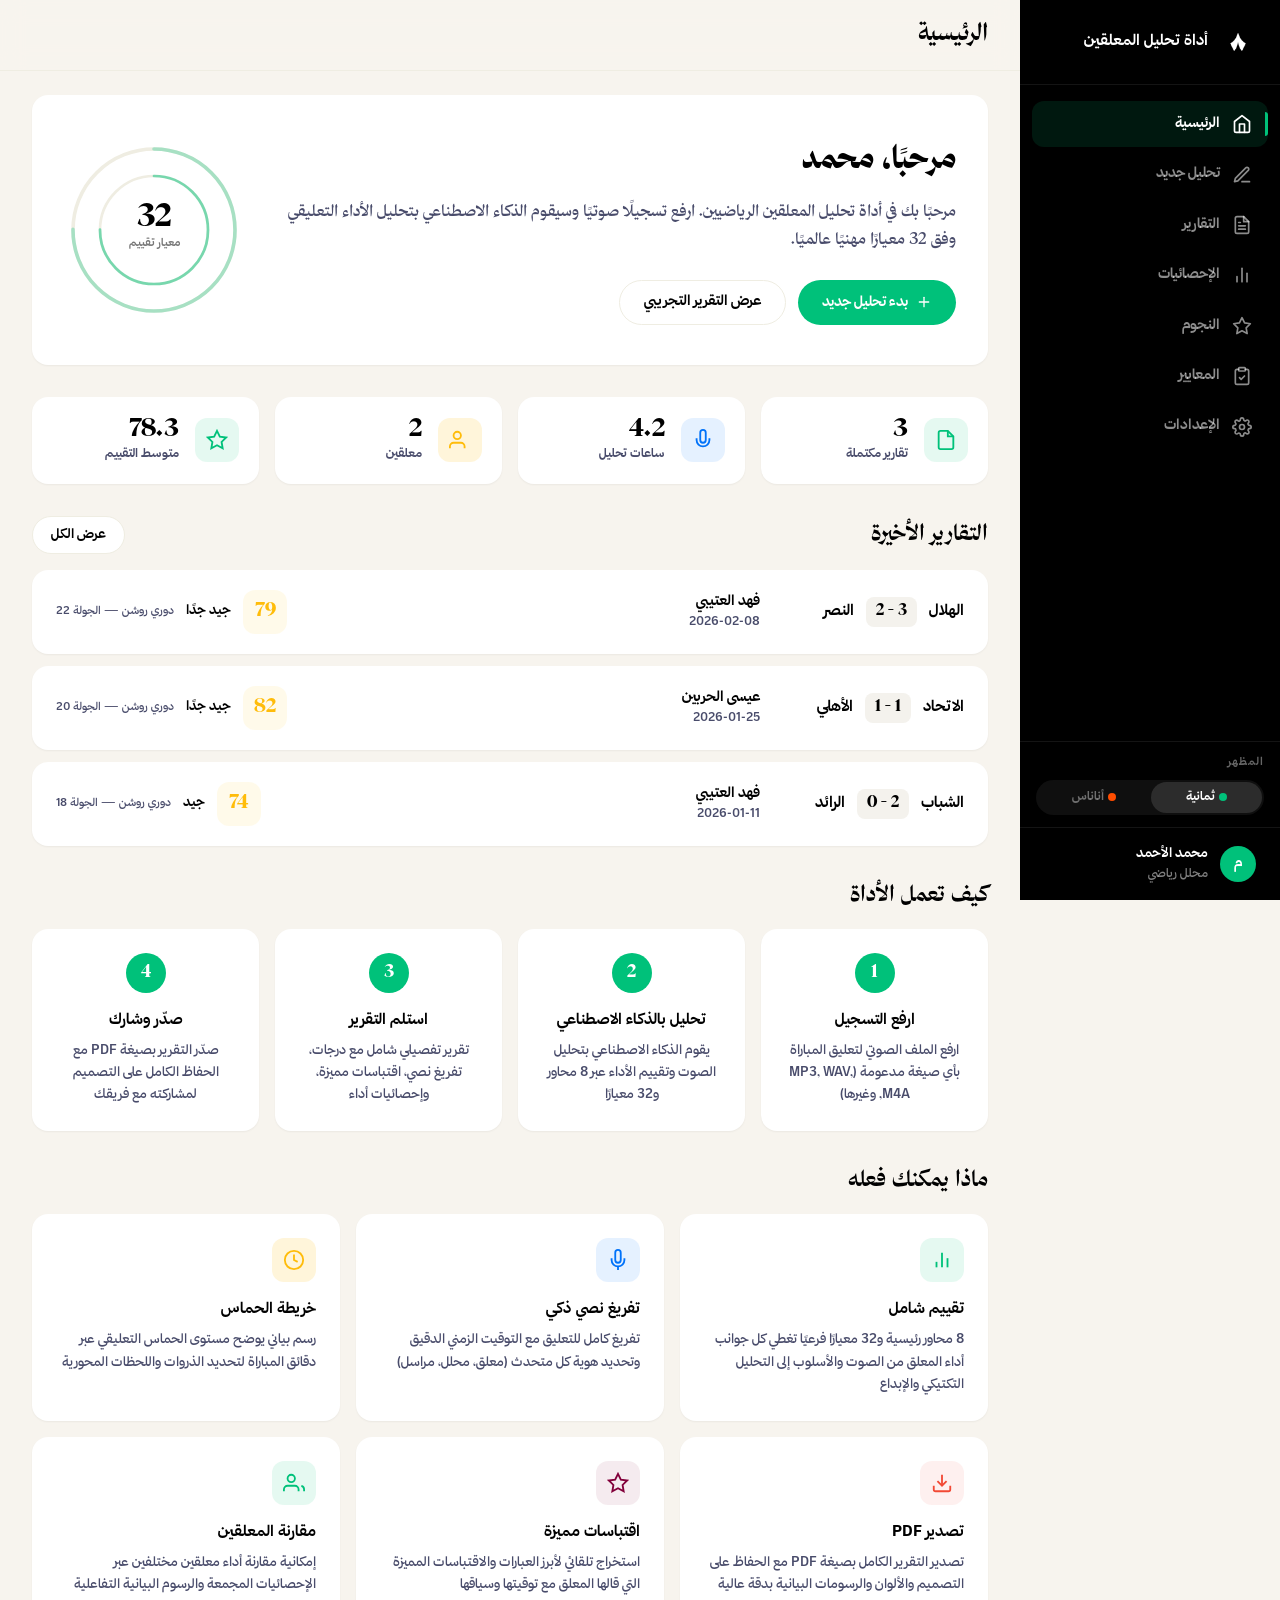
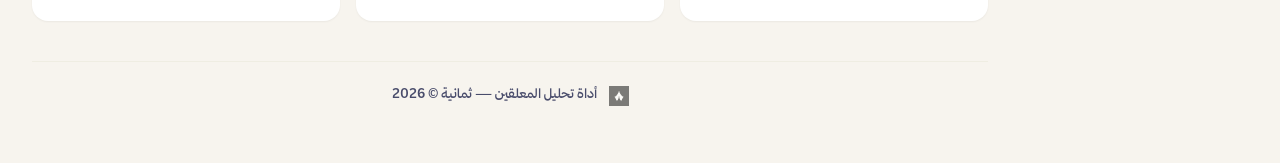
<file: index.html>
<!DOCTYPE html>
<html lang="ar" dir="rtl">
<head>
  <meta charset="UTF-8">
  <meta name="viewport" content="width=device-width, initial-scale=1.0">
  <title>أداة تحليل المعلقين — ثمانية</title>
  <link rel="icon" type="image/png" href="Usable/thamanyah.png">
  <link rel="stylesheet" href="styles.css">
</head>
<body>

  <!-- ═══════════ SIDEBAR ═══════════ -->
  <aside class="sidebar" id="sidebar">
    <div class="sidebar-header">
      <img src="Usable/thamanyah.png" alt="ثمانية" class="sidebar-logo">
      <span class="sidebar-brand">أداة تحليل المعلقين</span>
    </div>
    <nav class="sidebar-nav">
      <a href="#" class="nav-item active">
        <svg class="nav-icon" viewBox="0 0 24 24" fill="none" stroke="currentColor" stroke-width="2" stroke-linecap="round" stroke-linejoin="round"><path d="M3 9l9-7 9 7v11a2 2 0 0 1-2 2H5a2 2 0 0 1-2-2z"/><polyline points="9 22 9 12 15 12 15 22"/></svg>
        <span>الرئيسية</span>
      </a>
      <a href="#" class="nav-item">
        <svg class="nav-icon" viewBox="0 0 24 24" fill="none" stroke="currentColor" stroke-width="2" stroke-linecap="round" stroke-linejoin="round"><path d="M12 20h9"/><path d="M16.5 3.5a2.121 2.121 0 0 1 3 3L7 19l-4 1 1-4L16.5 3.5z"/></svg>
        <span>تحليل جديد</span>
      </a>
      <a href="#" class="nav-item">
        <svg class="nav-icon" viewBox="0 0 24 24" fill="none" stroke="currentColor" stroke-width="2" stroke-linecap="round" stroke-linejoin="round"><path d="M14 2H6a2 2 0 0 0-2 2v16a2 2 0 0 0 2 2h12a2 2 0 0 0 2-2V8z"/><polyline points="14 2 14 8 20 8"/><line x1="16" y1="13" x2="8" y2="13"/><line x1="16" y1="17" x2="8" y2="17"/><polyline points="10 9 9 9 8 9"/></svg>
        <span>التقارير</span>
      </a>
      <a href="#" class="nav-item">
        <svg class="nav-icon" viewBox="0 0 24 24" fill="none" stroke="currentColor" stroke-width="2" stroke-linecap="round" stroke-linejoin="round"><line x1="18" y1="20" x2="18" y2="10"/><line x1="12" y1="20" x2="12" y2="4"/><line x1="6" y1="20" x2="6" y2="14"/></svg>
        <span>الإحصائيات</span>
      </a>
      <a href="#" class="nav-item">
        <svg class="nav-icon" viewBox="0 0 24 24" fill="none" stroke="currentColor" stroke-width="2" stroke-linecap="round" stroke-linejoin="round"><polygon points="12 2 15.09 8.26 22 9.27 17 14.14 18.18 21.02 12 17.77 5.82 21.02 7 14.14 2 9.27 8.91 8.26 12 2"/></svg>
        <span>النجوم</span>
      </a>
      <a href="#" class="nav-item">
        <svg class="nav-icon" viewBox="0 0 24 24" fill="none" stroke="currentColor" stroke-width="2" stroke-linecap="round" stroke-linejoin="round"><path d="M16 4h2a2 2 0 0 1 2 2v14a2 2 0 0 1-2 2H6a2 2 0 0 1-2-2V6a2 2 0 0 1 2-2h2"/><rect x="8" y="2" width="8" height="4" rx="1" ry="1"/><path d="M9 14l2 2 4-4"/></svg>
        <span>المعايير</span>
      </a>
      <a href="#" class="nav-item">
        <svg class="nav-icon" viewBox="0 0 24 24" fill="none" stroke="currentColor" stroke-width="2" stroke-linecap="round" stroke-linejoin="round"><circle cx="12" cy="12" r="3"/><path d="M19.4 15a1.65 1.65 0 0 0 .33 1.82l.06.06a2 2 0 0 1 0 2.83 2 2 0 0 1-2.83 0l-.06-.06a1.65 1.65 0 0 0-1.82-.33 1.65 1.65 0 0 0-1 1.51V21a2 2 0 0 1-2 2 2 2 0 0 1-2-2v-.09A1.65 1.65 0 0 0 9 19.4a1.65 1.65 0 0 0-1.82.33l-.06.06a2 2 0 0 1-2.83 0 2 2 0 0 1 0-2.83l.06-.06A1.65 1.65 0 0 0 4.68 15a1.65 1.65 0 0 0-1.51-1H3a2 2 0 0 1-2-2 2 2 0 0 1 2-2h.09A1.65 1.65 0 0 0 4.6 9a1.65 1.65 0 0 0-.33-1.82l-.06-.06a2 2 0 0 1 0-2.83 2 2 0 0 1 2.83 0l.06.06A1.65 1.65 0 0 0 9 4.68a1.65 1.65 0 0 0 1-1.51V3a2 2 0 0 1 2-2 2 2 0 0 1 2 2v.09a1.65 1.65 0 0 0 1 1.51 1.65 1.65 0 0 0 1.82-.33l.06-.06a2 2 0 0 1 2.83 0 2 2 0 0 1 0 2.83l-.06.06a1.65 1.65 0 0 0-.33 1.82V9a1.65 1.65 0 0 0 1.51 1H21a2 2 0 0 1 2 2 2 2 0 0 1-2 2h-.09a1.65 1.65 0 0 0-1.51 1z"/></svg>
        <span>الإعدادات</span>
      </a>
    </nav>
    <!-- Theme Switcher -->
    <div class="sidebar-theme-switcher">
      <span class="theme-switcher-label">المظهر</span>
      <div class="theme-switcher-toggle" id="themeSwitcher" onclick="toggleTheme()">
        <div class="theme-option theme-option-thmanyah active" data-theme="thmanyah">
          <span class="theme-dot" style="background:#00C17A;"></span>
          <span>ثمانية</span>
        </div>
        <div class="theme-option theme-option-ananas" data-theme="ananas">
          <span class="theme-dot" style="background:#FF4D00;"></span>
          <span>أناناس</span>
        </div>
      </div>
    </div>
    <div class="sidebar-footer">
      <div class="sidebar-user">
        <div class="user-avatar">م</div>
        <div class="user-info">
          <span class="user-name">محمد الأحمد</span>
          <span class="user-role">محلل رياضي</span>
        </div>
      </div>
    </div>
  </aside>

  <!-- ═══════════ MAIN CONTENT ═══════════ -->
  <main class="main-content">
    <header class="top-bar">
      <button class="menu-toggle" id="menuToggle" aria-label="القائمة">
        <svg viewBox="0 0 24 24" fill="none" stroke="currentColor" stroke-width="2"><line x1="3" y1="12" x2="21" y2="12"/><line x1="3" y1="6" x2="21" y2="6"/><line x1="3" y1="18" x2="21" y2="18"/></svg>
      </button>
      <div class="top-bar-content">
        <h1 class="page-title" id="pageTitle">الرئيسية</h1>
        <div class="top-bar-actions" id="topBarActions" style="display:none;">
          <button class="btn btn-secondary btn-sm" id="exportExcelBtn" onclick="exportExcel()">
            <svg class="btn-icon" viewBox="0 0 24 24" fill="none" stroke="currentColor" stroke-width="2" stroke-linecap="round" stroke-linejoin="round"><rect x="3" y="3" width="18" height="18" rx="2"/><line x1="9" y1="3" x2="9" y2="21"/><line x1="3" y1="9" x2="21" y2="9"/><line x1="3" y1="15" x2="21" y2="15"/></svg>
            <span>تصدير Excel</span>
          </button>
          <button class="btn btn-secondary btn-sm" id="exportPdfBtn" onclick="exportPDF()">
            <svg class="btn-icon" viewBox="0 0 24 24" fill="none" stroke="currentColor" stroke-width="2" stroke-linecap="round" stroke-linejoin="round"><path d="M21 15v4a2 2 0 0 1-2 2H5a2 2 0 0 1-2-2v-4"/><polyline points="7 10 12 15 17 10"/><line x1="12" y1="15" x2="12" y2="3"/></svg>
            <span>تصدير PDF</span>
          </button>
          <button class="btn btn-primary btn-sm" onclick="startNewAnalysis()">
            <svg class="btn-icon" viewBox="0 0 24 24" fill="none" stroke="currentColor" stroke-width="2" stroke-linecap="round" stroke-linejoin="round"><line x1="12" y1="5" x2="12" y2="19"/><line x1="5" y1="12" x2="19" y2="12"/></svg>
            <span>تحليل جديد</span>
          </button>
        </div>
      </div>
    </header>

    <!-- ═══════════ VIEW: HOME / DASHBOARD ═══════════ -->
    <div class="view view-home view-active">
      <div class="content-scroll">
        <div class="dashboard-container">

          <!-- Welcome Hero -->
          <div class="dash-welcome">
            <div class="dash-welcome-text">
              <h2 class="dash-welcome-title">مرحبًا، محمد</h2>
              <p class="dash-welcome-desc">مرحبًا بك في أداة تحليل المعلقين الرياضيين. ارفع تسجيلًا صوتيًا وسيقوم الذكاء الاصطناعي بتحليل الأداء التعليقي وفق 32 معيارًا مهنيًا عالميًا.</p>
              <div class="dash-welcome-actions">
                <button class="btn btn-accent" onclick="navigateTo('upload')">
                  <svg class="btn-icon" viewBox="0 0 24 24" fill="none" stroke="currentColor" stroke-width="2" stroke-linecap="round" stroke-linejoin="round"><line x1="12" y1="5" x2="12" y2="19"/><line x1="5" y1="12" x2="19" y2="12"/></svg>
                  بدء تحليل جديد
                </button>
                <a href="dummy.html" class="btn btn-secondary">عرض التقرير التجريبي</a>
              </div>
            </div>
            <div class="dash-welcome-visual">
              <svg viewBox="0 0 200 200" fill="none">
                <circle cx="100" cy="100" r="90" stroke="#EFEDE2" stroke-width="4"/>
                <circle cx="100" cy="100" r="90" stroke="#00C17A" stroke-width="4" stroke-linecap="round" stroke-dasharray="565.48" stroke-dashoffset="141.37" transform="rotate(-90 100 100)" opacity="0.3"/>
                <circle cx="100" cy="100" r="60" stroke="#EFEDE2" stroke-width="3"/>
                <circle cx="100" cy="100" r="60" stroke="#00C17A" stroke-width="3" stroke-linecap="round" stroke-dasharray="376.99" stroke-dashoffset="94.25" transform="rotate(-90 100 100)" opacity="0.5"/>
                <text x="100" y="95" text-anchor="middle" font-size="36" font-weight="900" fill="#000" font-family="var(--font-display)">32</text>
                <text x="100" y="118" text-anchor="middle" font-size="12" font-weight="600" fill="#777" font-family="var(--font-ui)">معيار تقييم</text>
              </svg>
            </div>
          </div>

          <!-- Quick Stats Row -->
          <div class="dash-stats-row">
            <div class="dash-stat-card">
              <div class="dash-stat-icon" style="background:rgba(0,193,122,0.1);color:#00C17A;">
                <svg viewBox="0 0 24 24" fill="none" stroke="currentColor" stroke-width="2"><path d="M14 2H6a2 2 0 0 0-2 2v16a2 2 0 0 0 2 2h12a2 2 0 0 0 2-2V8z"/><polyline points="14 2 14 8 20 8"/></svg>
              </div>
              <div class="dash-stat-info">
                <span class="dash-stat-value">3</span>
                <span class="dash-stat-label">تقارير مكتملة</span>
              </div>
            </div>
            <div class="dash-stat-card">
              <div class="dash-stat-icon" style="background:rgba(0,114,249,0.1);color:#0072F9;">
                <svg viewBox="0 0 24 24" fill="none" stroke="currentColor" stroke-width="2"><path d="M12 1a3 3 0 0 0-3 3v8a3 3 0 0 0 6 0V4a3 3 0 0 0-3-3z"/><path d="M19 10v2a7 7 0 0 1-14 0v-2"/></svg>
              </div>
              <div class="dash-stat-info">
                <span class="dash-stat-value">4.2</span>
                <span class="dash-stat-label">ساعات تحليل</span>
              </div>
            </div>
            <div class="dash-stat-card">
              <div class="dash-stat-icon" style="background:rgba(255,188,10,0.15);color:#FFBC0A;">
                <svg viewBox="0 0 24 24" fill="none" stroke="currentColor" stroke-width="2"><path d="M17 21v-2a4 4 0 0 0-4-4H5a4 4 0 0 0-4 4v2"/><circle cx="9" cy="7" r="4"/></svg>
              </div>
              <div class="dash-stat-info">
                <span class="dash-stat-value">2</span>
                <span class="dash-stat-label">معلقين</span>
              </div>
            </div>
            <div class="dash-stat-card">
              <div class="dash-stat-icon" style="background:rgba(0,193,122,0.1);color:#00C17A;">
                <svg viewBox="0 0 24 24" fill="none" stroke="currentColor" stroke-width="2"><polygon points="12 2 15.09 8.26 22 9.27 17 14.14 18.18 21.02 12 17.77 5.82 21.02 7 14.14 2 9.27 8.91 8.26 12 2"/></svg>
              </div>
              <div class="dash-stat-info">
                <span class="dash-stat-value">78.3</span>
                <span class="dash-stat-label">متوسط التقييم</span>
              </div>
            </div>
          </div>

          <!-- Recent Reports -->
          <div class="dash-section">
            <div class="dash-section-header">
              <h3 class="dash-section-title">التقارير الأخيرة</h3>
              <button class="btn btn-secondary btn-sm" onclick="navigateTo('reports')">عرض الكل</button>
            </div>
            <div class="dash-reports-list" id="dashRecentReports"></div>
          </div>

          <!-- How It Works -->
          <div class="dash-section">
            <h3 class="dash-section-title">كيف تعمل الأداة</h3>
            <div class="dash-steps-grid">
              <div class="dash-step-card">
                <div class="dash-step-num">1</div>
                <h4 class="dash-step-title">ارفع التسجيل</h4>
                <p class="dash-step-desc">ارفع الملف الصوتي لتعليق المباراة بأي صيغة مدعومة (MP3, WAV, M4A, وغيرها)</p>
              </div>
              <div class="dash-step-card">
                <div class="dash-step-num">2</div>
                <h4 class="dash-step-title">تحليل بالذكاء الاصطناعي</h4>
                <p class="dash-step-desc">يقوم الذكاء الاصطناعي بتحليل الصوت وتقييم الأداء عبر 8 محاور و32 معيارًا</p>
              </div>
              <div class="dash-step-card">
                <div class="dash-step-num">3</div>
                <h4 class="dash-step-title">استلم التقرير</h4>
                <p class="dash-step-desc">تقرير تفصيلي شامل مع درجات، تفريغ نصي، اقتباسات مميزة، وإحصائيات أداء</p>
              </div>
              <div class="dash-step-card">
                <div class="dash-step-num">4</div>
                <h4 class="dash-step-title">صدّر وشارك</h4>
                <p class="dash-step-desc">صدّر التقرير بصيغة PDF مع الحفاظ الكامل على التصميم لمشاركته مع فريقك</p>
              </div>
            </div>
          </div>

          <!-- Feature Highlights -->
          <div class="dash-section">
            <h3 class="dash-section-title">ماذا يمكنك فعله</h3>
            <div class="dash-features-grid">
              <div class="dash-feature-card">
                <div class="dash-feature-icon" style="background:rgba(0,193,122,0.1);color:#00C17A;">
                  <svg viewBox="0 0 24 24" fill="none" stroke="currentColor" stroke-width="2"><line x1="18" y1="20" x2="18" y2="10"/><line x1="12" y1="20" x2="12" y2="4"/><line x1="6" y1="20" x2="6" y2="14"/></svg>
                </div>
                <h4>تقييم شامل</h4>
                <p>8 محاور رئيسية و32 معيارًا فرعيًا تغطي كل جوانب أداء المعلق من الصوت والأسلوب إلى التحليل التكتيكي والإبداع</p>
              </div>
              <div class="dash-feature-card">
                <div class="dash-feature-icon" style="background:rgba(0,114,249,0.1);color:#0072F9;">
                  <svg viewBox="0 0 24 24" fill="none" stroke="currentColor" stroke-width="2"><path d="M12 1a3 3 0 0 0-3 3v8a3 3 0 0 0 6 0V4a3 3 0 0 0-3-3z"/><path d="M19 10v2a7 7 0 0 1-14 0v-2"/><line x1="12" y1="19" x2="12" y2="23"/></svg>
                </div>
                <h4>تفريغ نصي ذكي</h4>
                <p>تفريغ كامل للتعليق مع التوقيت الزمني الدقيق وتحديد هوية كل متحدث (معلق، محلل، مراسل)</p>
              </div>
              <div class="dash-feature-card">
                <div class="dash-feature-icon" style="background:rgba(255,188,10,0.15);color:#FFBC0A;">
                  <svg viewBox="0 0 24 24" fill="none" stroke="currentColor" stroke-width="2"><circle cx="12" cy="12" r="10"/><polyline points="12 6 12 12 16 14"/></svg>
                </div>
                <h4>خريطة الحماس</h4>
                <p>رسم بياني يوضح مستوى الحماس التعليقي عبر دقائق المباراة لتحديد الذروات واللحظات المحورية</p>
              </div>
              <div class="dash-feature-card">
                <div class="dash-feature-icon" style="background:rgba(242,73,53,0.08);color:#F24935;">
                  <svg viewBox="0 0 24 24" fill="none" stroke="currentColor" stroke-width="2"><path d="M21 15v4a2 2 0 0 1-2 2H5a2 2 0 0 1-2-2v-4"/><polyline points="7 10 12 15 17 10"/><line x1="12" y1="15" x2="12" y2="3"/></svg>
                </div>
                <h4>تصدير PDF</h4>
                <p>تصدير التقرير الكامل بصيغة PDF مع الحفاظ على التصميم والألوان والرسومات البيانية بدقة عالية</p>
              </div>
              <div class="dash-feature-card">
                <div class="dash-feature-icon" style="background:rgba(130,0,58,0.08);color:#82003A;">
                  <svg viewBox="0 0 24 24" fill="none" stroke="currentColor" stroke-width="2"><polygon points="12 2 15.09 8.26 22 9.27 17 14.14 18.18 21.02 12 17.77 5.82 21.02 7 14.14 2 9.27 8.91 8.26 12 2"/></svg>
                </div>
                <h4>اقتباسات مميزة</h4>
                <p>استخراج تلقائي لأبرز العبارات والاقتباسات المميزة التي قالها المعلق مع توقيتها وسياقها</p>
              </div>
              <div class="dash-feature-card">
                <div class="dash-feature-icon" style="background:rgba(0,193,122,0.1);color:#00C17A;">
                  <svg viewBox="0 0 24 24" fill="none" stroke="currentColor" stroke-width="2"><path d="M17 21v-2a4 4 0 0 0-4-4H5a4 4 0 0 0-4 4v2"/><circle cx="9" cy="7" r="4"/><path d="M23 21v-2a4 4 0 0 0-3-3.87"/></svg>
                </div>
                <h4>مقارنة المعلقين</h4>
                <p>إمكانية مقارنة أداء معلقين مختلفين عبر الإحصائيات المجمعة والرسوم البيانية التفاعلية</p>
              </div>
            </div>
          </div>

        </div>

        <footer class="page-footer">
          <div class="footer-content">
            <img src="Usable/thamanyah.png" alt="ثمانية" class="footer-logo">
            <span class="footer-text">أداة تحليل المعلقين — ثمانية &copy; 2026</span>
          </div>
        </footer>
      </div>
    </div>

    <!-- ═══════════ VIEW: UPLOAD ═══════════ -->
    <div class="view view-upload">
      <div class="content-scroll">
        <div class="upload-container">
          <div class="upload-hero">
            <div class="upload-hero-icon">
              <svg viewBox="0 0 24 24" fill="none" stroke="currentColor" stroke-width="1.5" stroke-linecap="round" stroke-linejoin="round">
                <path d="M12 1a3 3 0 0 0-3 3v8a3 3 0 0 0 6 0V4a3 3 0 0 0-3-3z"/>
                <path d="M19 10v2a7 7 0 0 1-14 0v-2"/>
                <line x1="12" y1="19" x2="12" y2="23"/>
                <line x1="8" y1="23" x2="16" y2="23"/>
              </svg>
            </div>
            <h2 class="upload-hero-title">تحليل تعليق مباراة جديدة</h2>
            <p class="upload-hero-desc">ارفع التسجيل الصوتي للتعليق وسيقوم الذكاء الاصطناعي بتحليل الأداء وفق أعلى المعايير المهنية</p>
          </div>

          <div class="upload-drop-zone" id="dropZone">
            <div class="drop-zone-content">
              <div class="drop-zone-icon">
                <svg viewBox="0 0 24 24" fill="none" stroke="currentColor" stroke-width="2" stroke-linecap="round" stroke-linejoin="round">
                  <path d="M21 15v4a2 2 0 0 1-2 2H5a2 2 0 0 1-2-2v-4"/>
                  <polyline points="17 8 12 3 7 8"/>
                  <line x1="12" y1="3" x2="12" y2="15"/>
                </svg>
              </div>
              <p class="drop-zone-text">اسحب الملف الصوتي وأفلته هنا</p>
              <p class="drop-zone-or">أو</p>
              <button class="btn btn-primary" id="browseBtn">اختر ملفًا من جهازك</button>
              <input type="file" id="fileInput" accept="audio/*,.wav,.mp3,.ogg,.flac,.m4a,.aac,.aiff" hidden>
              <p class="drop-zone-formats">الصيغ المدعومة: WAV, MP3, OGG, FLAC, M4A, AAC, AIFF — الحد الأقصى: ٢٠٠ ميغابايت</p>
            </div>
          </div>

          <div id="fileInfo" style="display:none;"></div>

          <button class="btn btn-accent btn-lg" id="analyzeBtn" style="display:none;">
            <svg class="btn-icon" viewBox="0 0 24 24" fill="none" stroke="currentColor" stroke-width="2" stroke-linecap="round" stroke-linejoin="round"><polygon points="5 3 19 12 5 21 5 3"/></svg>
            بدء التحليل
          </button>
        </div>

        <footer class="page-footer">
          <div class="footer-content">
            <img src="Usable/thamanyah.png" alt="ثمانية" class="footer-logo">
            <span class="footer-text">أداة تحليل المعلقين — ثمانية &copy; ٢٠٢٦</span>
          </div>
        </footer>
      </div>
    </div>

    <!-- ═══════════ VIEW: LOADING ═══════════ -->
    <div class="view view-loading">
      <div class="content-scroll">
        <div class="loading-container">
          <div class="loading-visual">
            <div class="loading-pulse-ring"></div>
            <div class="loading-icon">
              <svg viewBox="0 0 24 24" fill="none" stroke="currentColor" stroke-width="2" stroke-linecap="round" stroke-linejoin="round">
                <path d="M12 1a3 3 0 0 0-3 3v8a3 3 0 0 0 6 0V4a3 3 0 0 0-3-3z"/>
                <path d="M19 10v2a7 7 0 0 1-14 0v-2"/>
                <line x1="12" y1="19" x2="12" y2="23"/>
                <line x1="8" y1="23" x2="16" y2="23"/>
              </svg>
            </div>
          </div>

          <div class="loading-timer-display">
            <span id="loadingTimer">٠:٠٠</span>
          </div>

          <p class="loading-message" id="loadingMessage">جارٍ تجهيز الملف الصوتي...</p>

          <div class="loading-progress-bar">
            <div class="loading-progress-fill" id="loadingProgressFill"></div>
          </div>

          <div class="loading-steps" id="loadingSteps">
            <div class="loading-step active">
              <div class="step-dot"></div>
              <span class="step-label">تجهيز الملف</span>
            </div>
            <div class="loading-step">
              <div class="step-dot"></div>
              <span class="step-label">الإرسال</span>
            </div>
            <div class="loading-step">
              <div class="step-dot"></div>
              <span class="step-label">التحليل</span>
            </div>
            <div class="loading-step">
              <div class="step-dot"></div>
              <span class="step-label">إنشاء التقرير</span>
            </div>
          </div>

          <button class="btn btn-secondary" onclick="cancelAnalysis()">إلغاء</button>
        </div>
      </div>
    </div>

    <!-- ═══════════ VIEW: REPORT ═══════════ -->
    <div class="view view-report">
      <div class="content-scroll">
        <div class="report-content">

          <!-- Match Banner -->
          <section class="match-banner">
            <div class="match-banner-inner">
              <div class="match-teams">
                <div class="team">
                  <div class="team-badge team-a" id="rTeamABadge"></div>
                  <span class="team-name" id="rTeamAName"></span>
                </div>
                <div class="match-score-display">
                  <span class="match-result" id="rMatchScore"></span>
                  <span class="match-label" id="rMatchLabel"></span>
                  <span class="match-date" id="rMatchDate"></span>
                </div>
                <div class="team">
                  <div class="team-badge team-b" id="rTeamBBadge"></div>
                  <span class="team-name" id="rTeamBName"></span>
                </div>
              </div>
              <div class="commentator-info">
                <div class="commentator-avatar" id="rCommentatorAvatar"></div>
                <div class="commentator-details">
                  <span class="commentator-label">المعلق</span>
                  <span class="commentator-name" id="rCommentatorName"></span>
                  <span class="commentator-channel" id="rCommentatorChannel"></span>
                </div>
              </div>
            </div>
          </section>

          <!-- Video Link -->
          <section class="video-link-section" id="rVideoSection" style="display:none;">
            <div class="card video-link-card">
              <div class="video-link-inner">
                <div class="video-link-icon">
                  <svg viewBox="0 0 24 24" fill="none" stroke="currentColor" stroke-width="2" stroke-linecap="round" stroke-linejoin="round"><polygon points="23 7 16 12 23 17 23 7"/><rect x="1" y="5" width="15" height="14" rx="2" ry="2"/></svg>
                </div>
                <div class="video-link-info">
                  <span class="video-link-label">رابط الفيديو — مستورد من Mimir</span>
                  <a class="video-link-url" id="rVideoUrl" href="#" target="_blank" rel="noopener"></a>
                </div>
                <a class="btn btn-primary btn-sm" id="rVideoBtn" href="#" target="_blank" rel="noopener">
                  <svg class="btn-icon" viewBox="0 0 24 24" fill="none" stroke="currentColor" stroke-width="2"><polygon points="5 3 19 12 5 21 5 3"/></svg>
                  مشاهدة
                </a>
              </div>
            </div>
          </section>

          <!-- Overall Score -->
          <section class="score-hero">
            <div class="score-hero-main">
              <div class="score-ring-container">
                <svg class="score-ring" viewBox="0 0 160 160">
                  <circle class="score-ring-bg" cx="80" cy="80" r="70" fill="none" stroke="#EFEDE2" stroke-width="10"/>
                  <circle class="score-ring-fill" cx="80" cy="80" r="70" fill="none" stroke="#00C17A" stroke-width="10" stroke-linecap="round"
                    stroke-dasharray="439.82" stroke-dashoffset="439.82" transform="rotate(-90 80 80)"/>
                </svg>
                <div class="score-ring-value">
                  <span class="score-number" id="rOverallScore">٠</span>
                  <span class="score-max">/ ١٠٠</span>
                </div>
              </div>
              <div class="score-hero-text">
                <h2 class="score-hero-title">التقييم العام</h2>
                <p class="score-hero-desc" id="rOverallSummary"></p>
                <div class="score-tags" id="rOverallTags"></div>
              </div>
            </div>
          </section>

          <!-- Category Cards (dynamically populated) -->
          <section class="category-cards" id="rCategoryCards"></section>

          <!-- Performance Statistics -->
          <section class="stats-section">
            <div class="card stats-card">
              <h2 class="card-title">احصائيات الأداء</h2>
              <div class="stats-grid" id="rPerformanceStats"></div>
            </div>
          </section>

          <!-- Detailed Breakdown -->
          <section class="detail-section">
            <div class="card detail-card">
              <div class="card-header">
                <h2 class="card-title">التحليل التفصيلي</h2>
                <div class="card-tabs">
                  <button class="tab active">جميع المعايير</button>
                  <button class="tab">نقاط القوة</button>
                  <button class="tab">يحتاج تحسين</button>
                </div>
              </div>
              <div class="criteria-list" id="rCriteriaList"></div>
            </div>
          </section>

          <!-- Radar Chart + Excitement Timeline -->
          <section class="two-col-section">
            <div class="card radar-card">
              <h2 class="card-title">مخطط الأداء</h2>
              <div class="radar-container" id="rRadarChart"></div>
            </div>
            <div class="card excitement-card" id="rExcitementSection">
              <h2 class="card-title">خريطة الحماس</h2>
              <p class="card-subtitle">مستوى الحماس التعليقي عبر دقائق المباراة</p>
              <div class="excitement-bars" id="rExcitementBars"></div>
            </div>
          </section>

          <!-- Notable Quotes -->
          <section id="rQuotesSection">
            <div class="card quotes-card">
              <h2 class="card-title">اقتباسات مميزة</h2>
              <div class="quotes-grid" id="rNotableQuotes"></div>
            </div>
          </section>

          <!-- Transcription -->
          <section class="transcription-section" id="rTranscriptionSection" style="display:none;">
            <div class="card transcription-card">
              <div class="card-header">
                <h2 class="card-title">التفريغ النصي الكامل</h2>
                <button class="btn btn-secondary btn-sm" id="transcriptionToggle" onclick="toggleTranscription()">عرض الكل</button>
              </div>
              <div class="transcription-content" id="rTranscriptionContent">
                <div class="transcription-list" id="rTranscriptionList"></div>
              </div>
            </div>
          </section>

          <!-- Key Moments + Side Column -->
          <section class="two-col-section">
            <div class="card moments-card">
              <h2 class="card-title">اللحظات المحورية</h2>
              <div class="moments-list" id="rMomentsList"></div>
            </div>
            <div class="side-col">
              <div class="card strengths-card">
                <h2 class="card-title">نقاط القوة</h2>
                <ul class="strengths-list" id="rStrengthsList"></ul>
              </div>
              <div class="card improvements-card">
                <h2 class="card-title">مجالات التحسين</h2>
                <ul class="improvements-list" id="rImprovementsList"></ul>
              </div>
            </div>
          </section>

          <!-- Footer -->
          <footer class="page-footer">
            <div class="footer-content">
              <img src="Usable/thamanyah.png" alt="ثمانية" class="footer-logo">
              <span class="footer-text">أداة تحليل المعلقين — ثمانية &copy; ٢٠٢٦</span>
            </div>
          </footer>

        </div>
      </div>
    </div>

    <!-- ═══════════ VIEW: REPORTS LIST ═══════════ -->
    <div class="view view-reports">
      <div class="content-scroll">
        <div class="reports-container">

          <div class="reports-header">
            <div class="reports-header-text">
              <h2 class="reports-title">جميع التقارير</h2>
              <p class="reports-subtitle">جميع تقارير تحليل المعلقين السابقة. يمكنك إعادة فتح أي تقرير أو تصديره بصيغة PDF.</p>
            </div>
            <button class="btn btn-accent" onclick="navigateTo('upload')">
              <svg class="btn-icon" viewBox="0 0 24 24" fill="none" stroke="currentColor" stroke-width="2"><line x1="12" y1="5" x2="12" y2="19"/><line x1="5" y1="12" x2="19" y2="12"/></svg>
              تحليل جديد
            </button>
          </div>

          <!-- Filter Bar -->
          <div class="reports-filter-bar">
            <div class="reports-search">
              <svg class="reports-search-icon" viewBox="0 0 24 24" fill="none" stroke="currentColor" stroke-width="2"><circle cx="11" cy="11" r="8"/><line x1="21" y1="21" x2="16.65" y2="16.65"/></svg>
              <input type="text" class="reports-search-input" placeholder="ابحث بالمعلق أو الفريق أو القناة..." id="reportsSearchInput">
            </div>
            <div class="reports-filter-group">
              <select class="reports-select" id="reportsRoleFilter">
                <option value="all">جميع الأدوار</option>
                <option value="معلق">معلق</option>
                <option value="مقدم">مقدم</option>
                <option value="مراسل">مراسل</option>
                <option value="محلل">محلل</option>
              </select>
              <select class="reports-select" id="reportsScoreFilter">
                <option value="all">جميع التقييمات</option>
                <option value="90-100">ممتاز (90-100)</option>
                <option value="80-89">جيد جدًا (80-89)</option>
                <option value="70-79">جيد (70-79)</option>
                <option value="60-69">مقبول (60-69)</option>
                <option value="0-59">يحتاج تحسين (أقل من 60)</option>
              </select>
              <select class="reports-select" id="reportsDateFilter">
                <option value="all">جميع الفترات</option>
                <option value="7">آخر أسبوع</option>
                <option value="30">آخر شهر</option>
                <option value="90">آخر 3 أشهر</option>
                <option value="180">آخر 6 أشهر</option>
              </select>
              <select class="reports-select" id="reportsSortSelect">
                <option value="date-desc">الأحدث أولًا</option>
                <option value="date-asc">الأقدم أولًا</option>
                <option value="score-desc">الأعلى تقييمًا</option>
                <option value="score-asc">الأقل تقييمًا</option>
              </select>
            </div>
          </div>

          <!-- Bulk Export Bar -->
          <div class="reports-export-bar">
            <span class="reports-export-label">تصدير التقارير المعروضة:</span>
            <button class="btn btn-secondary btn-sm" onclick="exportFilteredReportsPDF()">
              <svg class="btn-icon" viewBox="0 0 24 24" fill="none" stroke="currentColor" stroke-width="2"><path d="M21 15v4a2 2 0 0 1-2 2H5a2 2 0 0 1-2-2v-4"/><polyline points="7 10 12 15 17 10"/><line x1="12" y1="15" x2="12" y2="3"/></svg>
              PDF
            </button>
            <button class="btn btn-secondary btn-sm" onclick="exportFilteredReportsExcel()">
              <svg class="btn-icon" viewBox="0 0 24 24" fill="none" stroke="currentColor" stroke-width="2"><rect x="3" y="3" width="18" height="18" rx="2"/><line x1="9" y1="3" x2="9" y2="21"/><line x1="3" y1="9" x2="21" y2="9"/></svg>
              Excel
            </button>
          </div>

          <!-- Reports Grid -->
          <div class="reports-grid" id="reportsGrid"></div>

          <!-- Demo Report Link -->
          <div class="reports-demo-banner">
            <div class="reports-demo-text">
              <h4>التقرير التجريبي</h4>
              <p>شاهد مثالًا كاملًا لتقرير تحليل المعلق فهد العتيبي في مباراة الهلال والنصر مع كل الميزات والرسوم البيانية</p>
            </div>
            <a href="dummy.html" class="btn btn-primary btn-sm">عرض التقرير التجريبي</a>
          </div>

        </div>

        <footer class="page-footer">
          <div class="footer-content">
            <img src="Usable/thamanyah.png" alt="ثمانية" class="footer-logo">
            <span class="footer-text">أداة تحليل المعلقين — ثمانية &copy; 2026</span>
          </div>
        </footer>
      </div>
    </div>

    <!-- ═══════════ VIEW: STATISTICS ═══════════ -->
    <div class="view view-statistics">
      <div class="content-scroll">
        <div class="stats-page-container">

          <div class="stats-page-header">
            <h2 class="stats-page-title">الإحصائيات والتحليلات</h2>
            <p class="stats-page-subtitle">نظرة شاملة على إحصائيات أداء المعلقين المحللين عبر جميع التقارير. يمكنك تتبع التطور واكتشاف الأنماط ومقارنة الأداء.</p>
          </div>

          <!-- Summary Cards -->
          <div class="stats-page-summary">
            <div class="stats-page-sum-card">
              <span class="stats-page-sum-value" data-count-target="3">0</span>
              <span class="stats-page-sum-label">تقارير مكتملة</span>
              <div class="stats-page-sum-trend up">+2 هذا الشهر</div>
            </div>
            <div class="stats-page-sum-card">
              <span class="stats-page-sum-value" data-count-target="78">0</span>
              <span class="stats-page-sum-label">متوسط التقييم العام</span>
              <div class="stats-page-sum-trend up">+3.2 عن الشهر السابق</div>
            </div>
            <div class="stats-page-sum-card">
              <span class="stats-page-sum-value" data-count-target="2">0</span>
              <span class="stats-page-sum-label">معلقين محللين</span>
              <div class="stats-page-sum-trend neutral">بدون تغيير</div>
            </div>
            <div class="stats-page-sum-card">
              <span class="stats-page-sum-value" data-count-target="85">0</span>
              <span class="stats-page-sum-label">أعلى تقييم</span>
              <div class="stats-page-sum-trend up">فهد العتيبي — تغطية الأحداث</div>
            </div>
          </div>

          <!-- Average Scores by Category -->
          <div class="card stats-page-card">
            <h3 class="card-title">متوسط الدرجات حسب المحور</h3>
            <p class="stats-page-card-desc">متوسط درجات جميع المعلقين المحللين في كل محور من محاور التقييم الثمانية</p>
            <div class="stats-page-bars" id="statsCategoryBars"></div>
          </div>

          <!-- Commentator Comparison -->
          <div class="stats-page-two-col">
            <div class="card stats-page-card">
              <h3 class="card-title">مقارنة المعلقين</h3>
              <p class="stats-page-card-desc">مقارنة بين متوسط درجات المعلقين المحللين في كل محور</p>
              <div class="stats-page-comparison" id="statsComparison"></div>
            </div>
            <div class="card stats-page-card">
              <h3 class="card-title">توزيع الدرجات</h3>
              <p class="stats-page-card-desc">توزيع درجات المعايير الفرعية عبر جميع التقارير</p>
              <div class="stats-page-distribution" id="statsDistribution"></div>
            </div>
          </div>

          <!-- Top Strengths & Areas for Improvement -->
          <div class="stats-page-two-col">
            <div class="card stats-page-card">
              <h3 class="card-title">أبرز نقاط القوة المشتركة</h3>
              <div class="stats-page-list" id="statsTopStrengths"></div>
            </div>
            <div class="card stats-page-card">
              <h3 class="card-title">أبرز مجالات التحسين المشتركة</h3>
              <div class="stats-page-list" id="statsTopImprovements"></div>
            </div>
          </div>

          <!-- Performance Trends -->
          <div class="card stats-page-card">
            <h3 class="card-title">اتجاه الأداء عبر الوقت</h3>
            <p class="stats-page-card-desc">تطور متوسط التقييم العام عبر التقارير الأخيرة</p>
            <div class="stats-page-trend-chart" id="statsTrendChart"></div>
          </div>

          <!-- Interesting Facts -->
          <div class="card stats-page-card">
            <h3 class="card-title">حقائق مثيرة</h3>
            <div class="stats-page-facts" id="statsFacts"></div>
          </div>

        </div>

        <footer class="page-footer">
          <div class="footer-content">
            <img src="Usable/thamanyah.png" alt="ثمانية" class="footer-logo">
            <span class="footer-text">أداة تحليل المعلقين — ثمانية &copy; 2026</span>
          </div>
        </footer>
      </div>
    </div>

    <!-- ═══════════ VIEW: SETTINGS ═══════════ -->
    <div class="view view-settings">
      <div class="content-scroll">
        <div class="settings-container">

          <div class="settings-header">
            <h2 class="settings-title">الإعدادات</h2>
            <p class="settings-subtitle">تخصيص إعدادات الأداة وتفضيلات التقارير</p>
          </div>

          <!-- General Settings -->
          <div class="card settings-card">
            <div class="settings-card-header">
              <div class="settings-card-icon" style="background:rgba(0,193,122,0.1);color:#00C17A;">
                <svg viewBox="0 0 24 24" fill="none" stroke="currentColor" stroke-width="2" stroke-linecap="round" stroke-linejoin="round"><circle cx="12" cy="12" r="3"/><path d="M19.4 15a1.65 1.65 0 0 0 .33 1.82l.06.06a2 2 0 0 1 0 2.83 2 2 0 0 1-2.83 0l-.06-.06a1.65 1.65 0 0 0-1.82-.33 1.65 1.65 0 0 0-1 1.51V21a2 2 0 0 1-4 0v-.09A1.65 1.65 0 0 0 9 19.4a1.65 1.65 0 0 0-1.82.33l-.06.06a2 2 0 0 1-2.83 0 2 2 0 0 1 0-2.83l.06-.06A1.65 1.65 0 0 0 4.68 15a1.65 1.65 0 0 0-1.51-1H3a2 2 0 0 1 0-4h.09A1.65 1.65 0 0 0 4.6 9a1.65 1.65 0 0 0-.33-1.82l-.06-.06a2 2 0 0 1 0-2.83 2 2 0 0 1 2.83 0l.06.06A1.65 1.65 0 0 0 9 4.68a1.65 1.65 0 0 0 1-1.51V3a2 2 0 0 1 4 0v.09a1.65 1.65 0 0 0 1 1.51 1.65 1.65 0 0 0 1.82-.33l.06-.06a2 2 0 0 1 2.83 0 2 2 0 0 1 0 2.83l-.06.06a1.65 1.65 0 0 0-.33 1.82V9a1.65 1.65 0 0 0 1.51 1H21a2 2 0 0 1 0 4h-.09a1.65 1.65 0 0 0-1.51 1z"/></svg>
              </div>
              <div>
                <h3 class="settings-card-title">إعدادات عامة</h3>
                <p class="settings-card-desc">إعدادات التحليل العامة</p>
              </div>
            </div>
            <div class="settings-fields">
              <div class="settings-field">
                <label class="settings-label">الحد الأقصى لحجم الملف (ميغابايت)</label>
                <input type="number" class="settings-input settings-input-sm" id="settingsMaxSize" value="200" min="10" max="500">
                <span class="settings-hint">الحد الأقصى المسموح لحجم الملف الصوتي المرفوع</span>
              </div>
            </div>
          </div>

          <!-- Report Settings -->
          <div class="card settings-card">
            <div class="settings-card-header">
              <div class="settings-card-icon" style="background:rgba(0,114,249,0.1);color:#0072F9;">
                <svg viewBox="0 0 24 24" fill="none" stroke="currentColor" stroke-width="2" stroke-linecap="round" stroke-linejoin="round"><path d="M14 2H6a2 2 0 0 0-2 2v16a2 2 0 0 0 2 2h12a2 2 0 0 0 2-2V8z"/><polyline points="14 2 14 8 20 8"/><line x1="16" y1="13" x2="8" y2="13"/><line x1="16" y1="17" x2="8" y2="17"/></svg>
              </div>
              <div>
                <h3 class="settings-card-title">إعدادات التقارير</h3>
                <p class="settings-card-desc">تخصيص محتوى التقارير ومظهرها</p>
              </div>
            </div>
            <div class="settings-fields">
              <div class="settings-field">
                <label class="settings-label">عدد المحاور الرئيسية</label>
                <select class="settings-select" id="settingsCategories">
                  <option value="6">6 محاور (أساسي)</option>
                  <option value="8" selected>8 محاور (شامل — موصى به)</option>
                </select>
                <span class="settings-hint">عدد محاور التقييم الرئيسية في التقرير. النسخة الشاملة تتضمن المعرفة الرياضية والإبداع والتميز</span>
              </div>
              <div class="settings-toggles">
                <div class="settings-toggle-row">
                  <div class="settings-toggle-info">
                    <span class="settings-toggle-label">التفريغ النصي</span>
                    <span class="settings-toggle-desc">تضمين التفريغ الكامل مع التوقيت في التقرير</span>
                  </div>
                  <label class="settings-switch"><input type="checkbox" id="settingsTranscription" checked><span class="settings-slider"></span></label>
                </div>
                <div class="settings-toggle-row">
                  <div class="settings-toggle-info">
                    <span class="settings-toggle-label">خريطة الحماس</span>
                    <span class="settings-toggle-desc">رسم بياني لمستوى الحماس عبر المباراة</span>
                  </div>
                  <label class="settings-switch"><input type="checkbox" id="settingsExcitement" checked><span class="settings-slider"></span></label>
                </div>
                <div class="settings-toggle-row">
                  <div class="settings-toggle-info">
                    <span class="settings-toggle-label">الاقتباسات المميزة</span>
                    <span class="settings-toggle-desc">استخراج أبرز عبارات المعلق مع السياق</span>
                  </div>
                  <label class="settings-switch"><input type="checkbox" id="settingsQuotes" checked><span class="settings-slider"></span></label>
                </div>
                <div class="settings-toggle-row">
                  <div class="settings-toggle-info">
                    <span class="settings-toggle-label">إحصائيات الأداء</span>
                    <span class="settings-toggle-desc">عدد الكلمات، نسبة الصمت، المفردات الفريدة، إلخ</span>
                  </div>
                  <label class="settings-switch"><input type="checkbox" id="settingsPerformance" checked><span class="settings-slider"></span></label>
                </div>
                <div class="settings-toggle-row">
                  <div class="settings-toggle-info">
                    <span class="settings-toggle-label">مخطط الأداء الشعاعي</span>
                    <span class="settings-toggle-desc">رسم بياني شعاعي يوضح مستوى كل محور</span>
                  </div>
                  <label class="settings-switch"><input type="checkbox" id="settingsRadar" checked><span class="settings-slider"></span></label>
                </div>
              </div>
            </div>
          </div>

          <!-- PDF Export Settings -->
          <div class="card settings-card">
            <div class="settings-card-header">
              <div class="settings-card-icon" style="background:rgba(242,73,53,0.08);color:#F24935;">
                <svg viewBox="0 0 24 24" fill="none" stroke="currentColor" stroke-width="2" stroke-linecap="round" stroke-linejoin="round"><path d="M21 15v4a2 2 0 0 1-2 2H5a2 2 0 0 1-2-2v-4"/><polyline points="7 10 12 15 17 10"/><line x1="12" y1="15" x2="12" y2="3"/></svg>
              </div>
              <div>
                <h3 class="settings-card-title">إعدادات التصدير</h3>
                <p class="settings-card-desc">تخصيص إعدادات تصدير التقرير بصيغة PDF</p>
              </div>
            </div>
            <div class="settings-fields">
              <div class="settings-field">
                <label class="settings-label">حجم الصفحة</label>
                <select class="settings-select" id="settingsPageSize">
                  <option value="a4" selected>A4 (210 × 297 مم)</option>
                  <option value="letter">Letter (216 × 279 مم)</option>
                </select>
              </div>
              <div class="settings-field">
                <label class="settings-label">جودة الصور</label>
                <select class="settings-select" id="settingsImageQuality">
                  <option value="0.8">عادية (ملف أصغر)</option>
                  <option value="0.95" selected>عالية (موصى به)</option>
                  <option value="1">قصوى (ملف أكبر)</option>
                </select>
              </div>
              <div class="settings-toggles">
                <div class="settings-toggle-row">
                  <div class="settings-toggle-info">
                    <span class="settings-toggle-label">تضمين التفريغ النصي في PDF</span>
                    <span class="settings-toggle-desc">تضمين النص الكامل للتفريغ (يزيد عدد الصفحات)</span>
                  </div>
                  <label class="settings-switch"><input type="checkbox" id="settingsPdfTranscription"><span class="settings-slider"></span></label>
                </div>
              </div>
            </div>
          </div>

          <!-- User Profile -->
          <div class="card settings-card">
            <div class="settings-card-header">
              <div class="settings-card-icon" style="background:rgba(255,188,10,0.15);color:#FFBC0A;">
                <svg viewBox="0 0 24 24" fill="none" stroke="currentColor" stroke-width="2" stroke-linecap="round" stroke-linejoin="round"><path d="M20 21v-2a4 4 0 0 0-4-4H8a4 4 0 0 0-4 4v2"/><circle cx="12" cy="7" r="4"/></svg>
              </div>
              <div>
                <h3 class="settings-card-title">الملف الشخصي</h3>
                <p class="settings-card-desc">معلوماتك الشخصية التي تظهر في الشريط الجانبي</p>
              </div>
            </div>
            <div class="settings-fields">
              <div class="settings-field">
                <label class="settings-label">الاسم</label>
                <input type="text" class="settings-input" id="settingsUserName" value="محمد الأحمد">
              </div>
              <div class="settings-field">
                <label class="settings-label">الدور الوظيفي</label>
                <input type="text" class="settings-input" id="settingsUserRole" value="محلل رياضي">
              </div>
            </div>
          </div>

          <!-- About Section -->
          <div class="card settings-card settings-about">
            <div class="settings-about-logo">
              <img src="Usable/thamanyah.png" alt="ثمانية" class="settings-about-img">
            </div>
            <h3 class="settings-about-title">أداة تحليل المعلقين</h3>
            <p class="settings-about-version">الإصدار 1.0.0</p>
            <p class="settings-about-desc">أداة متقدمة لتحليل وتقييم أداء المعلقين الرياضيين باستخدام الذكاء الاصطناعي. مبنية بواسطة فريق ثمانية.</p>
            <div class="settings-about-tech">
              <span class="tag tag-green">ذكاء اصطناعي</span>
              <span class="tag tag-blue">تحليل صوتي</span>
              <span class="tag tag-amber">تصدير PDF</span>
            </div>
          </div>

          <!-- Save Button -->
          <div class="settings-actions">
            <button class="btn btn-accent btn-lg" id="saveSettingsBtn" onclick="saveSettings()">
              <svg class="btn-icon" viewBox="0 0 24 24" fill="none" stroke="currentColor" stroke-width="2" stroke-linecap="round" stroke-linejoin="round"><path d="M19 21H5a2 2 0 0 1-2-2V5a2 2 0 0 1 2-2h11l5 5v11a2 2 0 0 1-2 2z"/><polyline points="17 21 17 13 7 13 7 21"/><polyline points="7 3 7 8 15 8"/></svg>
              حفظ الإعدادات
            </button>
            <button class="btn btn-secondary btn-lg" onclick="resetSettings()">إعادة تعيين</button>
          </div>

        </div>

        <footer class="page-footer">
          <div class="footer-content">
            <img src="Usable/thamanyah.png" alt="ثمانية" class="footer-logo">
            <span class="footer-text">أداة تحليل المعلقين — ثمانية &copy; 2026</span>
          </div>
        </footer>
      </div>
    </div>

    <!-- ═══════════ VIEW: STARS (النجوم) ═══════════ -->
    <div class="view view-stars">
      <div class="content-scroll">
        <div class="stars-container">

          <div class="stars-header">
            <div class="stars-header-text">
              <h2 class="stars-title">تقارير النجوم</h2>
              <p class="stars-subtitle">تقرير شامل لأداء كل نجم خلال آخر 3 أشهر مع مسار التطور الزمني. البيانات مستوردة من Mimir.</p>
            </div>
            <div class="stars-header-actions">
              <button class="btn btn-secondary btn-sm" onclick="exportStarsExcel()">
                <svg class="btn-icon" viewBox="0 0 24 24" fill="none" stroke="currentColor" stroke-width="2"><rect x="3" y="3" width="18" height="18" rx="2"/><line x1="9" y1="3" x2="9" y2="21"/><line x1="3" y1="9" x2="21" y2="9"/></svg>
                تصدير Excel
              </button>
              <button class="btn btn-secondary btn-sm" onclick="exportStarsPDF()">
                <svg class="btn-icon" viewBox="0 0 24 24" fill="none" stroke="currentColor" stroke-width="2"><path d="M21 15v4a2 2 0 0 1-2 2H5a2 2 0 0 1-2-2v-4"/><polyline points="7 10 12 15 17 10"/><line x1="12" y1="15" x2="12" y2="3"/></svg>
                تصدير PDF
              </button>
            </div>
          </div>

          <!-- Star Filter Bar -->
          <div class="reports-filter-bar">
            <div class="reports-search">
              <svg class="reports-search-icon" viewBox="0 0 24 24" fill="none" stroke="currentColor" stroke-width="2"><circle cx="11" cy="11" r="8"/><line x1="21" y1="21" x2="16.65" y2="16.65"/></svg>
              <input type="text" class="reports-search-input" placeholder="ابحث بالاسم..." id="starsSearchInput">
            </div>
            <div class="reports-filter-group">
              <select class="reports-select" id="starsRoleFilter">
                <option value="all">جميع الأدوار</option>
                <option value="معلق">معلق</option>
                <option value="مقدم">مقدم</option>
                <option value="مراسل">مراسل</option>
                <option value="محلل">محلل</option>
              </select>
              <select class="reports-select" id="starsTrendFilter">
                <option value="all">جميع الاتجاهات</option>
                <option value="improving">يتحسن</option>
                <option value="stable">مستقر</option>
                <option value="declining">يتراجع</option>
              </select>
            </div>
          </div>

          <!-- Stars Grid -->
          <div class="stars-grid" id="starsGrid"></div>

        </div>
        <footer class="page-footer">
          <div class="footer-content">
            <img src="Usable/thamanyah.png" alt="ثمانية" class="footer-logo">
            <span class="footer-text">أداة تحليل المعلقين — ثمانية &copy; 2026</span>
          </div>
        </footer>
      </div>
    </div>

    <!-- ═══════════ VIEW: CRITERIA (المعايير) ═══════════ -->
    <div class="view view-criteria">
      <div class="content-scroll">
        <div class="criteria-page-container">

          <div class="criteria-page-header">
            <h2 class="criteria-page-title">معايير التقييم</h2>
            <p class="criteria-page-subtitle">معايير التقييم الموحدة لكل دور — معلقين، مقدمين، مراسلين، ومحللين. كل دور له معايير مخصصة بحسب طبيعة العمل.</p>
          </div>

          <!-- Listening Tool Integration Banner -->
          <div class="listening-tool-banner">
            <div class="listening-banner-icon">
              <svg viewBox="0 0 24 24" fill="none" stroke="currentColor" stroke-width="2" stroke-linecap="round" stroke-linejoin="round"><path d="M12 1a3 3 0 0 0-3 3v8a3 3 0 0 0 6 0V4a3 3 0 0 0-3-3z"/><path d="M19 10v2a7 7 0 0 1-14 0v-2"/><line x1="12" y1="19" x2="12" y2="23"/></svg>
            </div>
            <div class="listening-banner-text">
              <h4>ربط بأداة الاستماع — Mimir</h4>
              <p>قيد التطوير: سيتم ربط المعايير بأداة الاستماع الآلية من Mimir بنسبة 100% لتقييم تلقائي بدون تدخل بشري.</p>
              <span class="tag tag-amber">قيد التطوير</span>
            </div>
          </div>

          <!-- Role Tabs -->
          <div class="criteria-role-tabs">
            <button class="criteria-role-tab active" onclick="switchCriteriaRole('commentator')">
              <svg class="btn-icon" viewBox="0 0 24 24" fill="none" stroke="currentColor" stroke-width="2"><path d="M12 1a3 3 0 0 0-3 3v8a3 3 0 0 0 6 0V4a3 3 0 0 0-3-3z"/><path d="M19 10v2a7 7 0 0 1-14 0v-2"/></svg>
              معلق
            </button>
            <button class="criteria-role-tab" onclick="switchCriteriaRole('presenter')">
              <svg class="btn-icon" viewBox="0 0 24 24" fill="none" stroke="currentColor" stroke-width="2"><rect x="2" y="7" width="20" height="15" rx="2" ry="2"/><polyline points="17 2 12 7 7 2"/></svg>
              مقدم
            </button>
            <button class="criteria-role-tab" onclick="switchCriteriaRole('reporter')">
              <svg class="btn-icon" viewBox="0 0 24 24" fill="none" stroke="currentColor" stroke-width="2"><path d="M21 10c0 7-9 13-9 13s-9-6-9-13a9 9 0 0 1 18 0z"/><circle cx="12" cy="10" r="3"/></svg>
              مراسل
            </button>
            <button class="criteria-role-tab" onclick="switchCriteriaRole('analyst')">
              <svg class="btn-icon" viewBox="0 0 24 24" fill="none" stroke="currentColor" stroke-width="2"><line x1="18" y1="20" x2="18" y2="10"/><line x1="12" y1="20" x2="12" y2="4"/><line x1="6" y1="20" x2="6" y2="14"/></svg>
              محلل
            </button>
          </div>

          <!-- Criteria Content (populated by JS) -->
          <div id="criteriaRoleContent"></div>

        </div>
        <footer class="page-footer">
          <div class="footer-content">
            <img src="Usable/thamanyah.png" alt="ثمانية" class="footer-logo">
            <span class="footer-text">أداة تحليل المعلقين — ثمانية &copy; 2026</span>
          </div>
        </footer>
      </div>
    </div>

  </main>

  <!-- ═══════════ TOAST NOTIFICATION ═══════════ -->
  <div class="toast" id="toast">
    <div class="toast-content">
      <svg class="toast-icon" viewBox="0 0 24 24" fill="none" stroke="currentColor" stroke-width="2"><path d="M22 11.08V12a10 10 0 1 1-5.93-9.14"/><polyline points="22 4 12 14.01 9 11.01"/></svg>
      <span class="toast-message" id="toastMessage"></span>
    </div>
  </div>

  <!-- ═══════════ ERROR MODAL ═══════════ -->
  <div class="error-modal" id="errorModal">
    <div class="error-modal-content">
      <div class="error-modal-icon">
        <svg viewBox="0 0 24 24" fill="none" stroke="currentColor" stroke-width="2" stroke-linecap="round" stroke-linejoin="round"><circle cx="12" cy="12" r="10"/><line x1="15" y1="9" x2="9" y2="15"/><line x1="9" y1="9" x2="15" y2="15"/></svg>
      </div>
      <h3 class="error-modal-title" id="errorTitle">خطأ</h3>
      <p class="error-modal-message" id="errorMessage"></p>
      <button class="btn btn-primary" id="errorClose">حسنًا</button>
    </div>
  </div>

  <script src="app.js"></script>
</body>
</html>
</file>
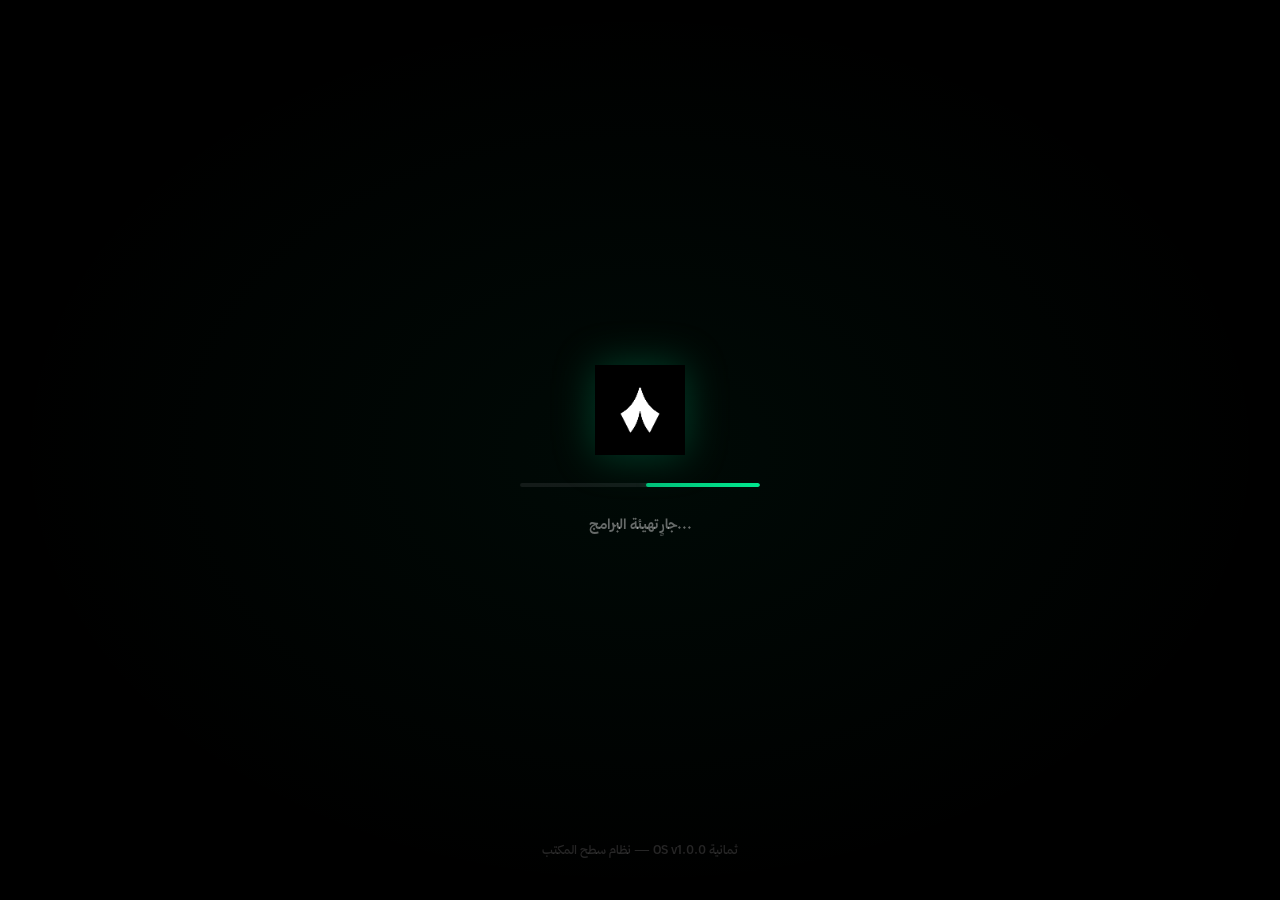
<file: desktop.html>
<!DOCTYPE html>
<html lang="ar" dir="rtl">
<head>
  <meta charset="UTF-8">
  <meta name="viewport" content="width=device-width, initial-scale=1.0">
  <title>ثمانية OS</title>
  <link rel="icon" type="image/png" href="Usable/thamanyah.png">
  <style>
    /* ═══════════════════════════════════════
       FONT FACES
       ═══════════════════════════════════════ */
    @font-face { font-family: 'Thmanyah Serif Display'; src: url('./Usable/Thmanyahserifdisplay12-Bold.otf') format('opentype'); font-weight: 700; }
    @font-face { font-family: 'Thmanyah Serif Display'; src: url('./Usable/Thmanyahserifdisplay12-Black.otf') format('opentype'); font-weight: 900; }
    @font-face { font-family: 'Thmanyah Sans'; src: url('./Usable/Thmanyahsans12-Regular.otf') format('opentype'); font-weight: 400; }
    @font-face { font-family: 'Thmanyah Sans'; src: url('./Usable/Thmanyahsans12-Medium.otf') format('opentype'); font-weight: 500; }
    @font-face { font-family: 'Thmanyah Sans'; src: url('./Usable/Thmanyahsans12-Bold.otf') format('opentype'); font-weight: 700; }
    @font-face { font-family: 'Thmanyah Serif Text'; src: url('./Usable/Thmanyahseriftext12-Regular.otf') format('opentype'); font-weight: 400; }

    /* ═══════════════════════════════════════
       RESET & BASE
       ═══════════════════════════════════════ */
    *, *::before, *::after { box-sizing: border-box; margin: 0; padding: 0; }
    html, body {
      width: 100%; height: 100%; overflow: hidden;
      font-family: 'Thmanyah Sans', 'Segoe UI', sans-serif;
      font-weight: 500;
      -webkit-font-smoothing: antialiased;
      user-select: none;
    }

    /* ═══════════════════════════════════════
       DESKTOP
       ═══════════════════════════════════════ */
    .desktop {
      width: 100%; height: 100%;
      background: #1a1a2e;
      background-image:
        radial-gradient(ellipse at 70% 20%, rgba(0,193,122,0.15) 0%, transparent 50%),
        radial-gradient(ellipse at 30% 80%, rgba(0,114,249,0.1) 0%, transparent 50%),
        radial-gradient(ellipse at 90% 90%, rgba(255,188,10,0.08) 0%, transparent 40%),
        linear-gradient(160deg, #1a1a2e 0%, #16213e 50%, #0f3460 100%);
      position: relative;
      display: flex;
      flex-direction: column;
      overflow: hidden;
    }
    /* Animated grid overlay */
    .desktop::before {
      content: '';
      position: absolute; inset: 0;
      background-image:
        linear-gradient(rgba(0,193,122,0.03) 1px, transparent 1px),
        linear-gradient(90deg, rgba(0,193,122,0.03) 1px, transparent 1px);
      background-size: 60px 60px;
      animation: gridShift 20s linear infinite;
      pointer-events: none;
      z-index: 0;
    }
    @keyframes gridShift {
      0% { transform: translate(0, 0); }
      100% { transform: translate(60px, 60px); }
    }
    /* Floating particles */
    .desktop::after {
      content: '';
      position: absolute; inset: 0;
      background:
        radial-gradient(2px 2px at 20% 30%, rgba(0,193,122,0.3), transparent),
        radial-gradient(2px 2px at 40% 70%, rgba(0,114,249,0.2), transparent),
        radial-gradient(2px 2px at 80% 20%, rgba(255,188,10,0.2), transparent),
        radial-gradient(2px 2px at 60% 80%, rgba(0,193,122,0.15), transparent),
        radial-gradient(1.5px 1.5px at 10% 60%, rgba(255,255,255,0.1), transparent),
        radial-gradient(1.5px 1.5px at 90% 40%, rgba(255,255,255,0.08), transparent),
        radial-gradient(3px 3px at 50% 50%, rgba(0,193,122,0.1), transparent);
      animation: particleDrift 30s ease-in-out infinite alternate;
      pointer-events: none;
      z-index: 0;
    }
    @keyframes particleDrift {
      0% { transform: translate(0, 0) scale(1); }
      50% { transform: translate(-20px, 10px) scale(1.1); }
      100% { transform: translate(15px, -15px) scale(0.95); }
    }

    /* ── Desktop Area ── */
    .desktop-area {
      flex: 1;
      position: relative;
      overflow: hidden;
      padding: 24px;
      z-index: 1;
    }

    /* ── Desktop Icons Grid ── */
    .desktop-icons {
      display: flex;
      flex-direction: column;
      flex-wrap: wrap;
      gap: 8px;
      height: 100%;
      align-content: flex-start;
    }

    .desktop-icon {
      width: 100px;
      padding: 14px 6px;
      display: flex;
      flex-direction: column;
      align-items: center;
      gap: 8px;
      border-radius: 14px;
      cursor: pointer;
      transition: all 0.25s cubic-bezier(0.4, 0, 0.2, 1);
      text-align: center;
      animation: iconFadeIn 0.6s ease backwards;
    }
    .desktop-icon:nth-child(1) { animation-delay: 0.1s; }
    .desktop-icon:nth-child(2) { animation-delay: 0.2s; }
    .desktop-icon:nth-child(3) { animation-delay: 0.3s; }
    .desktop-icon:nth-child(4) { animation-delay: 0.4s; }
    .desktop-icon:nth-child(5) { animation-delay: 0.5s; }
    .desktop-icon:nth-child(6) { animation-delay: 0.6s; }
    .desktop-icon:nth-child(7) { animation-delay: 0.7s; }
    @keyframes iconFadeIn {
      0% { opacity: 0; transform: translateY(20px) scale(0.8); }
      100% { opacity: 1; transform: translateY(0) scale(1); }
    }
    .desktop-icon:hover {
      background: rgba(255,255,255,0.1);
      transform: translateY(-4px) scale(1.05);
    }
    .desktop-icon:hover .desktop-icon-img {
      filter: drop-shadow(0 4px 12px rgba(0,193,122,0.4));
    }
    .desktop-icon:active {
      transform: scale(0.95);
    }
    .desktop-icon.selected {
      background: rgba(0,193,122,0.15);
      box-shadow: 0 0 0 2px rgba(0,193,122,0.3);
    }
    .desktop-icon-img {
      width: 64px; height: 64px;
      display: flex; align-items: center; justify-content: center;
      font-size: 36px;
      pointer-events: none;
      transition: filter 0.25s ease;
    }
    .desktop-icon-img svg { width: 58px; height: 58px; filter: drop-shadow(0 2px 6px rgba(0,0,0,0.2)); }
    .desktop-icon-label {
      font-size: 12px;
      font-weight: 700;
      color: rgba(255,255,255,0.9);
      line-height: 1.3;
      text-shadow: 0 1px 4px rgba(0,0,0,0.6), 0 0 8px rgba(0,0,0,0.3);
      word-break: break-word;
      pointer-events: none;
    }

    /* ── Right-side icons ── */
    .desktop-icons-right {
      position: absolute;
      top: 24px;
      left: 24px;
      display: flex;
      flex-direction: column;
      gap: 8px;
    }

    /* ═══════════════════════════════════════
       WINDOWS
       ═══════════════════════════════════════ */
    .window {
      position: absolute;
      background: #FFFFFF;
      border-radius: 12px;
      box-shadow: 0 8px 40px rgba(0,0,0,0.25), 0 2px 8px rgba(0,0,0,0.1);
      display: flex;
      flex-direction: column;
      min-width: 400px;
      min-height: 300px;
      overflow: hidden;
      transition: box-shadow 0.2s ease, transform 0.2s ease, opacity 0.2s ease;
      z-index: 10;
      animation: windowOpen 0.35s cubic-bezier(0.34, 1.56, 0.64, 1) forwards;
    }
    @keyframes windowOpen {
      0% { opacity: 0; transform: scale(0.85) translateY(20px); }
      100% { opacity: 1; transform: scale(1) translateY(0); }
    }
    .window.focused {
      box-shadow: 0 16px 56px rgba(0,0,0,0.3), 0 4px 16px rgba(0,0,0,0.15), 0 0 0 1px rgba(0,193,122,0.15);
    }
    .window.maximized {
      border-radius: 0 !important;
      top: 0 !important;
      left: 0 !important;
      width: 100% !important;
      height: calc(100% - 56px) !important;
    }
    .window.minimized {
      display: none !important;
    }
    .window.closing {
      animation: windowClose 0.25s ease forwards;
    }
    @keyframes windowClose {
      0% { opacity: 1; transform: scale(1); }
      100% { opacity: 0; transform: scale(0.85) translateY(20px); }
    }

    /* ── Window Title Bar ── */
    .window-titlebar {
      height: 40px;
      background: #000000;
      color: #FFFFFF;
      display: flex;
      align-items: center;
      padding: 0 12px;
      gap: 10px;
      cursor: grab;
      flex-shrink: 0;
    }
    .window-titlebar:active { cursor: grabbing; }
    .window-titlebar-icon { width: 18px; height: 18px; flex-shrink: 0; opacity: 0.7; }
    .window-titlebar-text {
      flex: 1;
      font-size: 13px;
      font-weight: 700;
      white-space: nowrap;
      overflow: hidden;
      text-overflow: ellipsis;
    }
    .window-controls {
      display: flex;
      gap: 6px;
      align-items: center;
    }
    .window-ctrl-btn {
      width: 14px; height: 14px;
      border-radius: 50%;
      border: none;
      cursor: pointer;
      transition: opacity 0.15s ease;
      opacity: 0.9;
    }
    .window-ctrl-btn:hover { opacity: 1; transform: scale(1.15); }
    .window-ctrl-close { background: #F24935; }
    .window-ctrl-minimize { background: #FFBC0A; }
    .window-ctrl-maximize { background: #00C17A; }

    /* ── Window Body ── */
    .window-body {
      flex: 1;
      overflow: hidden;
      position: relative;
    }
    .window-body iframe {
      width: 100%; height: 100%;
      border: none;
    }

    /* ── Window Resize Handle ── */
    .window-resize {
      position: absolute;
      bottom: 0; left: 0;
      width: 16px; height: 16px;
      cursor: nwse-resize;
    }

    /* ── Text Window Content ── */
    .window-text-content {
      padding: 24px;
      overflow-y: auto;
      height: 100%;
      font-family: 'Thmanyah Serif Text', Georgia, serif;
      font-size: 14px;
      line-height: 1.8;
      color: #333;
    }
    .window-text-content h1 {
      font-family: 'Thmanyah Serif Display', serif;
      font-size: 28px;
      font-weight: 900;
      margin-bottom: 16px;
      color: #000;
    }
    .window-text-content h2 {
      font-family: 'Thmanyah Serif Display', serif;
      font-size: 20px;
      font-weight: 700;
      margin: 24px 0 12px;
      color: #000;
      border-bottom: 2px solid #EFEDE2;
      padding-bottom: 8px;
    }
    .window-text-content h3 {
      font-size: 16px;
      font-weight: 700;
      margin: 16px 0 8px;
      color: #000;
    }
    .window-text-content p { margin-bottom: 12px; }
    .window-text-content table {
      width: 100%; border-collapse: collapse; margin: 12px 0;
      font-family: 'Thmanyah Sans', sans-serif; font-size: 13px;
    }
    .window-text-content th, .window-text-content td {
      padding: 8px 12px; text-align: right;
      border: 1px solid #EFEDE2;
    }
    .window-text-content th { background: #F7F4EE; font-weight: 700; }
    .window-text-content code {
      background: #F4F2ED; padding: 2px 6px; border-radius: 4px;
      font-family: monospace; font-size: 12px;
    }
    .window-text-content .color-swatch {
      display: inline-block; width: 18px; height: 18px;
      border-radius: 4px; vertical-align: middle;
      margin-left: 6px; border: 1px solid rgba(0,0,0,0.1);
    }

    /* ── About Window ── */
    .about-content {
      display: flex; flex-direction: column; align-items: center;
      justify-content: center; height: 100%; padding: 32px;
      text-align: center; gap: 12px;
    }
    .about-logo { width: 80px; height: 80px; filter: drop-shadow(0 4px 12px rgba(0,193,122,0.3)); animation: aboutLogoFloat 3s ease-in-out infinite; }
    @keyframes aboutLogoFloat {
      0%, 100% { transform: translateY(0); }
      50% { transform: translateY(-6px); }
    }
    .about-title {
      font-family: 'Thmanyah Serif Display', serif;
      font-size: 24px; font-weight: 900;
    }
    .about-version { font-size: 13px; color: #777; }
    .about-desc {
      font-family: 'Thmanyah Serif Text', serif;
      font-size: 14px; color: #555; line-height: 1.7;
      max-width: 380px;
    }
    .about-badge {
      display: inline-flex; padding: 4px 14px;
      background: rgba(0,193,122,0.1); color: #008A58;
      border-radius: 999px; font-size: 12px; font-weight: 700;
    }

    /* ── Trash Window ── */
    .trash-content {
      display: flex; flex-direction: column; align-items: center;
      justify-content: center; height: 100%; padding: 32px;
      color: #999; gap: 12px; text-align: center;
    }
    .trash-content svg { width: 64px; height: 64px; opacity: 0.3; }
    .trash-content p { font-size: 14px; }

    /* ── Notepad Window ── */
    .notepad-textarea {
      width: 100%; height: 100%; border: none; resize: none;
      padding: 16px; font-family: 'Thmanyah Serif Text', Georgia, serif;
      font-size: 14px; line-height: 1.8; color: #333;
      background: #FFFFF8;
      direction: rtl;
    }
    .notepad-textarea:focus { outline: none; }

    /* ═══════════════════════════════════════
       TASKBAR
       ═══════════════════════════════════════ */
    .taskbar {
      height: 56px;
      background: linear-gradient(180deg, #111 0%, #000 100%);
      border-top: 1px solid rgba(0,193,122,0.2);
      color: #FFFFFF;
      display: flex;
      align-items: center;
      padding: 0 10px;
      gap: 6px;
      z-index: 1000;
      position: relative;
      backdrop-filter: blur(20px);
    }

    /* ── Start Button ── */
    .start-btn {
      display: flex; align-items: center; gap: 8px;
      padding: 8px 20px 8px 14px;
      background: linear-gradient(135deg, rgba(0,193,122,0.15), rgba(0,193,122,0.05));
      border: 1px solid rgba(0,193,122,0.2);
      border-radius: 10px;
      color: #FFFFFF; cursor: pointer;
      font-family: 'Thmanyah Sans', sans-serif;
      font-weight: 700; font-size: 14px;
      transition: all 0.2s ease;
    }
    .start-btn:hover { background: linear-gradient(135deg, rgba(0,193,122,0.25), rgba(0,193,122,0.1)); border-color: rgba(0,193,122,0.4); transform: scale(1.03); }
    .start-btn.active { background: rgba(0,193,122,0.3); border-color: #00C17A; box-shadow: 0 0 12px rgba(0,193,122,0.3); }
    .start-btn img { width: 24px; height: 24px; filter: drop-shadow(0 0 4px rgba(0,193,122,0.4)); }

    /* ── Taskbar Separator ── */
    .taskbar-sep {
      width: 1px; height: 28px;
      background: rgba(255,255,255,0.1);
      margin: 0 4px;
    }

    /* ── Taskbar App Buttons ── */
    .taskbar-apps {
      flex: 1;
      display: flex;
      gap: 3px;
      overflow-x: auto;
    }
    .taskbar-app-btn {
      display: flex; align-items: center; gap: 8px;
      padding: 8px 16px;
      background: rgba(255,255,255,0.06);
      border: 1px solid rgba(255,255,255,0.06);
      border-radius: 8px;
      color: #FFFFFF; cursor: pointer;
      font-family: 'Thmanyah Sans', sans-serif;
      font-weight: 600; font-size: 13px;
      white-space: nowrap;
      transition: all 0.2s ease;
      max-width: 220px;
      overflow: hidden;
      text-overflow: ellipsis;
      position: relative;
    }
    .taskbar-app-btn:hover { background: rgba(255,255,255,0.12); border-color: rgba(255,255,255,0.1); transform: translateY(-1px); }
    .taskbar-app-btn.active {
      background: rgba(0,193,122,0.12);
      border-color: rgba(0,193,122,0.3);
      box-shadow: 0 2px 8px rgba(0,193,122,0.2), inset 0 -2px 0 #00C17A;
    }
    .taskbar-app-btn .app-dot {
      width: 6px; height: 6px; border-radius: 50%;
      background: #00C17A; flex-shrink: 0;
      box-shadow: 0 0 6px rgba(0,193,122,0.5);
      animation: dotPulse 2s ease-in-out infinite;
    }
    @keyframes dotPulse {
      0%, 100% { box-shadow: 0 0 4px rgba(0,193,122,0.3); }
      50% { box-shadow: 0 0 10px rgba(0,193,122,0.7); }
    }

    /* ── System Tray ── */
    .system-tray {
      display: flex;
      align-items: center;
      gap: 16px;
      padding: 0 12px;
    }
    .tray-clock {
      font-family: 'Thmanyah Sans', sans-serif;
      font-weight: 700;
      font-size: 13px;
      direction: ltr;
      text-align: center;
    }
    .tray-date {
      font-size: 10px;
      font-weight: 500;
      color: rgba(255,255,255,0.5);
      direction: ltr;
    }

    /* ═══════════════════════════════════════
       START MENU
       ═══════════════════════════════════════ */
    .start-menu {
      position: absolute;
      bottom: 60px;
      right: 10px;
      width: 380px;
      background: rgba(255,255,255,0.97);
      backdrop-filter: blur(20px);
      border-radius: 18px;
      box-shadow: 0 20px 80px rgba(0,0,0,0.35), 0 4px 20px rgba(0,0,0,0.15);
      z-index: 2000;
      overflow: hidden;
      direction: rtl;
      transform-origin: bottom right;
      transform: scale(0.9) translateY(10px);
      opacity: 0;
      pointer-events: none;
      transition: all 0.3s cubic-bezier(0.34, 1.56, 0.64, 1);
    }
    .start-menu.visible {
      transform: scale(1) translateY(0);
      opacity: 1;
      pointer-events: auto;
    }

    .start-menu-header {
      padding: 20px 20px 12px;
      display: flex; align-items: center; gap: 12px;
      border-bottom: 1px solid #EFEDE2;
    }
    .start-menu-avatar {
      width: 44px; height: 44px; border-radius: 50%;
      background: #00C17A; color: #FFF;
      display: flex; align-items: center; justify-content: center;
      font-weight: 900; font-size: 18px;
    }
    .start-menu-user-info { display: flex; flex-direction: column; }
    .start-menu-user-name { font-weight: 700; font-size: 15px; }
    .start-menu-user-role { font-size: 12px; color: #777; }

    .start-menu-section {
      padding: 12px 8px;
    }
    .start-menu-section-title {
      font-size: 11px; font-weight: 700; color: #999;
      padding: 4px 12px 8px;
      text-transform: uppercase;
      letter-spacing: 0.5px;
    }
    .start-menu-item {
      display: flex; align-items: center; gap: 12px;
      padding: 10px 12px;
      border-radius: 10px;
      cursor: pointer;
      transition: background 0.12s ease;
    }
    .start-menu-item:hover { background: #F4F2ED; }
    .start-menu-item-icon {
      width: 36px; height: 36px; border-radius: 10px;
      display: flex; align-items: center; justify-content: center;
      font-size: 20px; flex-shrink: 0;
    }
    .start-menu-item-text { display: flex; flex-direction: column; }
    .start-menu-item-name { font-size: 14px; font-weight: 700; }
    .start-menu-item-desc { font-size: 11px; color: #999; }

    .start-menu-footer {
      padding: 12px 20px;
      border-top: 1px solid #EFEDE2;
      display: flex; align-items: center; justify-content: space-between;
    }
    .start-menu-footer-text {
      font-size: 11px; color: #999;
      display: flex; align-items: center; gap: 6px;
    }
    .start-menu-footer-text img { width: 16px; height: 16px; opacity: 0.4; }
    .start-menu-power {
      width: 32px; height: 32px; border-radius: 8px;
      border: none; background: rgba(242,73,53,0.08);
      color: #F24935; cursor: pointer;
      display: flex; align-items: center; justify-content: center;
      transition: background 0.15s ease;
    }
    .start-menu-power:hover { background: rgba(242,73,53,0.15); }
    .start-menu-power svg { width: 16px; height: 16px; }

    /* ═══════════════════════════════════════
       RIGHT-CLICK CONTEXT MENU
       ═══════════════════════════════════════ */
    .context-menu {
      position: fixed;
      background: rgba(255,255,255,0.97);
      backdrop-filter: blur(16px);
      border-radius: 14px;
      box-shadow: 0 12px 40px rgba(0,0,0,0.25);
      z-index: 3000;
      min-width: 220px;
      padding: 6px;
      overflow: hidden;
      transform: scale(0.9);
      opacity: 0;
      pointer-events: none;
      transition: all 0.2s cubic-bezier(0.34, 1.56, 0.64, 1);
    }
    .context-menu.visible { transform: scale(1); opacity: 1; pointer-events: auto; }
    .context-menu-item {
      display: flex; align-items: center; gap: 10px;
      padding: 8px 14px;
      border-radius: 8px;
      cursor: pointer;
      font-size: 13px; font-weight: 600;
      color: #333;
      transition: background 0.1s ease;
    }
    .context-menu-item:hover { background: #F4F2ED; }
    .context-menu-item svg { width: 16px; height: 16px; opacity: 0.5; }
    .context-menu-sep {
      height: 1px; background: #EFEDE2;
      margin: 4px 8px;
    }
    .context-menu-item.danger { color: #F24935; }
    .context-menu-item:active { transform: scale(0.97); }

    /* ═══════════════════════════════════════
       THMANYAH BIN ASSISTANT
       ═══════════════════════════════════════ */
    .assistant {
      position: fixed;
      bottom: 70px;
      left: 24px;
      z-index: 900;
      display: flex;
      flex-direction: column;
      align-items: center;
      cursor: pointer;
      transition: transform 0.3s ease;
      animation: assistantBounce 3s ease-in-out infinite;
    }
    .assistant:hover { transform: scale(1.1); }
    @keyframes assistantBounce {
      0%, 100% { transform: translateY(0); }
      50% { transform: translateY(-8px); }
    }
    .assistant-avatar {
      width: 60px; height: 60px;
      background: linear-gradient(135deg, #00C17A, #008A58);
      border-radius: 50%;
      display: flex; align-items: center; justify-content: center;
      box-shadow: 0 4px 20px rgba(0,193,122,0.4), 0 0 0 3px rgba(0,193,122,0.2);
      position: relative;
      overflow: hidden;
    }
    .assistant-avatar::after {
      content: '';
      position: absolute; inset: 0;
      background: linear-gradient(135deg, rgba(255,255,255,0.2), transparent);
      border-radius: 50%;
    }
    .assistant-avatar img { width: 36px; height: 36px; filter: brightness(10); }
    .assistant-label {
      margin-top: 4px;
      font-size: 10px;
      font-weight: 700;
      color: rgba(255,255,255,0.7);
      text-shadow: 0 1px 3px rgba(0,0,0,0.5);
    }
    .assistant-status {
      width: 14px; height: 14px;
      background: #00C17A;
      border: 2px solid #1a1a2e;
      border-radius: 50%;
      position: absolute;
      bottom: -2px; right: -2px;
      animation: statusPulse 2s ease-in-out infinite;
    }
    @keyframes statusPulse {
      0%, 100% { box-shadow: 0 0 0 0 rgba(0,193,122,0.4); }
      50% { box-shadow: 0 0 0 6px rgba(0,193,122,0); }
    }

    /* ── Assistant Chat Bubble ── */
    .assistant-bubble {
      position: fixed;
      bottom: 140px;
      left: 24px;
      width: 320px;
      background: rgba(255,255,255,0.97);
      backdrop-filter: blur(16px);
      border-radius: 18px 18px 4px 18px;
      box-shadow: 0 12px 40px rgba(0,0,0,0.2);
      z-index: 901;
      padding: 20px;
      direction: rtl;
      transform-origin: bottom left;
      transform: scale(0.8) translateY(10px);
      opacity: 0;
      pointer-events: none;
      transition: all 0.3s cubic-bezier(0.34, 1.56, 0.64, 1);
    }
    .assistant-bubble.visible {
      transform: scale(1) translateY(0);
      opacity: 1;
      pointer-events: auto;
    }
    .assistant-bubble-header {
      display: flex; align-items: center; gap: 10px;
      margin-bottom: 14px;
      padding-bottom: 12px;
      border-bottom: 1px solid #EFEDE2;
    }
    .assistant-bubble-header img { width: 28px; height: 28px; }
    .assistant-bubble-header span { font-weight: 800; font-size: 15px; color: #000; }
    .assistant-bubble-close {
      margin-right: auto;
      width: 24px; height: 24px;
      background: #F4F2ED;
      border: none; border-radius: 50%;
      cursor: pointer; font-size: 14px;
      display: flex; align-items: center; justify-content: center;
      transition: background 0.15s;
    }
    .assistant-bubble-close:hover { background: #EE4; }
    .assistant-bubble-body { font-size: 13px; line-height: 1.7; color: #444; }
    .assistant-help-item {
      display: flex; align-items: center; gap: 10px;
      padding: 10px 12px;
      border-radius: 10px;
      cursor: pointer;
      transition: background 0.12s;
      margin-top: 4px;
    }
    .assistant-help-item:hover { background: #F4F2ED; }
    .assistant-help-icon {
      width: 32px; height: 32px;
      background: rgba(0,193,122,0.1);
      border-radius: 8px;
      display: flex; align-items: center; justify-content: center;
      font-size: 16px; flex-shrink: 0;
    }
    .assistant-help-text { font-size: 13px; font-weight: 600; color: #333; }
    .assistant-tip {
      margin-top: 12px;
      padding: 10px 14px;
      background: linear-gradient(135deg, rgba(0,193,122,0.08), rgba(0,193,122,0.02));
      border-radius: 10px;
      border-right: 3px solid #00C17A;
      font-size: 12px; color: #555; line-height: 1.6;
    }
    .assistant-tip strong { color: #008A58; }

    /* ═══════════════════════════════════════
       TRASH FILE LIST
       ═══════════════════════════════════════ */
    .trash-file-list {
      padding: 16px;
      overflow-y: auto;
      height: 100%;
    }
    .trash-file {
      display: flex; align-items: center; gap: 12px;
      padding: 10px 14px;
      border-radius: 10px;
      cursor: default;
      transition: background 0.12s;
      border-bottom: 1px solid #F4F2ED;
    }
    .trash-file:hover { background: #FAFAF6; }
    .trash-file-icon { font-size: 24px; flex-shrink: 0; opacity: 0.6; }
    .trash-file-info { flex: 1; }
    .trash-file-name { font-size: 13px; font-weight: 700; color: #333; }
    .trash-file-meta { font-size: 11px; color: #999; margin-top: 2px; }
    .trash-file-badge {
      font-size: 10px; font-weight: 700; padding: 2px 8px;
      border-radius: 999px; white-space: nowrap;
    }
    .trash-badge-rejected { background: rgba(242,73,53,0.1); color: #F24935; }
    .trash-badge-expired { background: rgba(255,188,10,0.15); color: #CC9600; }
    .trash-badge-denied { background: rgba(153,0,0,0.1); color: #990000; }

    /* ═══════════════════════════════════════
       BOOT SCREEN
       ═══════════════════════════════════════ */
    .boot-screen {
      position: fixed; inset: 0; z-index: 9999;
      background: #000;
      background-image:
        radial-gradient(ellipse at 50% 50%, rgba(0,193,122,0.05) 0%, transparent 70%);
      display: flex; flex-direction: column;
      align-items: center; justify-content: center;
      gap: 28px;
      transition: opacity 1s ease;
    }
    .boot-screen.hidden { opacity: 0; pointer-events: none; }
    .boot-logo {
      width: 90px; height: 90px;
      animation: bootPulse 1.5s ease-in-out infinite;
      filter: drop-shadow(0 0 20px rgba(0,193,122,0.3));
    }
    @keyframes bootPulse {
      0%, 100% { transform: scale(1); opacity: 0.7; filter: drop-shadow(0 0 15px rgba(0,193,122,0.2)); }
      50% { transform: scale(1.08); opacity: 1; filter: drop-shadow(0 0 30px rgba(0,193,122,0.5)); }
    }
    .boot-text {
      color: rgba(255,255,255,0.4);
      font-size: 14px; font-weight: 600;
      animation: bootTextBlink 1s ease-in-out infinite;
    }
    @keyframes bootTextBlink {
      0%, 100% { opacity: 0.4; }
      50% { opacity: 0.8; }
    }
    .boot-progress {
      width: 240px; height: 4px;
      background: rgba(255,255,255,0.08);
      border-radius: 999px; overflow: hidden;
    }
    .boot-progress-fill {
      height: 100%; width: 0;
      background: linear-gradient(90deg, #00C17A, #00E88E);
      border-radius: 999px;
      transition: width 0.3s ease;
      box-shadow: 0 0 10px rgba(0,193,122,0.5);
    }
    .boot-version {
      position: absolute;
      bottom: 40px;
      color: rgba(255,255,255,0.15);
      font-size: 12px; font-weight: 500;
    }
  </style>
</head>
<body>

  <!-- ═══════════ BOOT SCREEN ═══════════ -->
  <div class="boot-screen" id="bootScreen">
    <img src="Usable/thamanyah.png" class="boot-logo" alt="">
    <div class="boot-progress"><div class="boot-progress-fill" id="bootProgress"></div></div>
    <span class="boot-text">...جارٍ التشغيل</span>
    <span class="boot-version">ثمانية OS v1.0.0 — نظام سطح المكتب</span>
  </div>

  <!-- ═══════════ DESKTOP ═══════════ -->
  <div class="desktop" id="desktop" style="display:none;">

    <!-- Desktop Area -->
    <div class="desktop-area" id="desktopArea">
      <!-- Left column icons -->
      <div class="desktop-icons" id="desktopIcons">
        <div class="desktop-icon" data-app="commentator" ondblclick="openApp('commentator')" onclick="selectIcon(this)">
          <div class="desktop-icon-img">
            <svg viewBox="0 0 48 48" fill="none"><rect width="48" height="48" rx="10" fill="#000"/><path d="M24 12a4 4 0 0 0-4 4v8a4 4 0 0 0 8 0v-8a4 4 0 0 0-4-4z" stroke="#00C17A" stroke-width="2.5"/><path d="M30 22v2a6 6 0 0 1-12 0v-2" stroke="#00C17A" stroke-width="2.5" stroke-linecap="round"/><line x1="24" y1="30" x2="24" y2="34" stroke="#00C17A" stroke-width="2.5"/></svg>
          </div>
          <span class="desktop-icon-label">أداة تحليل المعلقين</span>
        </div>

        <div class="desktop-icon" data-app="design-guide" ondblclick="openApp('design-guide')" onclick="selectIcon(this)">
          <div class="desktop-icon-img">
            <svg viewBox="0 0 48 48" fill="none"><rect width="48" height="48" rx="10" fill="#F4F2ED"/><rect x="10" y="8" width="28" height="32" rx="4" fill="#FFF" stroke="#000" stroke-width="2"/><line x1="16" y1="16" x2="32" y2="16" stroke="#00C17A" stroke-width="2" stroke-linecap="round"/><line x1="16" y1="22" x2="28" y2="22" stroke="#EFEDE2" stroke-width="2" stroke-linecap="round"/><line x1="16" y1="28" x2="30" y2="28" stroke="#EFEDE2" stroke-width="2" stroke-linecap="round"/><line x1="16" y1="34" x2="24" y2="34" stroke="#EFEDE2" stroke-width="2" stroke-linecap="round"/></svg>
          </div>
          <span class="desktop-icon-label">دليل التصميم</span>
        </div>

        <div class="desktop-icon" data-app="ananas-guide" ondblclick="openApp('ananas-guide')" onclick="selectIcon(this)">
          <div class="desktop-icon-img">
            <svg viewBox="0 0 48 48" fill="none"><rect width="48" height="48" rx="10" fill="#FDECEA"/><rect x="10" y="8" width="28" height="32" rx="4" fill="#FFF" stroke="#EF4632" stroke-width="2"/><line x1="16" y1="16" x2="32" y2="16" stroke="#EF4632" stroke-width="2" stroke-linecap="round"/><line x1="16" y1="22" x2="28" y2="22" stroke="#FFD04A" stroke-width="2" stroke-linecap="round"/><line x1="16" y1="28" x2="30" y2="28" stroke="#00BC60" stroke-width="2" stroke-linecap="round"/><line x1="16" y1="34" x2="24" y2="34" stroke="#0D7544" stroke-width="2" stroke-linecap="round"/></svg>
          </div>
          <span class="desktop-icon-label">دليل اناناس</span>
        </div>

        <div class="desktop-icon" data-app="demo-report" ondblclick="openApp('demo-report')" onclick="selectIcon(this)">
          <div class="desktop-icon-img">
            <svg viewBox="0 0 48 48" fill="none"><rect width="48" height="48" rx="10" fill="#E8F5E9"/><path d="M14 8h14l8 8v22a4 4 0 0 1-4 4H14a4 4 0 0 1-4-4V12a4 4 0 0 1 4-4z" fill="#FFF" stroke="#00C17A" stroke-width="2"/><path d="M28 8v8h8" stroke="#00C17A" stroke-width="2" stroke-linecap="round"/><text x="24" y="30" text-anchor="middle" font-size="10" font-weight="900" fill="#00C17A" font-family="sans-serif">PDF</text></svg>
          </div>
          <span class="desktop-icon-label">التقرير التجريبي</span>
        </div>

        <div class="desktop-icon" data-app="notepad" ondblclick="openApp('notepad')" onclick="selectIcon(this)">
          <div class="desktop-icon-img">
            <svg viewBox="0 0 48 48" fill="none"><rect width="48" height="48" rx="10" fill="#FFF9E0"/><rect x="10" y="6" width="28" height="36" rx="3" fill="#FFF" stroke="#FFBC0A" stroke-width="2"/><line x1="16" y1="14" x2="32" y2="14" stroke="#FFBC0A" stroke-width="1.5" opacity="0.4"/><line x1="16" y1="20" x2="32" y2="20" stroke="#FFBC0A" stroke-width="1.5" opacity="0.4"/><line x1="16" y1="26" x2="32" y2="26" stroke="#FFBC0A" stroke-width="1.5" opacity="0.4"/><line x1="16" y1="32" x2="26" y2="32" stroke="#FFBC0A" stroke-width="1.5" opacity="0.4"/></svg>
          </div>
          <span class="desktop-icon-label">المفكرة</span>
        </div>

        <div class="desktop-icon" data-app="holidays" ondblclick="openApp('holidays')" onclick="selectIcon(this)">
          <div class="desktop-icon-img">
            <svg viewBox="0 0 48 48" fill="none"><rect width="48" height="48" rx="10" fill="#FFF0F5"/><text x="24" y="20" text-anchor="middle" font-size="14">🌴</text><rect x="10" y="25" width="28" height="15" rx="3" fill="#FFF" stroke="#FF69B4" stroke-width="1.5"/><line x1="16" y1="30" x2="32" y2="30" stroke="#FFB6C1" stroke-width="1.5" stroke-linecap="round"/><line x1="16" y1="35" x2="26" y2="35" stroke="#FFB6C1" stroke-width="1.5" stroke-linecap="round"/></svg>
          </div>
          <span class="desktop-icon-label">الإجازات المرفوضة</span>
        </div>

        <div class="desktop-icon" data-app="about" ondblclick="openApp('about')" onclick="selectIcon(this)">
          <div class="desktop-icon-img">
            <svg viewBox="0 0 48 48" fill="none"><rect width="48" height="48" rx="10" fill="#F0F0FF"/><circle cx="24" cy="24" r="14" fill="#FFF" stroke="#0072F9" stroke-width="2"/><text x="24" y="29" text-anchor="middle" font-size="18" font-weight="900" fill="#0072F9" font-family="serif">i</text></svg>
          </div>
          <span class="desktop-icon-label">حول ثمانية</span>
        </div>
      </div>

      <!-- Right-side icon: Trash -->
      <div class="desktop-icons-right">
        <div class="desktop-icon" data-app="trash" ondblclick="openApp('trash')" onclick="selectIcon(this)">
          <div class="desktop-icon-img">
            <svg viewBox="0 0 48 48" fill="none"><rect width="48" height="48" rx="10" fill="#FFF5F5"/><path d="M16 18h16" stroke="#999" stroke-width="2" stroke-linecap="round"/><path d="M18 18V14a2 2 0 0 1 2-2h8a2 2 0 0 1 2 2v4" stroke="#999" stroke-width="2"/><path d="M17 18l1 18a2 2 0 0 0 2 2h8a2 2 0 0 0 2-2l1-18" stroke="#999" stroke-width="2"/><line x1="22" y1="23" x2="22" y2="32" stroke="#999" stroke-width="1.5" stroke-linecap="round"/><line x1="26" y1="23" x2="26" y2="32" stroke="#999" stroke-width="1.5" stroke-linecap="round"/></svg>
          </div>
          <span class="desktop-icon-label">سلة المحذوفات</span>
        </div>
      </div>

      <!-- Windows Container -->
      <div id="windowsContainer"></div>
    </div>

    <!-- ═══════════ THMANYAH BIN ASSISTANT ═══════════ -->
    <div class="assistant" id="assistant" onclick="toggleAssistant()">
      <div class="assistant-avatar">
        <img src="Usable/thamanyah.png" alt="">
        <div class="assistant-status"></div>
      </div>
      <span class="assistant-label">ثمانية بن</span>
    </div>

    <div class="assistant-bubble" id="assistantBubble">
      <div class="assistant-bubble-header">
        <img src="Usable/thamanyah.png" alt="">
        <span>ثمانية بِن — المساعد</span>
        <button class="assistant-bubble-close" onclick="toggleAssistant()">✕</button>
      </div>
      <div class="assistant-bubble-body">
        <div class="assistant-tip">
          <strong>مرحبًا!</strong> أنا ثمانية بِن، مساعدك الشخصي. كيف أقدر أساعدك اليوم؟
        </div>
        <div class="assistant-help-item" onclick="openApp('commentator'); toggleAssistant();">
          <div class="assistant-help-icon">🎙️</div>
          <span class="assistant-help-text">ابدأ تحليل معلق جديد</span>
        </div>
        <div class="assistant-help-item" onclick="openApp('design-guide'); toggleAssistant();">
          <div class="assistant-help-icon">🎨</div>
          <span class="assistant-help-text">افتح دليل التصميم</span>
        </div>
        <div class="assistant-help-item" onclick="openApp('demo-report'); toggleAssistant();">
          <div class="assistant-help-icon">📊</div>
          <span class="assistant-help-text">شاهد تقرير تجريبي</span>
        </div>
        <div class="assistant-help-item" onclick="openApp('notepad'); toggleAssistant();">
          <div class="assistant-help-icon">📝</div>
          <span class="assistant-help-text">افتح مفكرة جديدة</span>
        </div>
        <div class="assistant-tip" style="margin-top:8px;">
          <strong>نصيحة:</strong> انقر مرتين على أي أيقونة لفتحها، أو اضغط بالزر الأيمن على سطح المكتب لقائمة الخيارات.
        </div>
      </div>
    </div>

    <!-- ═══════════ TASKBAR ═══════════ -->
    <div class="taskbar">
      <button class="start-btn" id="startBtn" onclick="toggleStartMenu()">
        <img src="Usable/thamanyah.png" alt="">
        <span>ابدأ</span>
      </button>
      <div class="taskbar-sep"></div>
      <div class="taskbar-apps" id="taskbarApps"></div>
      <div class="taskbar-sep"></div>
      <div class="system-tray">
        <div>
          <div class="tray-clock" id="trayClock">12:00</div>
          <div class="tray-date" id="trayDate"></div>
        </div>
      </div>
    </div>

    <!-- ═══════════ START MENU ═══════════ -->
    <div class="start-menu" id="startMenu">
      <div class="start-menu-header">
        <div class="start-menu-avatar">م</div>
        <div class="start-menu-user-info">
          <span class="start-menu-user-name">محمد الأحمد</span>
          <span class="start-menu-user-role">محلل رياضي</span>
        </div>
      </div>
      <div class="start-menu-section">
        <div class="start-menu-section-title">البرامج</div>
        <div class="start-menu-item" onclick="openApp('commentator'); toggleStartMenu();">
          <div class="start-menu-item-icon" style="background:rgba(0,0,0,0.05);">
            <span>🎙️</span>
          </div>
          <div class="start-menu-item-text">
            <span class="start-menu-item-name">أداة تحليل المعلقين</span>
            <span class="start-menu-item-desc">تحليل الأداء التعليقي بالذكاء الاصطناعي</span>
          </div>
        </div>
        <div class="start-menu-item" onclick="openApp('design-guide'); toggleStartMenu();">
          <div class="start-menu-item-icon" style="background:rgba(0,193,122,0.08);">
            <span>🎨</span>
          </div>
          <div class="start-menu-item-text">
            <span class="start-menu-item-name">دليل التصميم</span>
            <span class="start-menu-item-desc">هوية ثمانية المرئية</span>
          </div>
        </div>
        <div class="start-menu-item" onclick="openApp('ananas-guide'); toggleStartMenu();">
          <div class="start-menu-item-icon" style="background:rgba(239,70,50,0.08);">
            <span>🍍</span>
          </div>
          <div class="start-menu-item-text">
            <span class="start-menu-item-name">دليل اناناس</span>
            <span class="start-menu-item-desc">نظام تصميم منتج اناناس</span>
          </div>
        </div>
        <div class="start-menu-item" onclick="openApp('demo-report'); toggleStartMenu();">
          <div class="start-menu-item-icon" style="background:rgba(0,193,122,0.08);">
            <span>📊</span>
          </div>
          <div class="start-menu-item-text">
            <span class="start-menu-item-name">التقرير التجريبي</span>
            <span class="start-menu-item-desc">مثال كامل لتقرير تحليل معلق</span>
          </div>
        </div>
        <div class="start-menu-item" onclick="openApp('notepad'); toggleStartMenu();">
          <div class="start-menu-item-icon" style="background:rgba(255,188,10,0.1);">
            <span>📝</span>
          </div>
          <div class="start-menu-item-text">
            <span class="start-menu-item-name">المفكرة</span>
            <span class="start-menu-item-desc">محرر نصوص بسيط</span>
          </div>
        </div>
        <div class="start-menu-item" onclick="openApp('holidays'); toggleStartMenu();">
          <div class="start-menu-item-icon" style="background:rgba(255,105,180,0.08);">
            <span>🌴</span>
          </div>
          <div class="start-menu-item-text">
            <span class="start-menu-item-name">الإجازات المرفوضة</span>
            <span class="start-menu-item-desc">سجل الأحلام المحطمة</span>
          </div>
        </div>
        <div class="start-menu-item" onclick="openApp('about'); toggleStartMenu();">
          <div class="start-menu-item-icon" style="background:rgba(0,114,249,0.08);">
            <span>ℹ️</span>
          </div>
          <div class="start-menu-item-text">
            <span class="start-menu-item-name">حول ثمانية OS</span>
            <span class="start-menu-item-desc">معلومات النظام</span>
          </div>
        </div>
      </div>
      <div class="start-menu-footer">
        <span class="start-menu-footer-text">
          <img src="Usable/thamanyah.png" alt="">
          ثمانية OS v1.0
        </span>
        <button class="start-menu-power" title="إعادة تشغيل" onclick="location.reload()">
          <svg viewBox="0 0 24 24" fill="none" stroke="currentColor" stroke-width="2" stroke-linecap="round"><path d="M18.36 6.64a9 9 0 1 1-12.73 0"/><line x1="12" y1="2" x2="12" y2="12"/></svg>
        </button>
      </div>
    </div>

    <!-- ═══════════ CONTEXT MENU ═══════════ -->
    <div class="context-menu" id="contextMenu">
      <div class="context-menu-item" onclick="openApp('commentator'); hideContextMenu();">
        <svg viewBox="0 0 24 24" fill="none" stroke="currentColor" stroke-width="2"><line x1="12" y1="5" x2="12" y2="19"/><line x1="5" y1="12" x2="19" y2="12"/></svg>
        تحليل جديد
      </div>
      <div class="context-menu-item" onclick="openApp('notepad'); hideContextMenu();">
        <svg viewBox="0 0 24 24" fill="none" stroke="currentColor" stroke-width="2"><path d="M14 2H6a2 2 0 0 0-2 2v16a2 2 0 0 0 2 2h12a2 2 0 0 0 2-2V8z"/><polyline points="14 2 14 8 20 8"/></svg>
        مفكرة جديدة
      </div>
      <div class="context-menu-sep"></div>
      <div class="context-menu-item" onclick="openApp('design-guide'); hideContextMenu();">
        <svg viewBox="0 0 24 24" fill="none" stroke="currentColor" stroke-width="2"><rect x="3" y="3" width="18" height="18" rx="2"/><circle cx="8.5" cy="8.5" r="1.5"/><path d="m21 15-5-5L5 21"/></svg>
        دليل التصميم
      </div>
      <div class="context-menu-item" onclick="toggleAssistant(); hideContextMenu();">
        <svg viewBox="0 0 24 24" fill="none" stroke="currentColor" stroke-width="2"><circle cx="12" cy="12" r="10"/><path d="M9.09 9a3 3 0 0 1 5.83 1c0 2-3 3-3 3"/><line x1="12" y1="17" x2="12.01" y2="17"/></svg>
        المساعدة
      </div>
      <div class="context-menu-sep"></div>
      <div class="context-menu-item" onclick="openApp('about'); hideContextMenu();">
        <svg viewBox="0 0 24 24" fill="none" stroke="currentColor" stroke-width="2"><circle cx="12" cy="12" r="10"/><line x1="12" y1="16" x2="12" y2="12"/><line x1="12" y1="8" x2="12.01" y2="8"/></svg>
        حول النظام
      </div>
    </div>
  </div>

<script>
// ═══════════════════════════════════════
// THMANYAH OS — Window Manager
// ═══════════════════════════════════════

let windows = {};
let windowOrder = [];
let zCounter = 10;
let startMenuOpen = false;

const APP_DEFS = {
  'commentator': {
    title: 'أداة تحليل المعلقين',
    icon: '🎙️',
    type: 'iframe',
    src: 'index.html',
    width: 1100, height: 700,
    x: 80, y: 30,
  },
  'design-guide': {
    title: 'دليل التصميم — ثمانية',
    icon: '🎨',
    type: 'markdown',
    src: 'DESIGN_GUIDE.md',
    width: 750, height: 600,
    x: 120, y: 50,
  },
  'ananas-guide': {
    title: 'دليل اناناس',
    icon: '🍍',
    type: 'markdown',
    src: 'ANANAS_DESIGN_GUIDE.md',
    width: 750, height: 600,
    x: 160, y: 40,
  },
  'demo-report': {
    title: 'التقرير التجريبي',
    icon: '📊',
    type: 'iframe',
    src: 'dummy.html',
    width: 1000, height: 650,
    x: 100, y: 40,
  },
  'notepad': {
    title: 'المفكرة',
    icon: '📝',
    type: 'notepad',
    width: 500, height: 450,
    x: 200, y: 80,
    multi: true,
  },
  'about': {
    title: 'حول ثمانية OS',
    icon: 'ℹ️',
    type: 'about',
    width: 420, height: 380,
    x: 250, y: 100,
  },
  'holidays': {
    title: 'الإجازات المرفوضة',
    icon: '🌴',
    type: 'holidays',
    width: 550, height: 500,
    x: 180, y: 60,
  },
  'trash': {
    title: 'سلة المحذوفات',
    icon: '🗑️',
    type: 'trash',
    width: 520, height: 480,
    x: 200, y: 120,
  },
};

// Funny deleted files for the trash
const TRASH_FILES = [
  { name: 'طلب_ترقية_2024_النسخة_النهائية_v7.docx', icon: '📄', meta: 'تم الحذف: قبل 3 أشهر — 245 كيلوبايت', badge: 'مرفوض', badgeClass: 'trash-badge-rejected' },
  { name: 'رسالة_طلب_زيادة_راتب_مؤثرة_جداً.pdf', icon: '💰', meta: 'تم الحذف: قبل 6 أشهر — 1.2 ميجابايت', badge: 'مرفوض', badgeClass: 'trash-badge-rejected' },
  { name: 'خطة_إجازة_الصيف_2025_بالي.xlsx', icon: '🏖️', meta: 'تم الحذف: قبل سنة — 89 كيلوبايت', badge: 'منتهي', badgeClass: 'trash-badge-expired' },
  { name: 'مسودة_استقالة_بعد_اجتماع_الأحد.txt', icon: '😤', meta: 'تم الحذف: قبل أسبوع — 2 كيلوبايت', badge: 'ملغي', badgeClass: 'trash-badge-denied' },
  { name: 'طلب_العمل_عن_بعد_من_المالديف.pdf', icon: '🌴', meta: 'تم الحذف: قبل شهرين — 340 كيلوبايت', badge: 'مرفوض', badgeClass: 'trash-badge-rejected' },
  { name: 'قائمة_أسباب_لماذا_أستحق_مكتب_بنافذة.pptx', icon: '🪟', meta: 'تم الحذف: قبل 4 أشهر — 5.7 ميجابايت', badge: 'مرفوض', badgeClass: 'trash-badge-rejected' },
  { name: 'اقتراح_تقصير_ساعات_العمل_لـ3_ساعات.docx', icon: '⏰', meta: 'تم الحذف: قبل سنتين — 156 كيلوبايت', badge: 'مرفوض', badgeClass: 'trash-badge-denied' },
  { name: 'طلب_إجازة_يوم_الأحد_لأن_الجو_حلو.msg', icon: '☀️', meta: 'تم الحذف: أمس — 4 كيلوبايت', badge: 'مرفوض', badgeClass: 'trash-badge-rejected' },
];

let instanceCounter = 0;

function openApp(appId) {
  const def = APP_DEFS[appId];
  if (!def) return;

  // If not multi-instance, focus existing
  if (!def.multi && windows[appId]) {
    const w = windows[appId];
    if (w.el.classList.contains('minimized')) {
      w.el.classList.remove('minimized');
    }
    focusWindow(appId);
    return;
  }

  const id = def.multi ? appId + '-' + (++instanceCounter) : appId;
  createWindow(id, def);
}

function createWindow(id, def) {
  const el = document.createElement('div');
  el.className = 'window';
  el.id = 'win-' + id;
  el.style.width = def.width + 'px';
  el.style.height = def.height + 'px';

  // Center with slight offset
  const area = document.getElementById('desktopArea');
  const aW = area.offsetWidth;
  const aH = area.offsetHeight;
  el.style.left = Math.max(20, Math.min(aW - def.width - 20, (aW - def.width) / 2 + (Math.random() * 60 - 30))) + 'px';
  el.style.top = Math.max(10, Math.min(aH - def.height - 20, (aH - def.height) / 2 + (Math.random() * 40 - 20))) + 'px';

  // Title bar
  const titlebar = document.createElement('div');
  titlebar.className = 'window-titlebar';
  titlebar.innerHTML = `
    <span class="window-titlebar-text">${def.icon} ${def.title}</span>
    <div class="window-controls">
      <button class="window-ctrl-btn window-ctrl-minimize" title="تصغير" onclick="minimizeWindow('${id}')"></button>
      <button class="window-ctrl-btn window-ctrl-maximize" title="تكبير" onclick="maximizeWindow('${id}')"></button>
      <button class="window-ctrl-btn window-ctrl-close" title="إغلاق" onclick="closeWindow('${id}')"></button>
    </div>
  `;
  el.appendChild(titlebar);

  // Body
  const body = document.createElement('div');
  body.className = 'window-body';

  if (def.type === 'iframe') {
    const iframe = document.createElement('iframe');
    iframe.src = def.src;
    iframe.title = def.title;
    body.appendChild(iframe);
  } else if (def.type === 'markdown') {
    body.innerHTML = '<div class="window-text-content" style="padding:32px;">جارٍ التحميل...</div>';
    fetch(def.src)
      .then(r => r.text())
      .then(md => {
        body.querySelector('.window-text-content').innerHTML = renderMarkdown(md);
      });
  } else if (def.type === 'notepad') {
    const ta = document.createElement('textarea');
    ta.className = 'notepad-textarea';
    ta.placeholder = 'ابدأ الكتابة...';
    body.appendChild(ta);
  } else if (def.type === 'about') {
    body.innerHTML = `
      <div class="about-content">
        <img src="Usable/thamanyah.png" class="about-logo" alt="">
        <h2 class="about-title">ثمانية OS</h2>
        <span class="about-version">الإصدار 1.0.0 — مارس 2026</span>
        <p class="about-desc">نظام سطح مكتب مبني بهوية ثمانية المرئية. يوفر الوصول إلى أداة تحليل المعلقين الرياضيين وأدلة التصميم ومحرر النصوص.</p>
        <span class="about-badge">مبني بالذكاء الاصطناعي</span>
        <p class="about-desc" style="font-size:12px;color:#999;margin-top:8px;">جميع الحقوق محفوظة لشركة ثمانية للنشر والتوزيع &copy; 2026</p>
      </div>
    `;
  } else if (def.type === 'holidays') {
    const holidays = [
      { date: '15 يناير 2026', reason: 'أحتاج إجازة لأن قطتي عندها موعد عند طبيب نفسي', status: 'مرفوض', note: 'القطط لا تحتاج أطباء نفسيين — المدير' },
      { date: '3 مارس 2026', reason: 'إجازة مرضية: أعاني من حساسية من الاجتماعات الصباحية', status: 'مرفوض', note: 'الكل يعاني — الموارد البشرية' },
      { date: '20 أبريل 2025', reason: 'أريد إجازة أسبوع لمشاهدة مسلسل جديد', status: 'مرفوض', note: 'شاهده في الويكند مثل الناس الطبيعية — المدير' },
      { date: '7 يونيو 2025', reason: 'إجازة طارئة: فريقي المفضل خسر ومحتاج وقت للتعافي', status: 'مرفوض', note: 'كلنا خسرنا، ارجع للشغل — المدير' },
      { date: '1 سبتمبر 2025', reason: 'إجازة لحضور حفلة زواج صديق في هاواي (أسبوعين)', status: 'مرفوض', note: 'يوم واحد كافي، ما تحتاج أسبوعين — الموارد البشرية' },
      { date: '12 نوفمبر 2025', reason: 'إجازة لأنني أشعر أنني محتاج أبحث عن ذاتي', status: 'معلق', note: 'ابحث عن ذاتك بعد الدوام — المدير' },
    ];
    let hHtml = '<div class="trash-file-list">';
    hHtml += '<div style="padding:12px 14px 14px;border-bottom:2px solid #FFB6C1;margin-bottom:8px;text-align:center;">';
    hHtml += '<span style="font-size:24px;">🌴😭</span><br>';
    hHtml += '<span style="font-weight:800;font-size:15px;color:#333;">سجل الإجازات المرفوضة</span><br>';
    hHtml += '<span style="font-size:11px;color:#999;">جميع الطلبات المؤلمة المرفوضة</span>';
    hHtml += '</div>';
    holidays.forEach(h => {
      hHtml += `<div class="trash-file" style="flex-direction:column;align-items:stretch;gap:6px;">
        <div style="display:flex;align-items:center;justify-content:space-between;">
          <span class="trash-file-name">${h.reason}</span>
          <span class="trash-file-badge trash-badge-rejected">${h.status}</span>
        </div>
        <div style="font-size:11px;color:#999;">📅 ${h.date}</div>
        <div style="font-size:12px;color:#D32F2F;background:rgba(242,73,53,0.05);padding:6px 10px;border-radius:8px;border-right:3px solid #F24935;">
          💬 "${h.note}"
        </div>
      </div>`;
    });
    hHtml += '</div>';
    body.innerHTML = hHtml;
  } else if (def.type === 'trash') {
    let trashHtml = '<div class="trash-file-list">';
    trashHtml += '<div style="padding:8px 14px 12px;border-bottom:2px solid #EFEDE2;margin-bottom:8px;display:flex;align-items:center;justify-content:space-between;">';
    trashHtml += '<span style="font-weight:800;font-size:14px;color:#333;">🗑️ ' + TRASH_FILES.length + ' عناصر محذوفة</span>';
    trashHtml += '<span style="font-size:11px;color:#999;">الحجم: 8.7 ميجابايت</span>';
    trashHtml += '</div>';
    TRASH_FILES.forEach(f => {
      trashHtml += `<div class="trash-file">
        <span class="trash-file-icon">${f.icon}</span>
        <div class="trash-file-info">
          <div class="trash-file-name">${f.name}</div>
          <div class="trash-file-meta">${f.meta}</div>
        </div>
        <span class="trash-file-badge ${f.badgeClass}">${f.badge}</span>
      </div>`;
    });
    trashHtml += '</div>';
    body.innerHTML = trashHtml;
  }

  el.appendChild(body);

  // Resize handle
  const resize = document.createElement('div');
  resize.className = 'window-resize';
  el.appendChild(resize);

  document.getElementById('windowsContainer').appendChild(el);

  // Setup dragging
  setupDrag(el, titlebar, id);
  setupResize(el, resize);

  // Focus on click
  el.addEventListener('mousedown', () => focusWindow(id));

  windows[id] = { el, def, maximized: false };
  windowOrder.push(id);
  focusWindow(id);
  updateTaskbar();
}

function focusWindow(id) {
  zCounter++;
  Object.values(windows).forEach(w => w.el.classList.remove('focused'));
  if (windows[id]) {
    windows[id].el.style.zIndex = zCounter;
    windows[id].el.classList.add('focused');
  }
  updateTaskbar();
}

function minimizeWindow(id) {
  if (!windows[id]) return;
  windows[id].el.classList.add('minimized');
  updateTaskbar();
}

function maximizeWindow(id) {
  if (!windows[id]) return;
  const w = windows[id];
  if (w.maximized) {
    w.el.classList.remove('maximized');
    w.el.style.width = w.prevSize.w;
    w.el.style.height = w.prevSize.h;
    w.el.style.left = w.prevSize.x;
    w.el.style.top = w.prevSize.y;
    w.maximized = false;
  } else {
    w.prevSize = {
      w: w.el.style.width, h: w.el.style.height,
      x: w.el.style.left, y: w.el.style.top
    };
    w.el.classList.add('maximized');
    w.maximized = true;
  }
  focusWindow(id);
}

function closeWindow(id) {
  if (!windows[id]) return;
  const el = windows[id].el;
  el.classList.add('closing');
  el.addEventListener('animationend', () => {
    el.remove();
    delete windows[id];
    windowOrder = windowOrder.filter(w => w !== id);
    updateTaskbar();
  }, { once: true });
}

function setupDrag(el, handle, id) {
  let dragging = false, startX, startY, origX, origY;
  handle.addEventListener('mousedown', (e) => {
    if (e.target.closest('.window-controls')) return;
    if (windows[id]?.maximized) return;
    dragging = true;
    startX = e.clientX; startY = e.clientY;
    origX = el.offsetLeft; origY = el.offsetTop;
    e.preventDefault();
  });
  document.addEventListener('mousemove', (e) => {
    if (!dragging) return;
    el.style.left = (origX + (e.clientX - startX)) + 'px';
    el.style.top = (origY + (e.clientY - startY)) + 'px';
  });
  document.addEventListener('mouseup', () => { dragging = false; });
}

function setupResize(el, handle) {
  let resizing = false, startX, startY, origW, origH;
  handle.addEventListener('mousedown', (e) => {
    resizing = true;
    startX = e.clientX; startY = e.clientY;
    origW = el.offsetWidth; origH = el.offsetHeight;
    e.preventDefault(); e.stopPropagation();
  });
  document.addEventListener('mousemove', (e) => {
    if (!resizing) return;
    // RTL: left-side resize means subtract X delta
    el.style.width = Math.max(400, origW - (e.clientX - startX)) + 'px';
    el.style.height = Math.max(300, origH + (e.clientY - startY)) + 'px';
  });
  document.addEventListener('mouseup', () => { resizing = false; });
}

// ── Taskbar ──
function updateTaskbar() {
  const container = document.getElementById('taskbarApps');
  container.innerHTML = '';
  const seen = new Set();
  windowOrder.forEach(id => {
    if (!windows[id]) return;
    if (seen.has(id)) return;
    seen.add(id);
    const w = windows[id];
    const btn = document.createElement('button');
    btn.className = 'taskbar-app-btn' + (w.el.classList.contains('focused') && !w.el.classList.contains('minimized') ? ' active' : '');
    btn.innerHTML = `<span class="app-dot"></span>${w.def.icon} ${w.def.title}`;
    btn.onclick = () => {
      if (w.el.classList.contains('minimized')) {
        w.el.classList.remove('minimized');
        focusWindow(id);
      } else if (w.el.classList.contains('focused')) {
        minimizeWindow(id);
      } else {
        focusWindow(id);
      }
    };
    container.appendChild(btn);
  });
}

// ── Start Menu ──
function toggleStartMenu() {
  startMenuOpen = !startMenuOpen;
  document.getElementById('startMenu').classList.toggle('visible', startMenuOpen);
  document.getElementById('startBtn').classList.toggle('active', startMenuOpen);
}

// ── Icon Selection ──
function selectIcon(el) {
  document.querySelectorAll('.desktop-icon.selected').forEach(i => i.classList.remove('selected'));
  el.classList.add('selected');
}

// ── Context Menu ──
function hideContextMenu() {
  document.getElementById('contextMenu').classList.remove('visible');
}

document.addEventListener('contextmenu', (e) => {
  // Only on desktop area background
  if (e.target.closest('.window') || e.target.closest('.taskbar') || e.target.closest('.start-menu')) return;
  e.preventDefault();
  const menu = document.getElementById('contextMenu');
  menu.style.left = e.clientX + 'px';
  menu.style.top = e.clientY + 'px';
  menu.classList.add('visible');
});

document.addEventListener('click', (e) => {
  hideContextMenu();
  if (!e.target.closest('.start-menu') && !e.target.closest('.start-btn')) {
    if (startMenuOpen) toggleStartMenu();
  }
  if (!e.target.closest('.desktop-icon')) {
    document.querySelectorAll('.desktop-icon.selected').forEach(i => i.classList.remove('selected'));
  }
});

// ── Clock ──
function updateClock() {
  const now = new Date();
  const h = String(now.getHours()).padStart(2, '0');
  const m = String(now.getMinutes()).padStart(2, '0');
  document.getElementById('trayClock').textContent = h + ':' + m;
  const months = ['يناير','فبراير','مارس','أبريل','مايو','يونيو','يوليو','أغسطس','سبتمبر','أكتوبر','نوفمبر','ديسمبر'];
  document.getElementById('trayDate').textContent = now.getDate() + ' ' + months[now.getMonth()];
}
updateClock();
setInterval(updateClock, 30000);

// ── Simple Markdown Renderer ──
function renderMarkdown(md) {
  // Color swatches for hex codes
  const addSwatches = (html) => html.replace(/`(#[0-9A-Fa-f]{6})`/g, (_, hex) =>
    `<code>${hex}</code><span class="color-swatch" style="background:${hex}"></span>`
  );

  let html = md
    .replace(/^### (.+)$/gm, '<h3>$1</h3>')
    .replace(/^## (.+)$/gm, '<h2>$1</h2>')
    .replace(/^# (.+)$/gm, '<h1>$1</h1>')
    .replace(/^---$/gm, '<hr style="border:none;border-top:1px solid #EFEDE2;margin:16px 0;">')
    .replace(/^> (.+)$/gm, '<blockquote style="border-right:3px solid #00C17A;padding:8px 16px;color:#555;margin:8px 0;background:#F7F4EE;border-radius:4px;">$1</blockquote>')
    .replace(/\*\*(.+?)\*\*/g, '<strong>$1</strong>')
    .replace(/`([^`]+)`/g, '<code>$1</code>')
    .replace(/^\- (.+)$/gm, '<li style="margin:4px 0;padding-right:8px;list-style:disc inside;">$1</li>')
    .replace(/^(?!<[hHlLbBu]|<hr|<li)(.+)$/gm, '<p>$1</p>')
    .replace(/<\/li>\n<li/g, '</li><li');

  // Tables
  html = html.replace(/\|(.+)\|\n\|[-| ]+\|\n((?:\|.+\|\n?)+)/g, (_, headerRow, bodyRows) => {
    const headers = headerRow.split('|').filter(h => h.trim());
    const rows = bodyRows.trim().split('\n').map(r => r.split('|').filter(c => c.trim()));
    return `<table><thead><tr>${headers.map(h => '<th>' + h.trim() + '</th>').join('')}</tr></thead><tbody>${rows.map(r => '<tr>' + r.map(c => '<td>' + c.trim() + '</td>').join('') + '</tr>').join('')}</tbody></table>`;
  });

  return addSwatches(html);
}

// ── Assistant Toggle ──
let assistantOpen = false;
function toggleAssistant() {
  assistantOpen = !assistantOpen;
  document.getElementById('assistantBubble').classList.toggle('visible', assistantOpen);
}

// Close assistant when clicking elsewhere
document.addEventListener('click', (e) => {
  if (assistantOpen && !e.target.closest('.assistant') && !e.target.closest('.assistant-bubble')) {
    toggleAssistant();
  }
});

// ── Boot Sequence ──
document.addEventListener('DOMContentLoaded', () => {
  const progress = document.getElementById('bootProgress');
  const bootText = document.querySelector('.boot-text');
  const bootMessages = ['...جارٍ تحميل النظام', '...جارٍ تهيئة البرامج', '...جارٍ تحضير سطح المكتب', '!مرحبًا بك'];
  let p = 0;
  let msgIdx = 0;
  const bootInterval = setInterval(() => {
    p += Math.random() * 20 + 8;
    if (p >= 100) p = 100;
    progress.style.width = p + '%';
    const newIdx = Math.min(Math.floor(p / 30), bootMessages.length - 1);
    if (newIdx !== msgIdx) {
      msgIdx = newIdx;
      bootText.textContent = bootMessages[msgIdx];
    }
    if (p >= 100) {
      clearInterval(bootInterval);
      setTimeout(() => {
        document.getElementById('bootScreen').classList.add('hidden');
        document.getElementById('desktop').style.display = 'flex';
        // Show assistant greeting after a short delay
        setTimeout(() => {
          toggleAssistant();
          // Auto-hide after 5 seconds
          setTimeout(() => {
            if (assistantOpen) toggleAssistant();
          }, 5000);
        }, 1500);
        setTimeout(() => {
          document.getElementById('bootScreen').remove();
        }, 1000);
      }, 500);
    }
  }, 350);
});
</script>
</body>
</html>
</file>
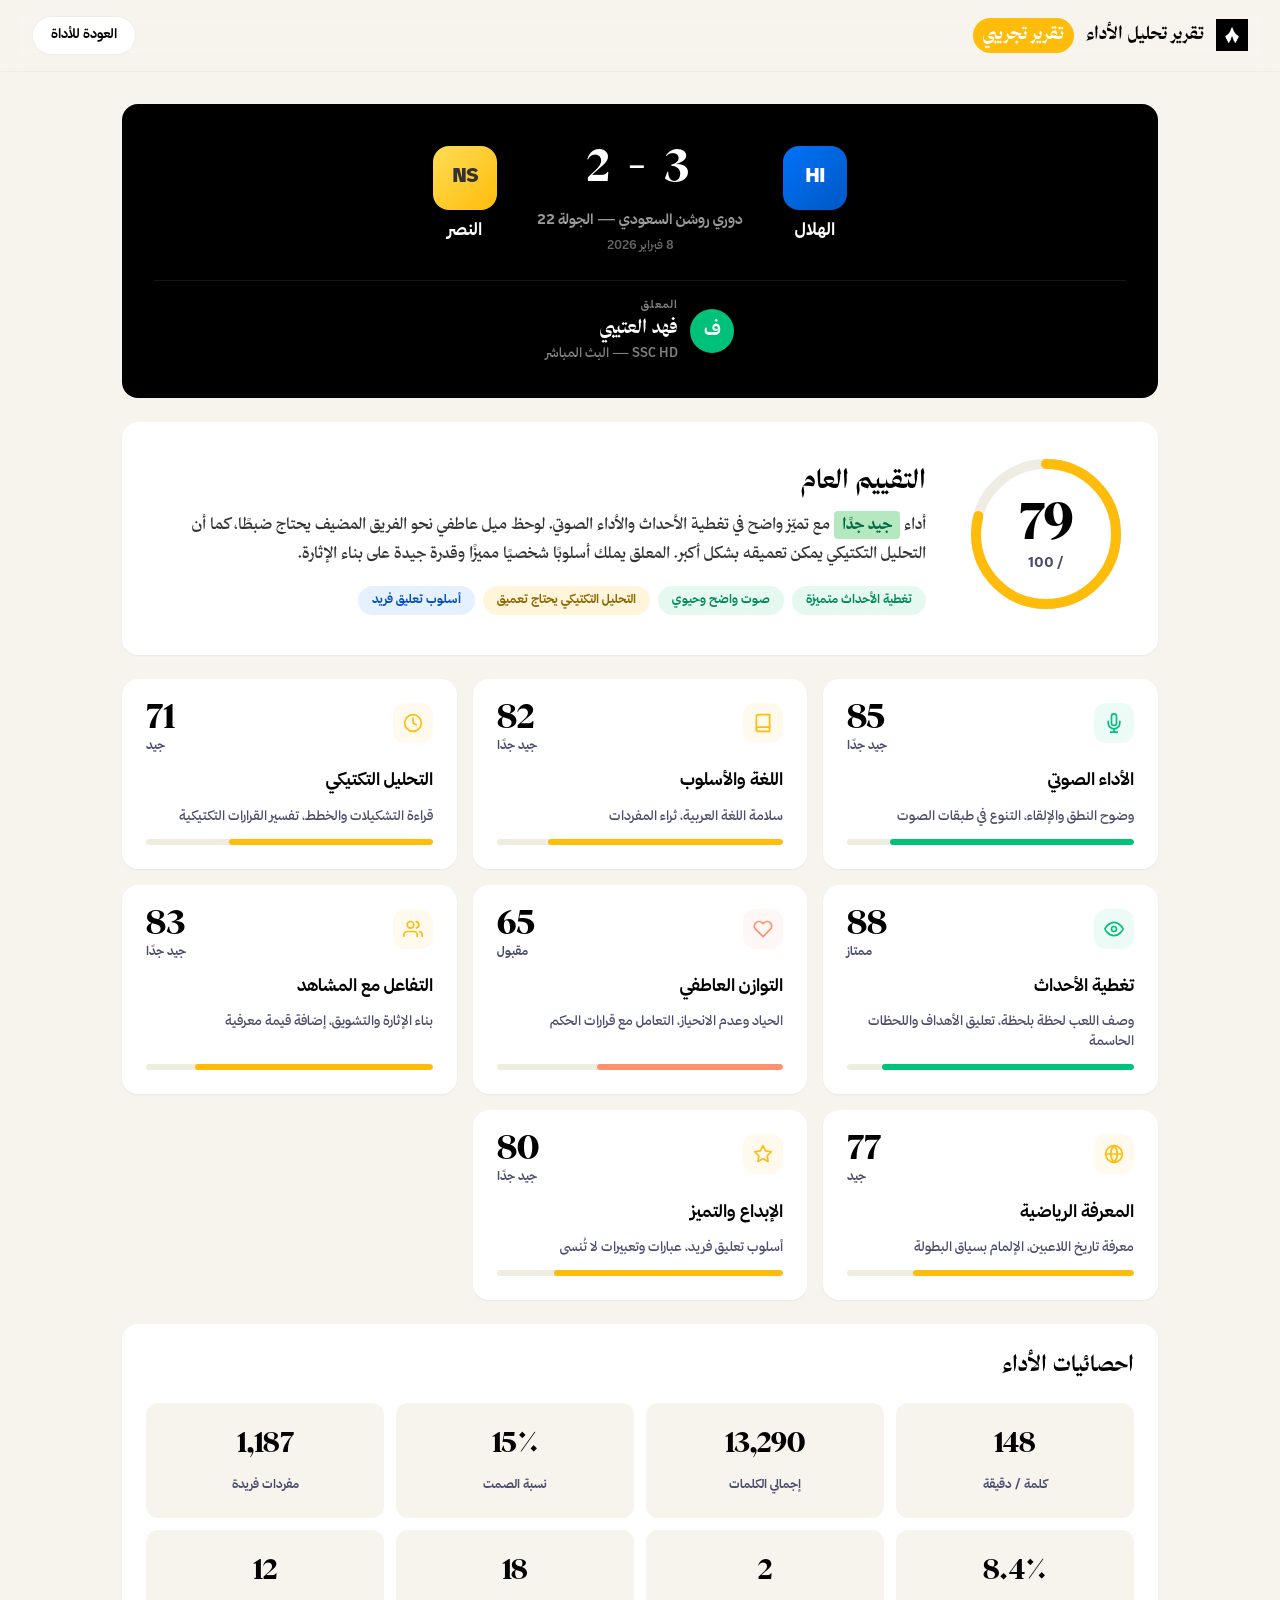
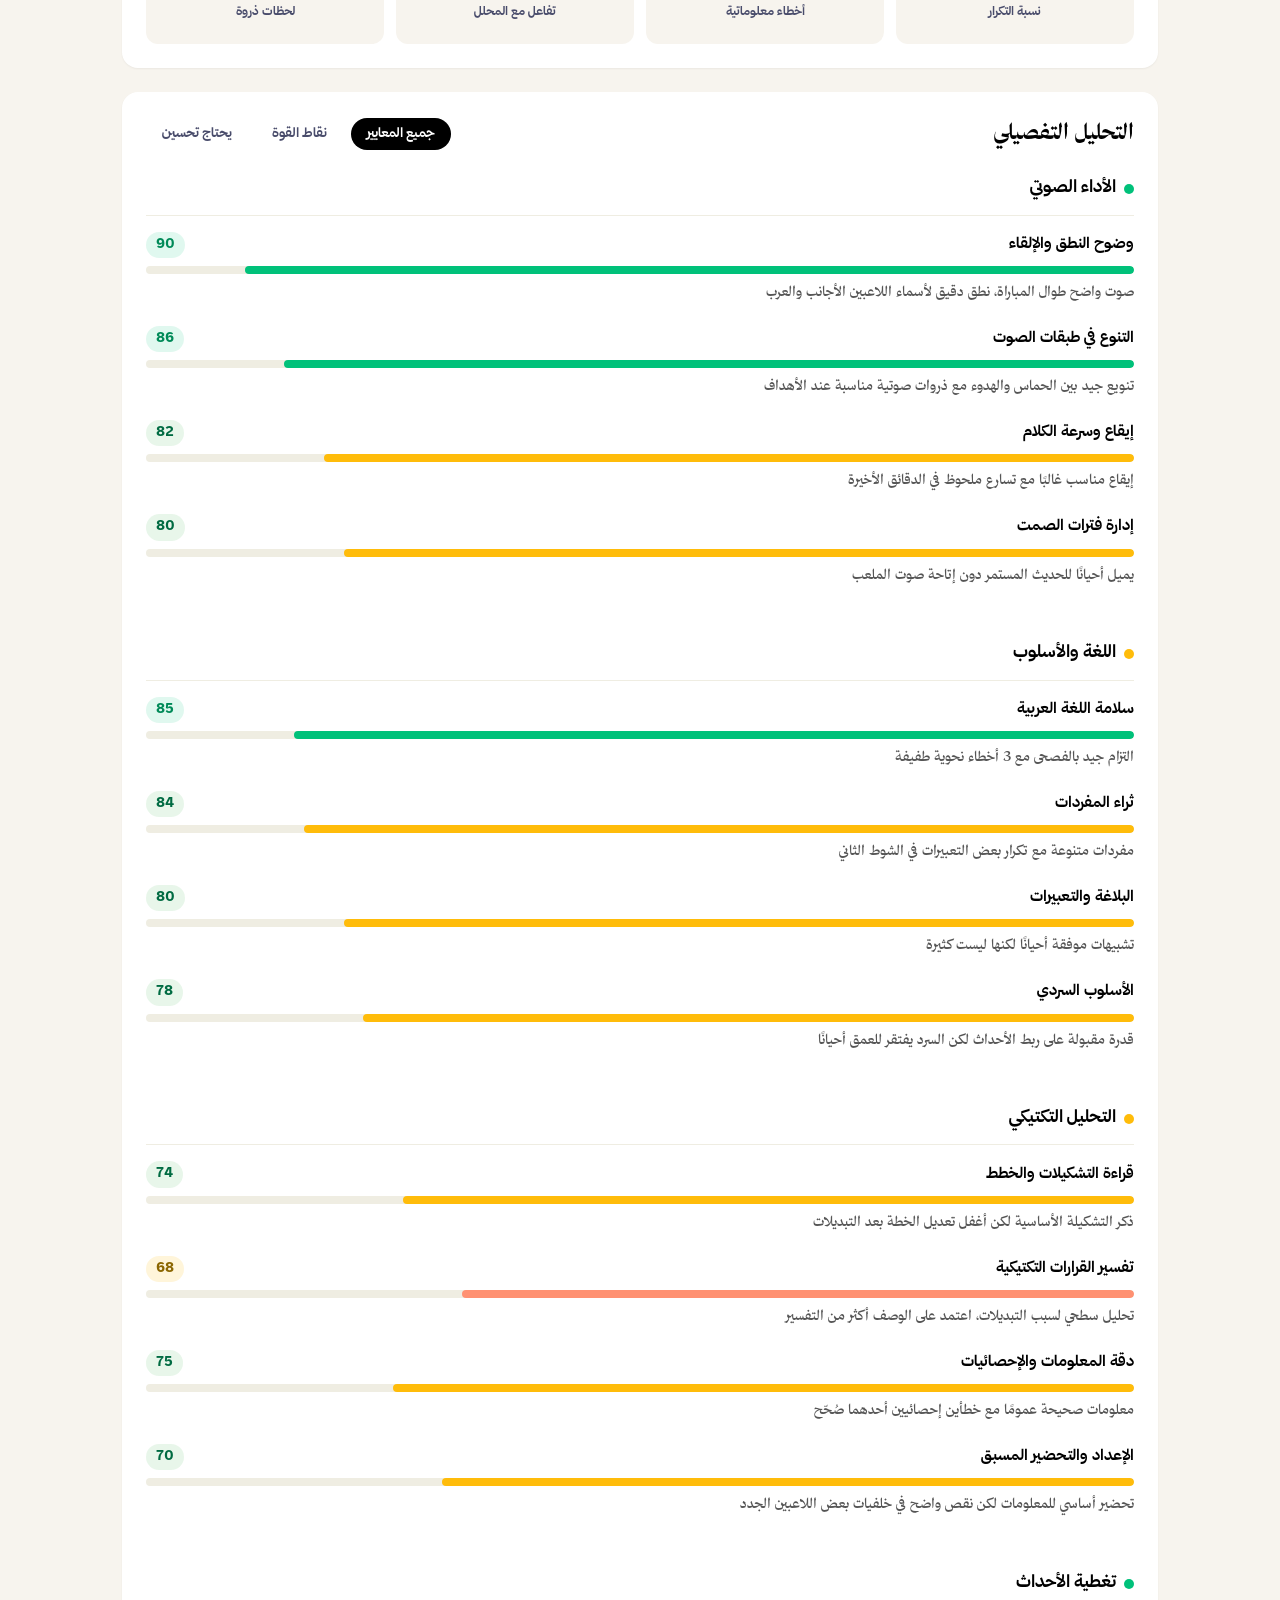
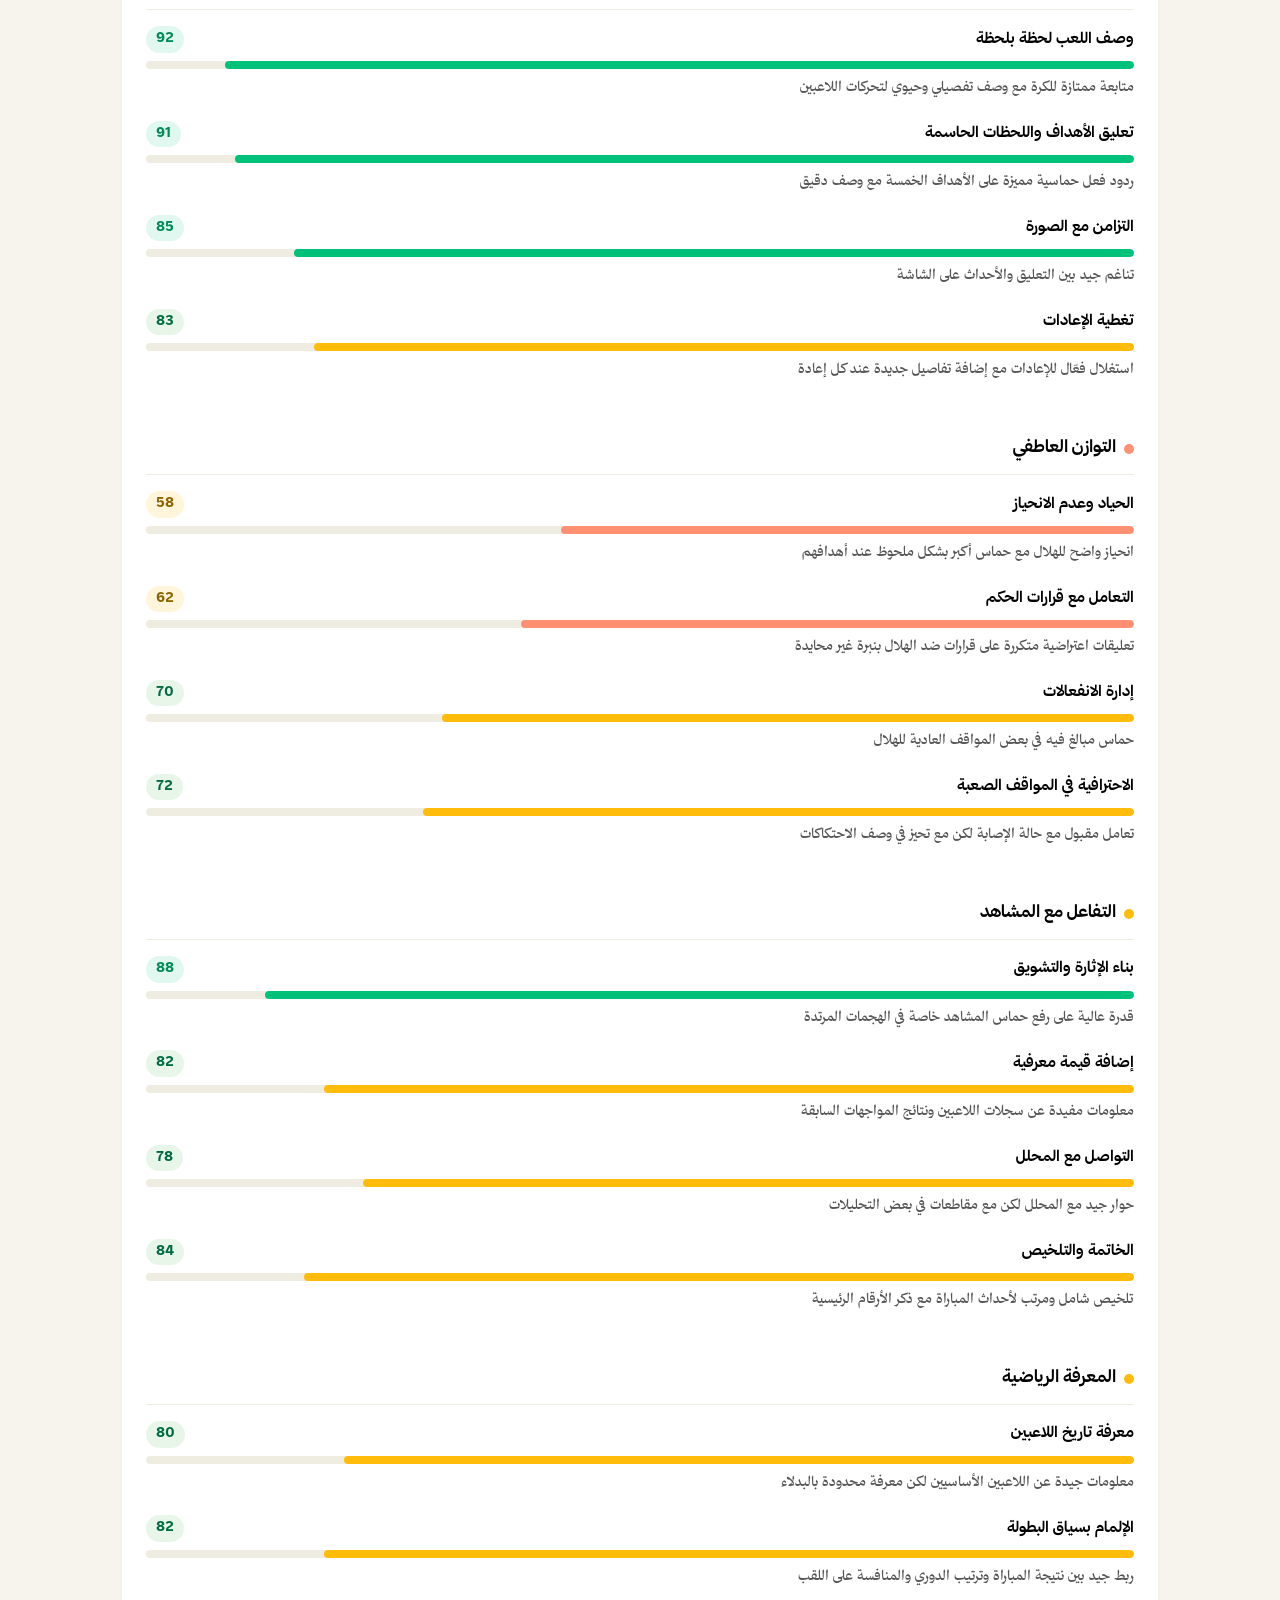
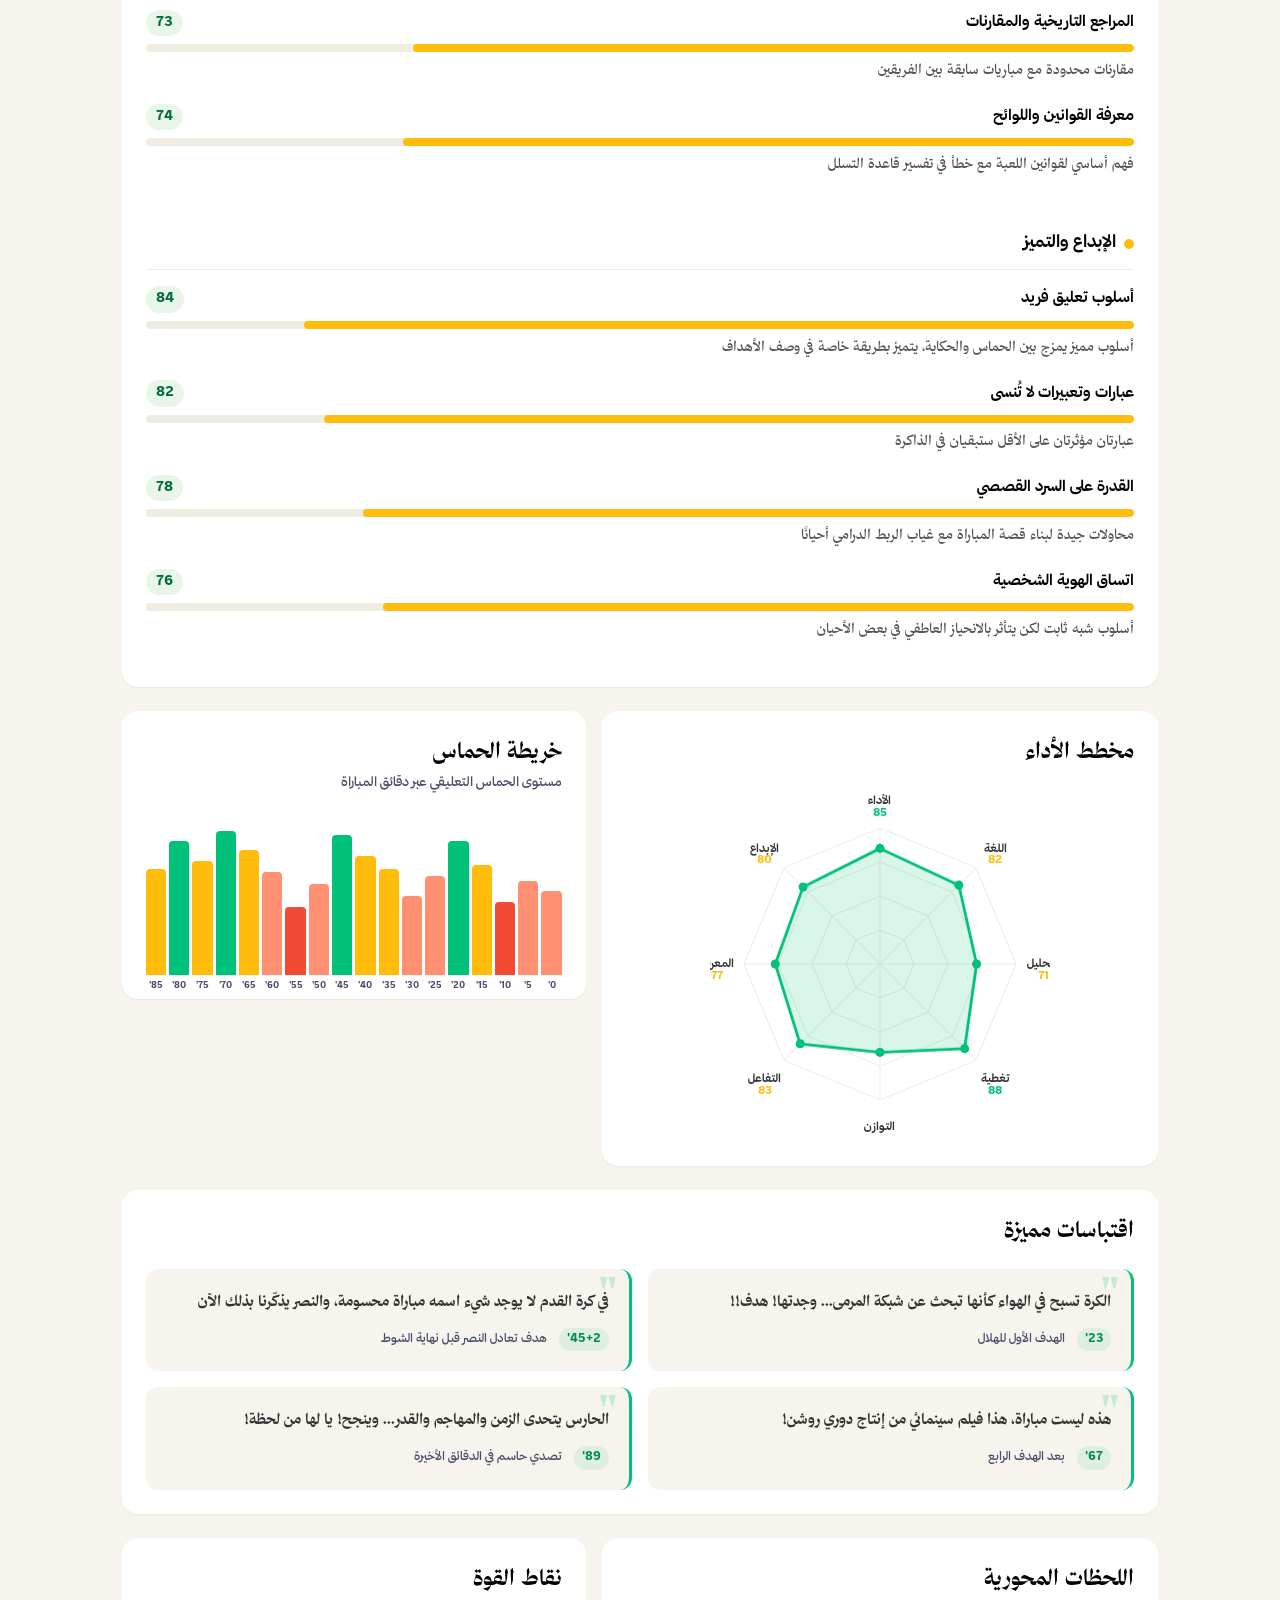
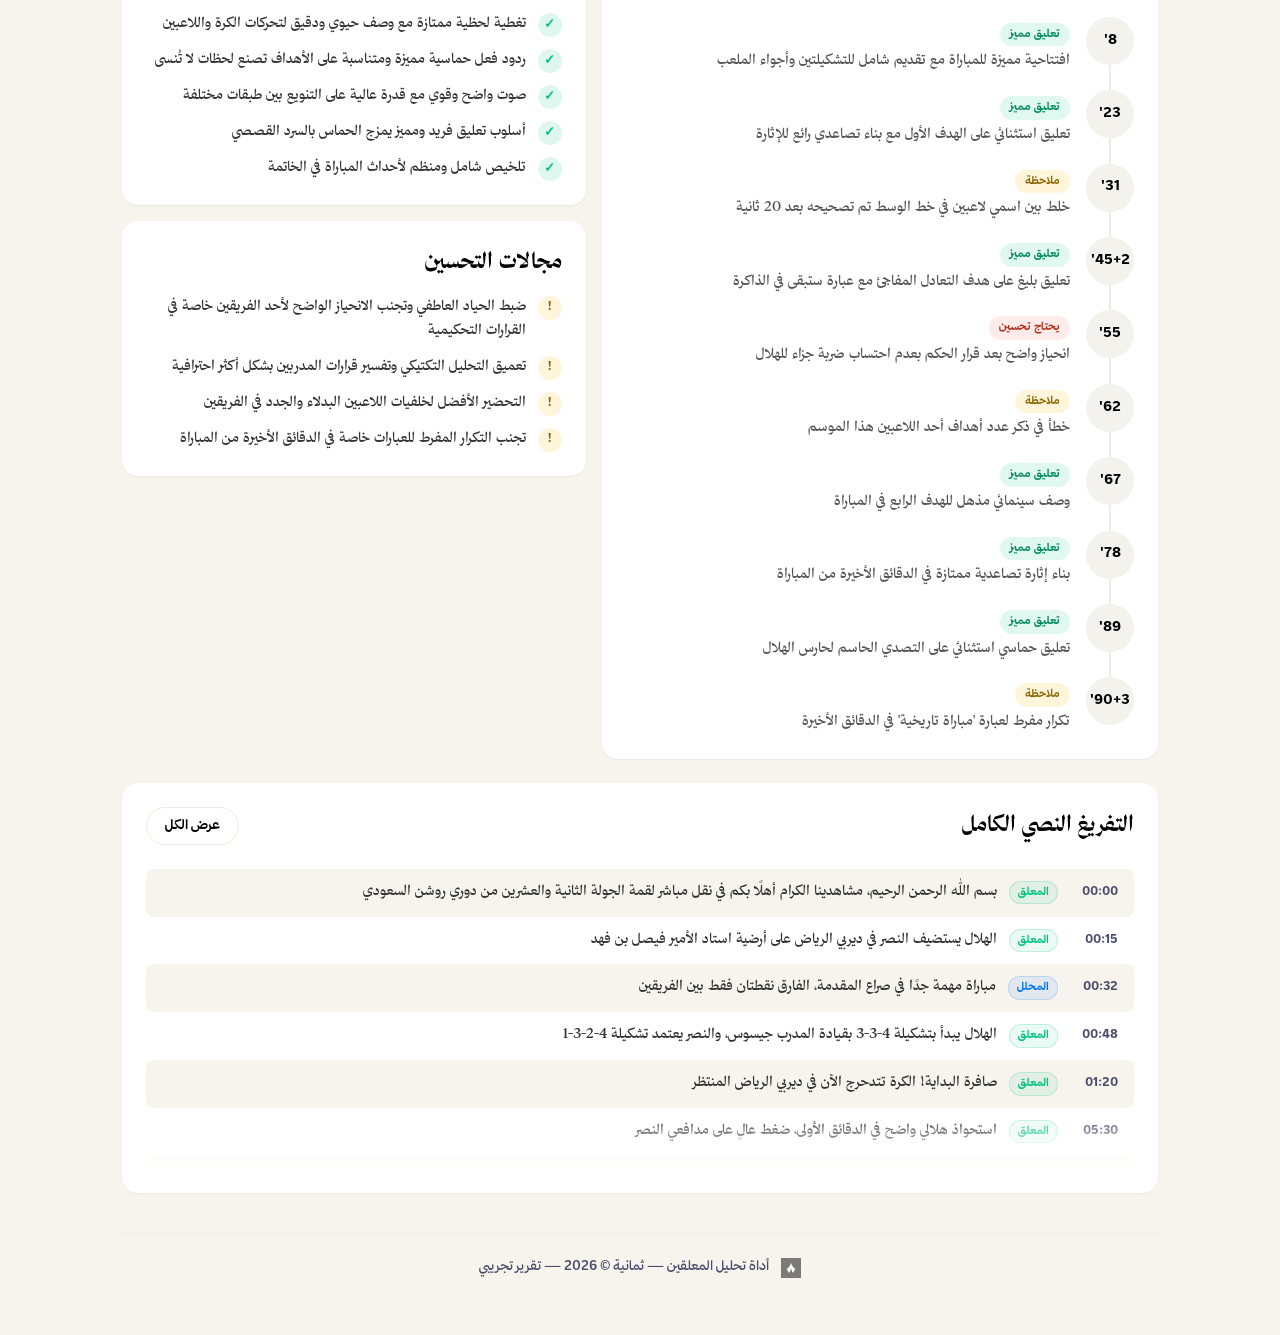
<file: dummy.html>
<!DOCTYPE html>
<html lang="ar" dir="rtl">
<head>
  <meta charset="UTF-8">
  <meta name="viewport" content="width=device-width, initial-scale=1.0">
  <title>تقرير تجريبي — أداة تحليل المعلقين — ثمانية</title>
  <link rel="icon" type="image/png" href="Usable/thamanyah.png">
  <link rel="stylesheet" href="styles.css">
  <style>
    /* Dummy page overrides — no sidebar, full width */
    body { display: block; }
    .dummy-topbar {
      position: sticky; top: 0; z-index: 50;
      background: rgba(247,244,238,0.88);
      backdrop-filter: blur(12px);
      padding: 16px 32px;
      border-bottom: 1px solid var(--color-warm-gray);
      display: flex; align-items: center; justify-content: space-between;
    }
    .dummy-topbar-right { display: flex; align-items: center; gap: 12px; }
    .dummy-topbar-right img { width: 32px; height: 32px; }
    .dummy-topbar-right span { font-family: var(--font-display); font-weight: 700; font-size: 18px; }
    .dummy-badge {
      background: var(--color-amber); color: #fff; font-size: 11px; font-weight: 700;
      padding: 3px 10px; border-radius: var(--radius-full);
    }
    .dummy-scroll {
      max-width: 1100px; margin: 0 auto;
      padding: 32px; display: flex; flex-direction: column; gap: 24px;
    }
    @media (max-width: 768px) { .dummy-scroll { padding: 16px; gap: 16px; } }
  </style>
</head>
<body>

  <!-- Top Bar -->
  <header class="dummy-topbar">
    <div class="dummy-topbar-right">
      <img src="Usable/thamanyah.png" alt="ثمانية">
      <span>تقرير تحليل الأداء</span>
      <span class="dummy-badge">تقرير تجريبي</span>
    </div>
    <div style="display:flex;gap:8px;">
      <a href="index.html" class="btn btn-secondary btn-sm">العودة للأداة</a>
    </div>
  </header>

  <div class="dummy-scroll">

    <!-- ═══ MATCH BANNER ═══ -->
    <section class="match-banner reveal">
      <div class="match-banner-inner">
        <div class="match-teams">
          <div class="team">
            <div class="team-badge team-b">HI</div>
            <span class="team-name">الهلال</span>
          </div>
          <div class="match-score-display">
            <span class="match-result">3 - 2</span>
            <span class="match-label">دوري روشن السعودي — الجولة 22</span>
            <span class="match-date">8 فبراير 2026</span>
          </div>
          <div class="team">
            <div class="team-badge" style="background:linear-gradient(135deg,#FFDD56,#FFBC0A);color:#333;">NS</div>
            <span class="team-name">النصر</span>
          </div>
        </div>
        <div class="commentator-info">
          <div class="commentator-avatar">ف</div>
          <div class="commentator-details">
            <span class="commentator-label">المعلق</span>
            <span class="commentator-name">فهد العتيبي</span>
            <span class="commentator-channel">SSC HD — البث المباشر</span>
          </div>
        </div>
      </div>
    </section>

    <!-- ═══ OVERALL SCORE ═══ -->
    <section class="score-hero reveal">
      <div class="score-hero-main">
        <div class="score-ring-container">
          <svg class="score-ring" viewBox="0 0 160 160">
            <circle class="score-ring-bg" cx="80" cy="80" r="70" fill="none" stroke="#EFEDE2" stroke-width="10"/>
            <circle class="score-ring-fill" cx="80" cy="80" r="70" fill="none" stroke="#FFBC0A" stroke-width="10" stroke-linecap="round"
              stroke-dasharray="439.82" stroke-dashoffset="439.82" transform="rotate(-90 80 80)"/>
          </svg>
          <div class="score-ring-value">
            <span class="score-number" data-target="79">0</span>
            <span class="score-max">/ 100</span>
          </div>
        </div>
        <div class="score-hero-text">
          <h2 class="score-hero-title">التقييم العام</h2>
          <p class="score-hero-desc">أداء <span class="highlight highlight-green">جيد جدًا</span> مع تميّز واضح في تغطية الأحداث والأداء الصوتي. لوحظ ميل عاطفي نحو الفريق المضيف يحتاج ضبطًا، كما أن التحليل التكتيكي يمكن تعميقه بشكل أكبر. المعلق يملك أسلوبًا شخصيًا مميزًا وقدرة جيدة على بناء الإثارة.</p>
          <div class="score-tags">
            <span class="tag tag-green">تغطية الأحداث متميزة</span>
            <span class="tag tag-green">صوت واضح وحيوي</span>
            <span class="tag tag-amber">التحليل التكتيكي يحتاج تعميق</span>
            <span class="tag tag-blue">أسلوب تعليق فريد</span>
          </div>
        </div>
      </div>
    </section>

    <!-- ═══ CATEGORY CARDS — 8 categories ═══ -->
    <section class="category-cards" id="catCards">
      <!-- JS will generate these -->
    </section>

    <!-- ═══ PERFORMANCE STATS ═══ -->
    <section class="stats-section reveal">
      <div class="card stats-card">
        <h2 class="card-title">احصائيات الأداء</h2>
        <div class="stats-grid" id="statsGrid"></div>
      </div>
    </section>

    <!-- ═══ DETAILED BREAKDOWN ═══ -->
    <section class="detail-section reveal">
      <div class="card detail-card">
        <div class="card-header">
          <h2 class="card-title">التحليل التفصيلي</h2>
          <div class="card-tabs">
            <button class="tab active" onclick="filterTab(this,'all')">جميع المعايير</button>
            <button class="tab" onclick="filterTab(this,'strengths')">نقاط القوة</button>
            <button class="tab" onclick="filterTab(this,'improve')">يحتاج تحسين</button>
          </div>
        </div>
        <div class="criteria-list" id="criteriaList"></div>
      </div>
    </section>

    <!-- ═══ RADAR + EXCITEMENT ═══ -->
    <section class="two-col-section reveal">
      <div class="card radar-card">
        <h2 class="card-title">مخطط الأداء</h2>
        <div class="radar-container" id="radarChart"></div>
      </div>
      <div class="card excitement-card">
        <h2 class="card-title">خريطة الحماس</h2>
        <p class="card-subtitle">مستوى الحماس التعليقي عبر دقائق المباراة</p>
        <div class="excitement-bars" id="excitementBars"></div>
      </div>
    </section>

    <!-- ═══ NOTABLE QUOTES ═══ -->
    <section class="reveal">
      <div class="card quotes-card">
        <h2 class="card-title">اقتباسات مميزة</h2>
        <div class="quotes-grid" id="quotesGrid"></div>
      </div>
    </section>

    <!-- ═══ KEY MOMENTS + STRENGTHS ═══ -->
    <section class="two-col-section reveal">
      <div class="card moments-card">
        <h2 class="card-title">اللحظات المحورية</h2>
        <div class="moments-list" id="momentsList"></div>
      </div>
      <div class="side-col">
        <div class="card strengths-card">
          <h2 class="card-title">نقاط القوة</h2>
          <ul class="strengths-list" id="strengthsList"></ul>
        </div>
        <div class="card improvements-card">
          <h2 class="card-title">مجالات التحسين</h2>
          <ul class="improvements-list" id="improvementsList"></ul>
        </div>
      </div>
    </section>

    <!-- ═══ TRANSCRIPTION ═══ -->
    <section class="transcription-section reveal">
      <div class="card transcription-card">
        <div class="card-header">
          <h2 class="card-title">التفريغ النصي الكامل</h2>
          <button class="btn btn-secondary btn-sm" id="transcriptionToggle" onclick="toggleTranscript()">عرض الكل</button>
        </div>
        <div class="transcription-content" id="transcriptContent">
          <div class="transcription-list" id="transcriptList"></div>
        </div>
      </div>
    </section>

    <footer class="page-footer">
      <div class="footer-content">
        <img src="Usable/thamanyah.png" alt="ثمانية" class="footer-logo">
        <span class="footer-text">أداة تحليل المعلقين — ثمانية &copy; 2026 — تقرير تجريبي</span>
      </div>
    </footer>
  </div>

<script>
// ═══════════════════════════════════════════════════════════════
// DUMMY DATA
// ═══════════════════════════════════════════════════════════════
const DATA = {
  categories: [
    { name: "الأداء الصوتي", score: 85, rating: "جيد جدًا", criteria: [
      { name: "وضوح النطق والإلقاء", score: 90, note: "صوت واضح طوال المباراة، نطق دقيق لأسماء اللاعبين الأجانب والعرب" },
      { name: "التنوع في طبقات الصوت", score: 86, note: "تنويع جيد بين الحماس والهدوء مع ذروات صوتية مناسبة عند الأهداف" },
      { name: "إيقاع وسرعة الكلام", score: 82, note: "إيقاع مناسب غالبًا مع تسارع ملحوظ في الدقائق الأخيرة" },
      { name: "إدارة فترات الصمت", score: 80, note: "يميل أحيانًا للحديث المستمر دون إتاحة صوت الملعب" }
    ]},
    { name: "اللغة والأسلوب", score: 82, rating: "جيد جدًا", criteria: [
      { name: "سلامة اللغة العربية", score: 85, note: "التزام جيد بالفصحى مع 3 أخطاء نحوية طفيفة" },
      { name: "ثراء المفردات", score: 84, note: "مفردات متنوعة مع تكرار بعض التعبيرات في الشوط الثاني" },
      { name: "البلاغة والتعبيرات", score: 80, note: "تشبيهات موفقة أحيانًا لكنها ليست كثيرة" },
      { name: "الأسلوب السردي", score: 78, note: "قدرة مقبولة على ربط الأحداث لكن السرد يفتقر للعمق أحيانًا" }
    ]},
    { name: "التحليل التكتيكي", score: 71, rating: "جيد", criteria: [
      { name: "قراءة التشكيلات والخطط", score: 74, note: "ذكر التشكيلة الأساسية لكن أغفل تعديل الخطة بعد التبديلات" },
      { name: "تفسير القرارات التكتيكية", score: 68, note: "تحليل سطحي لسبب التبديلات، اعتمد على الوصف أكثر من التفسير" },
      { name: "دقة المعلومات والإحصائيات", score: 75, note: "معلومات صحيحة عمومًا مع خطأين إحصائيين أحدهما صُحّح" },
      { name: "الإعداد والتحضير المسبق", score: 70, note: "تحضير أساسي للمعلومات لكن نقص واضح في خلفيات بعض اللاعبين الجدد" }
    ]},
    { name: "تغطية الأحداث", score: 88, rating: "ممتاز", criteria: [
      { name: "وصف اللعب لحظة بلحظة", score: 92, note: "متابعة ممتازة للكرة مع وصف تفصيلي وحيوي لتحركات اللاعبين" },
      { name: "تعليق الأهداف واللحظات الحاسمة", score: 91, note: "ردود فعل حماسية مميزة على الأهداف الخمسة مع وصف دقيق" },
      { name: "التزامن مع الصورة", score: 85, note: "تناغم جيد بين التعليق والأحداث على الشاشة" },
      { name: "تغطية الإعادات", score: 83, note: "استغلال فعّال للإعادات مع إضافة تفاصيل جديدة عند كل إعادة" }
    ]},
    { name: "التوازن العاطفي", score: 65, rating: "مقبول", criteria: [
      { name: "الحياد وعدم الانحياز", score: 58, note: "انحياز واضح للهلال مع حماس أكبر بشكل ملحوظ عند أهدافهم" },
      { name: "التعامل مع قرارات الحكم", score: 62, note: "تعليقات اعتراضية متكررة على قرارات ضد الهلال بنبرة غير محايدة" },
      { name: "إدارة الانفعالات", score: 70, note: "حماس مبالغ فيه في بعض المواقف العادية للهلال" },
      { name: "الاحترافية في المواقف الصعبة", score: 72, note: "تعامل مقبول مع حالة الإصابة لكن مع تحيز في وصف الاحتكاكات" }
    ]},
    { name: "التفاعل مع المشاهد", score: 83, rating: "جيد جدًا", criteria: [
      { name: "بناء الإثارة والتشويق", score: 88, note: "قدرة عالية على رفع حماس المشاهد خاصة في الهجمات المرتدة" },
      { name: "إضافة قيمة معرفية", score: 82, note: "معلومات مفيدة عن سجلات اللاعبين ونتائج المواجهات السابقة" },
      { name: "التواصل مع المحلل", score: 78, note: "حوار جيد مع المحلل لكن مع مقاطعات في بعض التحليلات" },
      { name: "الخاتمة والتلخيص", score: 84, note: "تلخيص شامل ومرتب لأحداث المباراة مع ذكر الأرقام الرئيسية" }
    ]},
    { name: "المعرفة الرياضية", score: 77, rating: "جيد", criteria: [
      { name: "معرفة تاريخ اللاعبين", score: 80, note: "معلومات جيدة عن اللاعبين الأساسيين لكن معرفة محدودة بالبدلاء" },
      { name: "الإلمام بسياق البطولة", score: 82, note: "ربط جيد بين نتيجة المباراة وترتيب الدوري والمنافسة على اللقب" },
      { name: "المراجع التاريخية والمقارنات", score: 73, note: "مقارنات محدودة مع مباريات سابقة بين الفريقين" },
      { name: "معرفة القوانين واللوائح", score: 74, note: "فهم أساسي لقوانين اللعبة مع خطأ في تفسير قاعدة التسلل" }
    ]},
    { name: "الإبداع والتميز", score: 80, rating: "جيد جدًا", criteria: [
      { name: "أسلوب تعليق فريد", score: 84, note: "أسلوب مميز يمزج بين الحماس والحكاية، يتميز بطريقة خاصة في وصف الأهداف" },
      { name: "عبارات وتعبيرات لا تُنسى", score: 82, note: "عبارتان مؤثرتان على الأقل ستبقيان في الذاكرة" },
      { name: "القدرة على السرد القصصي", score: 78, note: "محاولات جيدة لبناء قصة المباراة مع غياب الربط الدرامي أحيانًا" },
      { name: "اتساق الهوية الشخصية", score: 76, note: "أسلوب شبه ثابت لكن يتأثر بالانحياز العاطفي في بعض الأحيان" }
    ]}
  ],
  stats: {
    words_per_minute: 148, total_words: 13290, silence_percentage: 15,
    unique_vocabulary: 1187, repetition_rate: 8.4, factual_errors: 2,
    analyst_interactions: 18, peak_excitement_count: 12
  },
  excitement: [55, 62, 48, 72, 88, 65, 52, 70, 78, 92, 60, 45, 68, 82, 95, 75, 88, 70],
  quotes: [
    { time: "23'", text: "الكرة تسبح في الهواء كأنها تبحث عن شبكة المرمى... وجدتها! هدف!!", context: "الهدف الأول للهلال" },
    { time: "45+2'", text: "في كرة القدم لا يوجد شيء اسمه مباراة محسومة، والنصر يذكّرنا بذلك الآن", context: "هدف تعادل النصر قبل نهاية الشوط" },
    { time: "67'", text: "هذه ليست مباراة، هذا فيلم سينمائي من إنتاج دوري روشن!", context: "بعد الهدف الرابع" },
    { time: "89'", text: "الحارس يتحدى الزمن والمهاجم والقدر... وينجح! يا لها من لحظة!", context: "تصدي حاسم في الدقائق الأخيرة" }
  ],
  moments: [
    { time: "8'", type: "excellent", desc: "افتتاحية مميزة للمباراة مع تقديم شامل للتشكيلتين وأجواء الملعب" },
    { time: "23'", type: "excellent", desc: "تعليق استثنائي على الهدف الأول مع بناء تصاعدي رائع للإثارة" },
    { time: "31'", type: "note", desc: "خلط بين اسمي لاعبين في خط الوسط تم تصحيحه بعد 20 ثانية" },
    { time: "45+2'", type: "excellent", desc: "تعليق بليغ على هدف التعادل المفاجئ مع عبارة ستبقى في الذاكرة" },
    { time: "55'", type: "needs_improvement", desc: "انحياز واضح بعد قرار الحكم بعدم احتساب ضربة جزاء للهلال" },
    { time: "62'", type: "note", desc: "خطأ في ذكر عدد أهداف أحد اللاعبين هذا الموسم" },
    { time: "67'", type: "excellent", desc: "وصف سينمائي مذهل للهدف الرابع في المباراة" },
    { time: "78'", type: "excellent", desc: "بناء إثارة تصاعدية ممتازة في الدقائق الأخيرة من المباراة" },
    { time: "89'", type: "excellent", desc: "تعليق حماسي استثنائي على التصدي الحاسم لحارس الهلال" },
    { time: "90+3'", type: "note", desc: "تكرار مفرط لعبارة 'مباراة تاريخية' في الدقائق الأخيرة" }
  ],
  strengths: [
    "تغطية لحظية ممتازة مع وصف حيوي ودقيق لتحركات الكرة واللاعبين",
    "ردود فعل حماسية مميزة ومتناسبة على الأهداف تصنع لحظات لا تُنسى",
    "صوت واضح وقوي مع قدرة عالية على التنويع بين طبقات مختلفة",
    "أسلوب تعليق فريد ومميز يمزج الحماس بالسرد القصصي",
    "تلخيص شامل ومنظم لأحداث المباراة في الخاتمة"
  ],
  improvements: [
    "ضبط الحياد العاطفي وتجنب الانحياز الواضح لأحد الفريقين خاصة في القرارات التحكيمية",
    "تعميق التحليل التكتيكي وتفسير قرارات المدربين بشكل أكثر احترافية",
    "التحضير الأفضل لخلفيات اللاعبين البدلاء والجدد في الفريقين",
    "تجنب التكرار المفرط للعبارات خاصة في الدقائق الأخيرة من المباراة"
  ],
  transcription: [
    { time: "00:00", speaker: "المعلق", text: "بسم الله الرحمن الرحيم، مشاهدينا الكرام أهلًا بكم في نقل مباشر لقمة الجولة الثانية والعشرين من دوري روشن السعودي" },
    { time: "00:15", speaker: "المعلق", text: "الهلال يستضيف النصر في ديربي الرياض على أرضية استاد الأمير فيصل بن فهد" },
    { time: "00:32", speaker: "المحلل", text: "مباراة مهمة جدًا في صراع المقدمة، الفارق نقطتان فقط بين الفريقين" },
    { time: "00:48", speaker: "المعلق", text: "الهلال يبدأ بتشكيلة 4-3-3 بقيادة المدرب جيسوس، والنصر يعتمد تشكيلة 4-2-3-1" },
    { time: "01:20", speaker: "المعلق", text: "صافرة البداية! الكرة تتدحرج الآن في ديربي الرياض المنتظر" },
    { time: "05:30", speaker: "المعلق", text: "استحواذ هلالي واضح في الدقائق الأولى، ضغط عالٍ على مدافعي النصر" },
    { time: "08:15", speaker: "المحلل", text: "لاحظ كيف يستخدم الهلال الأطراف لتمرير الكرة، الجناح الأيمن نشيط جدًا" },
    { time: "12:40", speaker: "المعلق", text: "هجمة مرتدة خطيرة للنصر! تمريرة طويلة... لكن الدفاع يتصدى في اللحظة الأخيرة" },
    { time: "22:50", speaker: "المعلق", text: "تمريرة عرضية من اليسار... رأسية! الكرة تسبح في الهواء كأنها تبحث عن شبكة المرمى... وجدتها! هدف!!" },
    { time: "23:30", speaker: "المحلل", text: "هدف رائع، الرأسية كانت مثالية والتمريرة العرضية دقيقة جدًا" },
    { time: "35:00", speaker: "المعلق", text: "النصر يحاول الرد سريعًا، ضغط متواصل على منطقة الهلال" },
    { time: "44:30", speaker: "المعلق", text: "الحكم يحتسب وقتًا بدل ضائع دقيقتين" },
    { time: "45:10", speaker: "المعلق", text: "في كرة القدم لا يوجد شيء اسمه مباراة محسومة... هدف! هدف للنصر! التعادل!" }
  ]
};

// ═══════════════════════════════════════════════════════════════
// RENDER FUNCTIONS
// ═══════════════════════════════════════════════════════════════
const ICONS = {
  'الأداء الصوتي': '<svg viewBox="0 0 24 24" fill="none" stroke="currentColor" stroke-width="2" stroke-linecap="round" stroke-linejoin="round"><path d="M12 1a3 3 0 0 0-3 3v8a3 3 0 0 0 6 0V4a3 3 0 0 0-3-3z"/><path d="M19 10v2a7 7 0 0 1-14 0v-2"/><line x1="12" y1="19" x2="12" y2="23"/><line x1="8" y1="23" x2="16" y2="23"/></svg>',
  'اللغة والأسلوب': '<svg viewBox="0 0 24 24" fill="none" stroke="currentColor" stroke-width="2" stroke-linecap="round" stroke-linejoin="round"><path d="M4 19.5A2.5 2.5 0 0 1 6.5 17H20"/><path d="M6.5 2H20v20H6.5A2.5 2.5 0 0 1 4 19.5v-15A2.5 2.5 0 0 1 6.5 2z"/></svg>',
  'التحليل التكتيكي': '<svg viewBox="0 0 24 24" fill="none" stroke="currentColor" stroke-width="2" stroke-linecap="round" stroke-linejoin="round"><circle cx="12" cy="12" r="10"/><polyline points="12 6 12 12 16 14"/></svg>',
  'تغطية الأحداث': '<svg viewBox="0 0 24 24" fill="none" stroke="currentColor" stroke-width="2" stroke-linecap="round" stroke-linejoin="round"><path d="M1 12s4-8 11-8 11 8 11 8-4 8-11 8-11-8-11-8z"/><circle cx="12" cy="12" r="3"/></svg>',
  'التوازن العاطفي': '<svg viewBox="0 0 24 24" fill="none" stroke="currentColor" stroke-width="2" stroke-linecap="round" stroke-linejoin="round"><path d="M20.84 4.61a5.5 5.5 0 0 0-7.78 0L12 5.67l-1.06-1.06a5.5 5.5 0 0 0-7.78 7.78l1.06 1.06L12 21.23l7.78-7.78 1.06-1.06a5.5 5.5 0 0 0 0-7.78z"/></svg>',
  'التفاعل مع المشاهد': '<svg viewBox="0 0 24 24" fill="none" stroke="currentColor" stroke-width="2" stroke-linecap="round" stroke-linejoin="round"><path d="M17 21v-2a4 4 0 0 0-4-4H5a4 4 0 0 0-4 4v2"/><circle cx="9" cy="7" r="4"/><path d="M23 21v-2a4 4 0 0 0-3-3.87"/><path d="M16 3.13a4 4 0 0 1 0 7.75"/></svg>',
  'المعرفة الرياضية': '<svg viewBox="0 0 24 24" fill="none" stroke="currentColor" stroke-width="2" stroke-linecap="round" stroke-linejoin="round"><circle cx="12" cy="12" r="10"/><line x1="2" y1="12" x2="22" y2="12"/><path d="M12 2a15.3 15.3 0 0 1 4 10 15.3 15.3 0 0 1-4 10 15.3 15.3 0 0 1-4-10 15.3 15.3 0 0 1 4-10z"/></svg>',
  'الإبداع والتميز': '<svg viewBox="0 0 24 24" fill="none" stroke="currentColor" stroke-width="2" stroke-linecap="round" stroke-linejoin="round"><polygon points="12 2 15.09 8.26 22 9.27 17 14.14 18.18 21.02 12 17.77 5.82 21.02 7 14.14 2 9.27 8.91 8.26 12 2"/></svg>'
};

function color(s) { return s >= 85 ? '#00C17A' : s >= 70 ? '#FFBC0A' : s >= 50 ? '#FF9172' : '#F24935'; }
function scoreClass(s) { return s >= 85 ? 'score-excellent' : s >= 70 ? 'score-good' : s >= 50 ? 'score-average' : 'score-below-avg'; }

function renderCards() {
  const el = document.getElementById('catCards');
  el.innerHTML = DATA.categories.map((c, i) => `
    <div class="card score-card reveal" style="transition-delay:${i*0.06}s">
      <div class="score-card-header">
        <div class="score-card-icon" style="background:${color(c.score)}12;color:${color(c.score)}">${ICONS[c.name]||''}</div>
        <div class="score-card-value">
          <span class="score-card-number" data-target="${c.score}">0</span>
          <span class="score-card-rating">${c.rating}</span>
        </div>
      </div>
      <h3 class="score-card-title">${c.name}</h3>
      <p class="score-card-desc">${c.criteria.slice(0,2).map(x=>x.name).join('، ')}</p>
      <div class="mini-bar"><div class="mini-bar-fill" style="width:${c.score}%;background:${color(c.score)}"></div></div>
    </div>
  `).join('');
}

function renderStats() {
  const s = DATA.stats;
  const items = [
    { v: s.words_per_minute, l: 'كلمة / دقيقة' },
    { v: s.total_words.toLocaleString(), l: 'إجمالي الكلمات' },
    { v: s.silence_percentage + '%', l: 'نسبة الصمت' },
    { v: s.unique_vocabulary.toLocaleString(), l: 'مفردات فريدة' },
    { v: s.repetition_rate + '%', l: 'نسبة التكرار' },
    { v: s.factual_errors, l: 'أخطاء معلوماتية' },
    { v: s.analyst_interactions, l: 'تفاعل مع المحلل' },
    { v: s.peak_excitement_count, l: 'لحظات ذروة' },
  ];
  document.getElementById('statsGrid').innerHTML = items.map(i => `
    <div class="stat-card"><span class="stat-value">${i.v}</span><span class="stat-label">${i.l}</span></div>
  `).join('');
}

function renderCriteria() {
  const el = document.getElementById('criteriaList');
  el.innerHTML = DATA.categories.map(cat => `
    <div class="criteria-group">
      <h3 class="criteria-group-title"><span class="criteria-dot" style="background:${color(cat.score)}"></span>${cat.name}</h3>
      ${cat.criteria.map(cr => `
        <div class="criteria-item" data-score="${cr.score}">
          <div class="criteria-info">
            <span class="criteria-name">${cr.name}</span>
            <span class="criteria-score ${scoreClass(cr.score)}">${cr.score}</span>
          </div>
          <div class="progress-bar"><div class="progress-fill" style="width:${cr.score}%;background:${color(cr.score)}"></div></div>
          <p class="criteria-note">${cr.note}</p>
        </div>
      `).join('')}
    </div>
  `).join('');
}

function renderRadar() {
  const cats = DATA.categories, n = cats.length;
  const cx = 150, cy = 150, maxR = 120, step = (2*Math.PI)/n;
  let grid = '', axes = '', dots = '', labels = '';
  [0.25,0.5,0.75,1].forEach(s => {
    let pts = [];
    for (let i=0;i<n;i++) { const a=step*i-Math.PI/2; pts.push(`${cx+maxR*s*Math.cos(a)},${cy+maxR*s*Math.sin(a)}`); }
    grid += `<polygon points="${pts.join(' ')}" fill="none" stroke="#EFEDE2" stroke-width="1"/>`;
  });
  let dataPts = [];
  for (let i=0;i<n;i++) {
    const a=step*i-Math.PI/2, r=maxR*(cats[i].score/100);
    dataPts.push(`${cx+r*Math.cos(a)},${cy+r*Math.sin(a)}`);
    axes += `<line x1="${cx}" y1="${cy}" x2="${cx+maxR*Math.cos(a)}" y2="${cy+maxR*Math.sin(a)}" stroke="#EFEDE2"/>`;
    dots += `<circle cx="${cx+r*Math.cos(a)}" cy="${cy+r*Math.sin(a)}" r="4" fill="#00C17A"/>`;
    const lr=maxR+24, lx=cx+lr*Math.cos(a), ly=cy+lr*Math.sin(a);
    labels += `<text x="${lx}" y="${ly}" text-anchor="middle" dominant-baseline="middle" font-size="10" font-weight="700" fill="#333">${cats[i].name.split(' ')[0]}</text>`;
    labels += `<text x="${lx}" y="${ly+13}" text-anchor="middle" font-size="10" font-weight="600" fill="${color(cats[i].score)}">${cats[i].score}</text>`;
  }
  document.getElementById('radarChart').innerHTML = `<svg viewBox="0 0 300 300" class="radar-svg">${grid}${axes}<polygon points="${dataPts.join(' ')}" fill="rgba(0,193,122,0.15)" stroke="#00C17A" stroke-width="2.5" class="radar-polygon"/>${dots}${labels}</svg>`;
}

function renderExcitement() {
  document.getElementById('excitementBars').innerHTML = DATA.excitement.map((v,i) => {
    const c = v>=85?'#00C17A':v>=70?'#FFBC0A':v>=50?'#FF9172':'#F24935';
    return `<div class="excitement-bar" style="height:${v}%;background:${c}" title="${i*5}' — ${v}%"><span class="excitement-label">${i*5}'</span></div>`;
  }).join('');
}

function renderQuotes() {
  document.getElementById('quotesGrid').innerHTML = DATA.quotes.map(q => `
    <div class="quote-card">
      <div class="quote-mark">"</div>
      <p class="quote-text">${q.text}</p>
      <div class="quote-meta">
        <span class="quote-time">${q.time}</span>
        <span class="quote-context">${q.context}</span>
      </div>
    </div>
  `).join('');
}

function renderMoments() {
  const badgeMap = { excellent: ['badge-green','تعليق مميز'], note: ['badge-amber','ملاحظة'], needs_improvement: ['badge-red','يحتاج تحسين'] };
  document.getElementById('momentsList').innerHTML = DATA.moments.map((m,i) => {
    const [cls, label] = badgeMap[m.type] || badgeMap.note;
    return `<div class="moment ${i < DATA.moments.length-1 ? 'has-line' : ''}">
      <div class="moment-time">${m.time}</div>
      <div class="moment-content">
        <div class="moment-badge ${cls}">${label}</div>
        <p class="moment-text">${m.desc}</p>
      </div>
    </div>`;
  }).join('');
}

function renderStrengths() {
  document.getElementById('strengthsList').innerHTML = DATA.strengths.map(s =>
    `<li><span class="strength-icon">&#10003;</span><span>${s}</span></li>`
  ).join('');
  document.getElementById('improvementsList').innerHTML = DATA.improvements.map(s =>
    `<li><span class="improvement-icon">!</span><span>${s}</span></li>`
  ).join('');
}

function renderTranscription() {
  const colors = { 'المعلق': '#00C17A', 'المحلل': '#0072F9' };
  document.getElementById('transcriptList').innerHTML = DATA.transcription.map(e => {
    const c = colors[e.speaker] || '#FFBC0A';
    return `<div class="transcript-entry">
      <span class="transcript-time">${e.time}</span>
      <span class="transcript-speaker" style="background:${c}15;color:${c};border:1px solid ${c}30">${e.speaker}</span>
      <span class="transcript-text">${e.text}</span>
    </div>`;
  }).join('');
}

// ═══════════════════════════════════════════════════════════════
// ANIMATIONS
// ═══════════════════════════════════════════════════════════════
function countUp(el, target, duration) {
  const start = performance.now();
  const step = (now) => {
    const progress = Math.min((now - start) / duration, 1);
    const eased = 1 - Math.pow(1 - progress, 3);
    el.textContent = Math.round(target * eased);
    if (progress < 1) requestAnimationFrame(step);
  };
  requestAnimationFrame(step);
}

function animateOnScroll() {
  const observer = new IntersectionObserver((entries) => {
    entries.forEach(entry => {
      if (entry.isIntersecting) {
        entry.target.classList.add('visible');
        // Count-up numbers in this section
        entry.target.querySelectorAll('[data-target]').forEach(el => {
          const target = parseInt(el.dataset.target);
          if (target && el.textContent === '0') countUp(el, target, 1200);
        });
        observer.unobserve(entry.target);
      }
    });
  }, { threshold: 0.15 });

  document.querySelectorAll('.reveal').forEach(el => observer.observe(el));
}

function animateRing() {
  const ring = document.querySelector('.score-ring-fill');
  if (!ring) return;
  const total = 2 * Math.PI * 70;
  const target = total - (total * 79 / 100);
  setTimeout(() => {
    ring.style.transition = 'stroke-dashoffset 1.8s cubic-bezier(0.4,0,0.2,1)';
    ring.style.strokeDashoffset = target;
  }, 300);
}

function animateBars() {
  document.querySelectorAll('.progress-fill, .mini-bar-fill').forEach(bar => {
    const w = bar.style.width;
    bar.style.width = '0%';
    bar.style.transition = 'width 1.2s ease-out';
    requestAnimationFrame(() => requestAnimationFrame(() => { bar.style.width = w; }));
  });
}

// ═══════════════════════════════════════════════════════════════
// INTERACTIONS
// ═══════════════════════════════════════════════════════════════
function filterTab(btn, mode) {
  btn.closest('.card-tabs').querySelectorAll('.tab').forEach(t => t.classList.remove('active'));
  btn.classList.add('active');
  document.querySelectorAll('#criteriaList .criteria-group').forEach(group => {
    const items = group.querySelectorAll('.criteria-item');
    let vis = 0;
    items.forEach(item => {
      const s = parseInt(item.dataset.score) || 0;
      const show = mode === 'all' || (mode === 'strengths' && s >= 85) || (mode === 'improve' && s < 75);
      item.style.display = show ? '' : 'none';
      if (show) vis++;
    });
    group.style.display = vis > 0 ? '' : 'none';
  });
}

function toggleTranscript() {
  const content = document.getElementById('transcriptContent');
  const btn = document.getElementById('transcriptionToggle');
  const isOpen = content.classList.toggle('expanded');
  btn.textContent = isOpen ? 'إخفاء' : 'عرض الكل';
}

// ═══════════════════════════════════════════════════════════════
// INIT
// ═══════════════════════════════════════════════════════════════
document.addEventListener('DOMContentLoaded', () => {
  renderCards();
  renderStats();
  renderCriteria();
  renderRadar();
  renderExcitement();
  renderQuotes();
  renderMoments();
  renderStrengths();
  renderTranscription();

  // Animations
  animateRing();
  animateBars();
  animateOnScroll();
});
</script>
</body>
</html>
</file>
<file: styles.css>
/* ═══════════════════════════════════════════════════════════════════
   Thmanyah Commentator Analysis Tool — Stylesheet
   Brand Identity v2.0 — Full Application
   ═══════════════════════════════════════════════════════════════════ */

/* ── Font Faces ── */
@font-face { font-family: 'Thmanyah Serif Display'; src: url('./Usable/Thmanyahserifdisplay12-Light.otf') format('opentype'); font-weight: 300; font-style: normal; }
@font-face { font-family: 'Thmanyah Serif Display'; src: url('./Usable/Thmanyahserifdisplay12-Reg.otf') format('opentype'); font-weight: 400; font-style: normal; }
@font-face { font-family: 'Thmanyah Serif Display'; src: url('./Usable/Thmanyahserifdisplay12-Medium.otf') format('opentype'); font-weight: 500; font-style: normal; }
@font-face { font-family: 'Thmanyah Serif Display'; src: url('./Usable/Thmanyahserifdisplay12-Bold.otf') format('opentype'); font-weight: 700; font-style: normal; }
@font-face { font-family: 'Thmanyah Serif Display'; src: url('./Usable/Thmanyahserifdisplay12-Black.otf') format('opentype'); font-weight: 900; font-style: normal; }
@font-face { font-family: 'Thmanyah Serif Text'; src: url('./Usable/Thmanyahseriftext12-Light.otf') format('opentype'); font-weight: 300; font-style: normal; }
@font-face { font-family: 'Thmanyah Serif Text'; src: url('./Usable/Thmanyahseriftext12-Regular.otf') format('opentype'); font-weight: 400; font-style: normal; }
@font-face { font-family: 'Thmanyah Serif Text'; src: url('./Usable/Thmanyahseriftext12-Medium.otf') format('opentype'); font-weight: 500; font-style: normal; }
@font-face { font-family: 'Thmanyah Serif Text'; src: url('./Usable/Thmanyahseriftext12-Bold.otf') format('opentype'); font-weight: 700; font-style: normal; }
@font-face { font-family: 'Thmanyah Serif Text'; src: url('./Usable/Thmanyahseriftext12-Black.otf') format('opentype'); font-weight: 900; font-style: normal; }
@font-face { font-family: 'Thmanyah Sans'; src: url('./Usable/Thmanyahsans12-Light.otf') format('opentype'); font-weight: 300; font-style: normal; }
@font-face { font-family: 'Thmanyah Sans'; src: url('./Usable/Thmanyahsans12-Regular.otf') format('opentype'); font-weight: 400; font-style: normal; }
@font-face { font-family: 'Thmanyah Sans'; src: url('./Usable/Thmanyahsans12-Medium.otf') format('opentype'); font-weight: 500; font-style: normal; }
@font-face { font-family: 'Thmanyah Sans'; src: url('./Usable/Thmanyahsans12-Bold.otf') format('opentype'); font-weight: 700; font-style: normal; }
@font-face { font-family: 'Thmanyah Sans'; src: url('./Usable/Thmanyahsans12-Black.otf') format('opentype'); font-weight: 900; font-style: normal; }

/* ── Design Tokens ── */
:root {
  --color-black: #000000;
  --color-white: #FFFFFF;
  --color-green: #00C17A;
  --color-green-light: #B5E8BE;
  --color-green-pale: #B2E2BA;
  --color-blue: #0072F9;
  --color-red: #F24935;
  --color-amber: #FFBC0A;
  --color-peach: #FF9172;
  --color-dark-slate: #111421;
  --color-charcoal: #2B2D3F;
  --color-muted: #494C6B;
  --color-warm-gray: #EFEDE2;
  --color-cream: #F4F2ED;
  --color-off-white: #F7F4EE;
  --font-display: 'Thmanyah Serif Display', 'Georgia', serif;
  --font-body: 'Thmanyah Serif Text', 'Georgia', serif;
  --font-ui: 'Thmanyah Sans', 'Segoe UI', 'Helvetica Neue', sans-serif;
  --space-1: 4px; --space-2: 8px; --space-3: 12px; --space-4: 16px;
  --space-5: 20px; --space-6: 24px; --space-8: 32px; --space-10: 40px;
  --space-12: 48px; --space-16: 64px;
  --radius-sm: 8px; --radius-md: 12px; --radius-lg: 16px; --radius-xl: 24px; --radius-full: 9999px;
  --shadow-sm: 0 1px 2px rgba(0,0,0,0.05);
  --shadow-md: 0 4px 12px rgba(0,0,0,0.08);
  --shadow-lg: 0 8px 24px rgba(0,0,0,0.12);
  --sidebar-width: 260px;
}

/* ── Reset ── */
*,*::before,*::after { box-sizing: border-box; margin: 0; padding: 0; }
html { font-size: 16px; -webkit-font-smoothing: antialiased; -moz-osx-font-smoothing: grayscale; }
body {
  font-family: var(--font-ui);
  font-weight: 500;
  color: var(--color-black);
  background: var(--color-off-white);
  min-height: 100vh;
  display: flex;
  direction: rtl;
  line-height: 1.6;
}
a { color: inherit; text-decoration: none; }
button { cursor: pointer; border: none; background: none; font-family: inherit; }
ul,ol { list-style: none; }
img { max-width: 100%; height: auto; }

/* ════════════════════════════════════════════════════════════════
   SIDEBAR
   ════════════════════════════════════════════════════════════════ */
.sidebar {
  position: fixed; top: 0; right: 0;
  width: var(--sidebar-width); height: 100vh;
  background: var(--color-black); color: var(--color-white);
  display: flex; flex-direction: column; z-index: 100;
  transition: transform 0.3s cubic-bezier(0.4,0,0.2,1);
}
.sidebar-header {
  display: flex; align-items: center; gap: var(--space-3);
  padding: var(--space-6);
  border-bottom: 1px solid rgba(255,255,255,0.08);
}
.sidebar-logo { width: 36px; height: 36px; object-fit: contain; }
.sidebar-brand { font-weight: 700; font-size: 15px; white-space: nowrap; }
.sidebar-nav { flex: 1; padding: var(--space-4) var(--space-3); display: flex; flex-direction: column; gap: var(--space-1); }

.nav-item {
  display: flex; align-items: center; gap: var(--space-3);
  padding: var(--space-3) var(--space-4);
  border-radius: var(--radius-md);
  font-size: 14px; font-weight: 600;
  color: rgba(255,255,255,0.55);
  transition: all 0.2s ease;
  position: relative;
}
.nav-item:hover { color: var(--color-white); background: rgba(255,255,255,0.06); }
.nav-item.active, .nav-item.selected {
  color: var(--color-white);
  background: rgba(0,193,122,0.12);
}
.nav-item.active::before, .nav-item.selected::before {
  content: ''; position: absolute; right: 0;
  width: 3px; height: 24px;
  background: var(--color-green);
  border-radius: 0 var(--radius-full) var(--radius-full) 0;
}
.nav-icon { width: 20px; height: 20px; flex-shrink: 0; }

.sidebar-footer { padding: var(--space-4) var(--space-6); border-top: 1px solid rgba(255,255,255,0.08); }
.sidebar-user { display: flex; align-items: center; gap: var(--space-3); }
.user-avatar {
  width: 36px; height: 36px; border-radius: var(--radius-full);
  background: var(--color-green); color: var(--color-white);
  display: flex; align-items: center; justify-content: center;
  font-weight: 700; font-size: 14px;
}
.user-info { display: flex; flex-direction: column; }
.user-name { font-size: 13px; font-weight: 700; }
.user-role { font-size: 12px; color: rgba(255,255,255,0.5); }

/* ════════════════════════════════════════════════════════════════
   MAIN CONTENT
   ════════════════════════════════════════════════════════════════ */
.main-content {
  flex: 1; margin-right: var(--sidebar-width);
  display: flex; flex-direction: column; min-height: 100vh;
}

/* ── Views ── */
.view { display: none; flex: 1; flex-direction: column; min-height: 0; }
.view-active { display: flex; }

/* ── Top Bar ── */
.top-bar {
  position: sticky; top: 0;
  background: rgba(247,244,238,0.88);
  backdrop-filter: blur(12px); -webkit-backdrop-filter: blur(12px);
  padding: var(--space-4) var(--space-8);
  display: flex; align-items: center; gap: var(--space-4);
  z-index: 50;
  border-bottom: 1px solid var(--color-warm-gray);
}
.menu-toggle {
  display: none; width: 40px; height: 40px;
  border-radius: var(--radius-sm);
  align-items: center; justify-content: center;
  color: var(--color-black); flex-shrink: 0;
}
.menu-toggle svg { width: 22px; height: 22px; }
.top-bar-content { display: flex; align-items: center; justify-content: space-between; width: 100%; }
.page-title { font-family: var(--font-display); font-weight: 700; font-size: 24px; }
.top-bar-actions { display: flex; gap: var(--space-3); }

/* ── Buttons ── */
.btn {
  display: inline-flex; align-items: center; gap: var(--space-2);
  padding: 10px 24px; border-radius: var(--radius-full);
  font-family: var(--font-ui); font-weight: 700; font-size: 14px;
  transition: all 0.2s ease; white-space: nowrap;
}
.btn-sm { padding: 8px 18px; font-size: 13px; }
.btn-lg { padding: 14px 36px; font-size: 16px; }
.btn-primary { background: var(--color-black); color: var(--color-white); }
.btn-primary:hover { background: var(--color-charcoal); }
.btn-secondary { background: var(--color-white); color: var(--color-black); border: 1px solid var(--color-warm-gray); }
.btn-secondary:hover { border-color: var(--color-muted); }
.btn-accent { background: var(--color-green); color: var(--color-white); }
.btn-accent:hover { background: #00A868; }
.btn-icon { width: 16px; height: 16px; }
.btn:disabled { opacity: 0.6; cursor: not-allowed; }

.spin { animation: spin 1s linear infinite; }
@keyframes spin { to { transform: rotate(360deg); } }

/* ── Content Scroll ── */
.content-scroll {
  flex: 1; overflow-y: auto;
  padding: var(--space-8); padding-top: var(--space-6);
  display: flex; flex-direction: column; gap: var(--space-6);
  max-width: 1280px; width: 100%; margin: 0 auto;
}

/* ════════════════════════════════════════════════════════════════
   UPLOAD VIEW
   ════════════════════════════════════════════════════════════════ */
.upload-container {
  display: flex; flex-direction: column; align-items: center;
  gap: var(--space-6); padding: var(--space-8) 0;
  max-width: 640px; margin: 0 auto; width: 100%;
}

.upload-hero { text-align: center; }
.upload-hero-icon {
  width: 72px; height: 72px; margin: 0 auto var(--space-5);
  background: rgba(0,193,122,0.1); border-radius: var(--radius-xl);
  display: flex; align-items: center; justify-content: center;
  color: var(--color-green);
}
.upload-hero-icon svg { width: 36px; height: 36px; }
.upload-hero-title {
  font-family: var(--font-display); font-weight: 900;
  font-size: 28px; margin-bottom: var(--space-2);
}
.upload-hero-desc {
  font-family: var(--font-body); font-weight: 500;
  font-size: 16px; color: var(--color-muted); line-height: 1.7;
  max-width: 480px; margin: 0 auto;
}

.upload-drop-zone {
  width: 100%;
  border: 2px dashed var(--color-warm-gray);
  border-radius: var(--radius-lg);
  background: var(--color-white);
  padding: var(--space-12) var(--space-8);
  text-align: center;
  transition: all 0.3s ease;
  cursor: pointer;
}
.upload-drop-zone:hover,
.upload-drop-zone.drag-over {
  border-color: var(--color-green);
  background: rgba(0,193,122,0.03);
  box-shadow: 0 0 0 4px rgba(0,193,122,0.1);
}
.drop-zone-icon {
  width: 56px; height: 56px; margin: 0 auto var(--space-4);
  background: var(--color-cream); border-radius: var(--radius-full);
  display: flex; align-items: center; justify-content: center;
  color: var(--color-muted);
  transition: all 0.3s ease;
}
.upload-drop-zone:hover .drop-zone-icon,
.upload-drop-zone.drag-over .drop-zone-icon {
  background: rgba(0,193,122,0.1); color: var(--color-green);
}
.drop-zone-icon svg { width: 24px; height: 24px; }
.drop-zone-text { font-weight: 700; font-size: 16px; margin-bottom: var(--space-2); }
.drop-zone-or { font-size: 13px; color: var(--color-muted); margin-bottom: var(--space-3); }
.drop-zone-formats { font-size: 12px; color: var(--color-muted); margin-top: var(--space-4); }

/* File Info Card */
.file-info-card {
  display: flex; align-items: center; gap: var(--space-4);
  background: var(--color-white); border-radius: var(--radius-lg);
  padding: var(--space-4) var(--space-5);
  box-shadow: var(--shadow-sm); width: 100%;
}
.file-info-icon {
  width: 44px; height: 44px; border-radius: var(--radius-md);
  background: rgba(0,193,122,0.1); color: var(--color-green);
  display: flex; align-items: center; justify-content: center; flex-shrink: 0;
}
.file-info-icon svg { width: 22px; height: 22px; }
.file-info-details { flex: 1; display: flex; flex-direction: column; }
.file-info-name { font-weight: 700; font-size: 14px; word-break: break-all; }
.file-info-size { font-size: 12px; color: var(--color-muted); }
.file-info-remove {
  width: 32px; height: 32px; border-radius: var(--radius-full);
  display: flex; align-items: center; justify-content: center;
  color: var(--color-muted); transition: all 0.2s ease;
}
.file-info-remove:hover { background: rgba(242,73,53,0.08); color: var(--color-red); }
.file-info-remove svg { width: 18px; height: 18px; }

/* ════════════════════════════════════════════════════════════════
   LOADING VIEW
   ════════════════════════════════════════════════════════════════ */
.loading-container {
  display: flex; flex-direction: column; align-items: center;
  justify-content: center; gap: var(--space-6);
  padding: var(--space-16) 0; max-width: 480px; margin: 0 auto; width: 100%;
}

.loading-visual {
  position: relative;
  width: 120px; height: 120px;
  display: flex; align-items: center; justify-content: center;
}
.loading-pulse-ring {
  position: absolute; inset: 0;
  border: 3px solid rgba(0,193,122,0.2);
  border-radius: var(--radius-full);
  animation: pulseRing 2s ease-out infinite;
}
@keyframes pulseRing {
  0% { transform: scale(0.8); opacity: 1; }
  100% { transform: scale(1.4); opacity: 0; }
}
.loading-icon {
  width: 72px; height: 72px;
  background: rgba(0,193,122,0.1); border-radius: var(--radius-full);
  display: flex; align-items: center; justify-content: center;
  color: var(--color-green);
  animation: breathe 2s ease-in-out infinite;
}
.loading-icon svg { width: 32px; height: 32px; }
@keyframes breathe {
  0%,100% { transform: scale(1); }
  50% { transform: scale(1.08); }
}

.loading-timer-display {
  font-family: var(--font-display); font-weight: 900;
  font-size: 36px; color: var(--color-black);
}

.loading-message {
  font-family: var(--font-body); font-weight: 600;
  font-size: 18px; color: var(--color-muted); text-align: center;
}

.loading-progress-bar {
  width: 100%; height: 6px;
  background: var(--color-warm-gray); border-radius: var(--radius-full);
  overflow: hidden;
}
.loading-progress-fill {
  height: 100%; width: 0;
  background: var(--color-green); border-radius: var(--radius-full);
  transition: width 0.6s ease;
}

.loading-steps {
  display: flex; gap: var(--space-6); width: 100%;
  justify-content: center; flex-wrap: wrap;
}
.loading-step {
  display: flex; align-items: center; gap: var(--space-2);
  font-size: 13px; font-weight: 600; color: var(--color-muted);
  transition: color 0.3s ease;
}
.loading-step.active { color: var(--color-green); }
.loading-step.done { color: var(--color-black); }

.step-dot {
  width: 10px; height: 10px;
  border-radius: var(--radius-full);
  background: var(--color-warm-gray);
  transition: all 0.3s ease;
}
.loading-step.active .step-dot {
  background: var(--color-green);
  box-shadow: 0 0 0 4px rgba(0,193,122,0.2);
}
.loading-step.done .step-dot { background: var(--color-black); }

/* ════════════════════════════════════════════════════════════════
   REPORT VIEW — MATCH BANNER
   ════════════════════════════════════════════════════════════════ */
.match-banner {
  background: var(--color-black); border-radius: var(--radius-lg);
  overflow: hidden; color: var(--color-white);
  animation: fadeInUp 0.6s ease-out;
}
.match-banner-inner {
  padding: var(--space-8);
  display: flex; flex-direction: column; gap: var(--space-6);
}
.match-teams { display: flex; align-items: center; justify-content: center; gap: var(--space-10); }
.team { display: flex; flex-direction: column; align-items: center; gap: var(--space-2); }
.team-badge {
  width: 64px; height: 64px; border-radius: var(--radius-lg);
  display: flex; align-items: center; justify-content: center;
  font-family: var(--font-ui); font-weight: 900; font-size: 20px;
  letter-spacing: -0.5px;
}
.team-a { background: linear-gradient(135deg, #00C17A, #00A066); }
.team-b { background: linear-gradient(135deg, #0072F9, #0058C4); }
.team-name { font-weight: 700; font-size: 17px; }

.match-score-display { display: flex; flex-direction: column; align-items: center; gap: var(--space-1); }
.match-result { font-family: var(--font-display); font-weight: 900; font-size: 44px; letter-spacing: 4px; }
.match-label { font-size: 14px; color: rgba(255,255,255,0.6); font-weight: 600; }
.match-date { font-size: 12px; color: rgba(255,255,255,0.4); font-weight: 500; }

.commentator-info {
  display: flex; align-items: center; justify-content: center; gap: var(--space-3);
  padding-top: var(--space-4);
  border-top: 1px solid rgba(255,255,255,0.08);
}
.commentator-avatar {
  width: 44px; height: 44px; border-radius: var(--radius-full);
  background: var(--color-green);
  display: flex; align-items: center; justify-content: center;
  font-weight: 700; font-size: 18px;
}
.commentator-details { display: flex; flex-direction: column; }
.commentator-label { font-size: 11px; color: rgba(255,255,255,0.5); font-weight: 600; text-transform: uppercase; letter-spacing: 1px; }
.commentator-name { font-family: var(--font-display); font-weight: 700; font-size: 19px; }
.commentator-channel { font-size: 13px; color: rgba(255,255,255,0.5); font-weight: 500; }

/* ════════════════════════════════════════════════════════════════
   SCORE HERO
   ════════════════════════════════════════════════════════════════ */
.score-hero {
  background: var(--color-white); border-radius: var(--radius-lg);
  padding: var(--space-8); box-shadow: var(--shadow-sm);
  animation: fadeInUp 0.6s ease-out 0.1s both;
}
.score-hero-main { display: flex; align-items: center; gap: var(--space-10); }
.score-ring-container { position: relative; flex-shrink: 0; }
.score-ring { width: 160px; height: 160px; }
.score-ring-value {
  position: absolute; inset: 0;
  display: flex; flex-direction: column; align-items: center; justify-content: center;
}
.score-number { font-family: var(--font-display); font-weight: 900; font-size: 52px; line-height: 1; }
.score-max { font-family: var(--font-ui); font-weight: 600; font-size: 14px; color: var(--color-muted); }

.score-hero-text { flex: 1; }
.score-hero-title { font-family: var(--font-display); font-weight: 700; font-size: 26px; margin-bottom: var(--space-2); }
.score-hero-desc {
  font-family: var(--font-body); font-weight: 500;
  font-size: 16px; color: #333; line-height: 1.8; margin-bottom: var(--space-4);
}

.highlight { padding: 2px 8px; border-radius: 4px; display: inline; font-weight: 700; }
.highlight-green { background-color: var(--color-green-light); color: #006B42; }

.score-tags { display: flex; flex-wrap: wrap; gap: var(--space-2); }
.tag {
  display: inline-flex; align-items: center;
  padding: 5px 14px; border-radius: var(--radius-full);
  font-size: 12px; font-weight: 700;
}
.tag-green { background: rgba(0,193,122,0.1); color: #008A58; }
.tag-amber { background: rgba(255,188,10,0.15); color: #8B6600; }
.tag-blue { background: rgba(0,114,249,0.1); color: #004EB5; }

/* ════════════════════════════════════════════════════════════════
   CATEGORY CARDS
   ════════════════════════════════════════════════════════════════ */
.category-cards { display: grid; grid-template-columns: repeat(3, 1fr); gap: var(--space-4); }
.card {
  background: var(--color-white); border-radius: var(--radius-lg);
  box-shadow: var(--shadow-sm); transition: box-shadow 0.2s ease, transform 0.2s ease;
}
.card:hover { box-shadow: var(--shadow-md); }

.score-card { padding: var(--space-6); display: flex; flex-direction: column; gap: var(--space-3); }
.score-card-header { display: flex; align-items: flex-start; justify-content: space-between; }
.score-card-icon {
  width: 40px; height: 40px; border-radius: var(--radius-md);
  display: flex; align-items: center; justify-content: center;
}
.score-card-icon svg { width: 20px; height: 20px; }
.score-card-value { display: flex; flex-direction: column; align-items: flex-end; }
.score-card-number { font-family: var(--font-display); font-weight: 900; font-size: 34px; line-height: 1; }
.score-card-rating { font-size: 12px; font-weight: 700; color: var(--color-muted); }
.score-card-title { font-weight: 700; font-size: 17px; }
.score-card-desc { font-size: 13px; color: var(--color-muted); line-height: 1.5; font-weight: 500; }

.mini-bar { height: 6px; background: var(--color-warm-gray); border-radius: var(--radius-full); overflow: hidden; margin-top: auto; }
.mini-bar-fill { height: 100%; border-radius: var(--radius-full); }

.score-card:hover { transform: translateY(-2px); }

/* ════════════════════════════════════════════════════════════════
   DETAIL CARD / CRITERIA
   ════════════════════════════════════════════════════════════════ */
.detail-section { display: flex; flex-direction: column; gap: var(--space-4); }
.detail-card { padding: var(--space-6); }

.card-header {
  display: flex; align-items: center; justify-content: space-between;
  margin-bottom: var(--space-6); flex-wrap: wrap; gap: var(--space-3);
}
.card-title { font-family: var(--font-display); font-weight: 700; font-size: 22px; }

.card-tabs { display: flex; gap: var(--space-2); }
.tab {
  padding: 6px 16px; border-radius: var(--radius-full);
  font-size: 13px; font-weight: 700;
  color: var(--color-muted); transition: all 0.2s ease;
}
.tab:hover { color: var(--color-black); background: var(--color-cream); }
.tab.active { background: var(--color-black); color: var(--color-white); }

.criteria-list { display: flex; flex-direction: column; gap: var(--space-8); }

.criteria-group-title {
  font-weight: 700; font-size: 17px;
  display: flex; align-items: center; gap: var(--space-2);
  margin-bottom: var(--space-4);
  padding-bottom: var(--space-3);
  border-bottom: 1px solid var(--color-warm-gray);
}
.criteria-dot { width: 10px; height: 10px; border-radius: var(--radius-full); flex-shrink: 0; }

.criteria-item { margin-bottom: var(--space-5); }
.criteria-info { display: flex; align-items: center; justify-content: space-between; margin-bottom: var(--space-2); }
.criteria-name { font-size: 15px; font-weight: 600; }
.criteria-score {
  font-weight: 700; font-size: 14px;
  padding: 2px 10px; border-radius: var(--radius-full);
}
.score-excellent { background: rgba(0,193,122,0.12); color: #008A58; }
.score-good { background: rgba(178,226,186,0.3); color: #006B42; }
.score-average { background: rgba(255,188,10,0.15); color: #8B6600; }
.score-below-avg { background: rgba(255,145,114,0.2); color: #993D26; }

.progress-bar {
  height: 8px; background: var(--color-warm-gray);
  border-radius: var(--radius-full); overflow: hidden; margin-bottom: var(--space-2);
}
.progress-fill { height: 100%; border-radius: var(--radius-full); }
.criteria-note { font-family: var(--font-body); font-size: 14px; color: #555; line-height: 1.7; font-weight: 500; }

/* ════════════════════════════════════════════════════════════════
   TRANSCRIPTION
   ════════════════════════════════════════════════════════════════ */
.transcription-card { padding: var(--space-6); }
.transcription-content {
  max-height: 300px; overflow: hidden;
  position: relative;
  transition: max-height 0.4s ease;
}
.transcription-content::after {
  content: '';
  position: absolute; bottom: 0; left: 0; right: 0;
  height: 60px;
  background: linear-gradient(transparent, var(--color-white));
  pointer-events: none;
  transition: opacity 0.3s ease;
}
.transcription-content.expanded {
  max-height: none; overflow: visible;
}
.transcription-content.expanded::after { opacity: 0; }

.transcription-list { display: flex; flex-direction: column; gap: 0; }
.transcript-entry {
  display: flex; align-items: flex-start; gap: var(--space-3);
  padding: var(--space-3) var(--space-4);
  border-radius: var(--radius-sm);
}
.transcript-entry:nth-child(odd) { background: var(--color-off-white); }
.transcript-time {
  font-family: var(--font-ui); font-weight: 700;
  font-size: 12px; color: var(--color-muted);
  min-width: 48px; padding-top: 2px; flex-shrink: 0;
  direction: ltr; text-align: right;
}
.transcript-speaker {
  font-size: 11px; font-weight: 700;
  padding: 2px 8px; border-radius: var(--radius-full);
  white-space: nowrap; flex-shrink: 0;
}
.transcript-text {
  font-family: var(--font-body); font-weight: 500;
  font-size: 14px; line-height: 1.7; color: #333;
}

/* ════════════════════════════════════════════════════════════════
   TWO COLUMN — MOMENTS + SIDE
   ════════════════════════════════════════════════════════════════ */
.two-col-section { display: grid; grid-template-columns: 1.2fr 1fr; gap: var(--space-4); align-items: start; }
.side-col { display: flex; flex-direction: column; gap: var(--space-4); }

.moments-card { padding: var(--space-6); }
.moments-card .card-title { margin-bottom: var(--space-5); }
.moments-list { display: flex; flex-direction: column; gap: var(--space-4); }

.moment { display: flex; gap: var(--space-4); position: relative; }
.moment.has-line::before {
  content: ''; position: absolute;
  top: 30px; right: 23px; bottom: -20px;
  width: 2px; background: var(--color-warm-gray);
}
.moment-time {
  width: 48px; height: 48px; border-radius: var(--radius-full);
  background: var(--color-cream);
  display: flex; align-items: center; justify-content: center;
  font-weight: 700; font-size: 14px; flex-shrink: 0; z-index: 1;
}
.moment-content { flex: 1; padding-top: var(--space-1); }
.moment-badge {
  display: inline-block; padding: 3px 10px;
  border-radius: var(--radius-full);
  font-size: 11px; font-weight: 700; margin-bottom: var(--space-1);
}
.badge-green { background: rgba(0,193,122,0.12); color: #008A58; }
.badge-amber { background: rgba(255,188,10,0.15); color: #8B6600; }
.badge-red { background: rgba(242,73,53,0.1); color: #B5301E; }
.moment-text { font-family: var(--font-body); font-size: 14px; color: #555; line-height: 1.7; font-weight: 500; }

/* Strengths & Improvements */
.strengths-card, .improvements-card { padding: var(--space-6); }
.strengths-card .card-title, .improvements-card .card-title { margin-bottom: var(--space-4); }
.strengths-list, .improvements-list { display: flex; flex-direction: column; gap: var(--space-3); }
.strengths-list li, .improvements-list li {
  display: flex; align-items: flex-start; gap: var(--space-3);
  font-family: var(--font-body); font-size: 14px;
  color: #333; line-height: 1.7; font-weight: 500;
}
.strength-icon {
  width: 24px; height: 24px; border-radius: var(--radius-full);
  background: rgba(0,193,122,0.12); color: var(--color-green);
  display: flex; align-items: center; justify-content: center;
  font-size: 13px; font-weight: 700; flex-shrink: 0;
}
.improvement-icon {
  width: 24px; height: 24px; border-radius: var(--radius-full);
  background: rgba(255,188,10,0.15); color: #8B6600;
  display: flex; align-items: center; justify-content: center;
  font-size: 13px; font-weight: 700; flex-shrink: 0;
}

/* ════════════════════════════════════════════════════════════════
   PERFORMANCE STATS
   ════════════════════════════════════════════════════════════════ */
.stats-card { padding: var(--space-6); }
.stats-card .card-title { margin-bottom: var(--space-5); }
.stats-grid {
  display: grid; grid-template-columns: repeat(4, 1fr);
  gap: var(--space-3);
}
.stat-card {
  background: var(--color-off-white);
  border-radius: var(--radius-md);
  padding: var(--space-5) var(--space-4);
  text-align: center;
  transition: transform 0.2s ease, box-shadow 0.2s ease;
}
.stat-card:hover { transform: translateY(-2px); box-shadow: var(--shadow-md); }
.stat-value {
  display: block;
  font-family: var(--font-display); font-weight: 900;
  font-size: 28px; color: var(--color-black);
  margin-bottom: var(--space-1);
}
.stat-label {
  font-size: 12px; font-weight: 600;
  color: var(--color-muted);
}

/* ════════════════════════════════════════════════════════════════
   RADAR CHART
   ════════════════════════════════════════════════════════════════ */
.radar-card { padding: var(--space-6); }
.radar-card .card-title { margin-bottom: var(--space-4); }
.radar-container { display: flex; justify-content: center; padding: var(--space-2); }
.radar-svg { width: 100%; max-width: 340px; height: auto; }
.radar-polygon {
  opacity: 0;
  animation: radarReveal 1.2s ease-out 0.5s forwards;
}
@keyframes radarReveal {
  from { opacity: 0; transform: scale(0.3); transform-origin: center; }
  to { opacity: 1; transform: scale(1); }
}

/* ════════════════════════════════════════════════════════════════
   EXCITEMENT TIMELINE
   ════════════════════════════════════════════════════════════════ */
.excitement-card { padding: var(--space-6); }
.excitement-card .card-title { margin-bottom: var(--space-1); }
.card-subtitle { font-size: 13px; color: var(--color-muted); margin-bottom: var(--space-5); font-weight: 500; }
.excitement-bars {
  display: flex; align-items: flex-end; gap: 3px;
  height: 160px; padding-top: var(--space-2);
}
.excitement-bar {
  flex: 1; min-width: 8px;
  border-radius: 4px 4px 0 0;
  position: relative;
  transition: opacity 0.2s ease;
  animation: barRise 0.8s ease-out backwards;
}
.excitement-bar:hover { opacity: 0.8; }
.excitement-bar:nth-child(1) { animation-delay: 0.05s; }
.excitement-bar:nth-child(2) { animation-delay: 0.1s; }
.excitement-bar:nth-child(3) { animation-delay: 0.15s; }
.excitement-bar:nth-child(4) { animation-delay: 0.2s; }
.excitement-bar:nth-child(5) { animation-delay: 0.25s; }
.excitement-bar:nth-child(6) { animation-delay: 0.3s; }
.excitement-bar:nth-child(7) { animation-delay: 0.35s; }
.excitement-bar:nth-child(8) { animation-delay: 0.4s; }
.excitement-bar:nth-child(9) { animation-delay: 0.45s; }
.excitement-bar:nth-child(10) { animation-delay: 0.5s; }
.excitement-bar:nth-child(11) { animation-delay: 0.55s; }
.excitement-bar:nth-child(12) { animation-delay: 0.6s; }
.excitement-bar:nth-child(13) { animation-delay: 0.65s; }
.excitement-bar:nth-child(14) { animation-delay: 0.7s; }
.excitement-bar:nth-child(15) { animation-delay: 0.75s; }
.excitement-bar:nth-child(16) { animation-delay: 0.8s; }
.excitement-bar:nth-child(17) { animation-delay: 0.85s; }
.excitement-bar:nth-child(18) { animation-delay: 0.9s; }

@keyframes barRise {
  from { height: 0 !important; }
}

.excitement-label {
  position: absolute; bottom: -18px;
  left: 50%; transform: translateX(-50%);
  font-size: 9px; color: var(--color-muted); font-weight: 600;
  white-space: nowrap;
}

/* ════════════════════════════════════════════════════════════════
   NOTABLE QUOTES
   ════════════════════════════════════════════════════════════════ */
.quotes-card { padding: var(--space-6); }
.quotes-card .card-title { margin-bottom: var(--space-5); }
.quotes-grid { display: grid; grid-template-columns: repeat(2, 1fr); gap: var(--space-4); }

.quote-card {
  background: var(--color-off-white);
  border-radius: var(--radius-md);
  padding: var(--space-5);
  position: relative;
  border-right: 3px solid var(--color-green);
  transition: transform 0.2s ease;
}
.quote-card:hover { transform: translateX(-4px); }
.quote-mark {
  font-family: var(--font-display); font-weight: 900;
  font-size: 48px; color: var(--color-green);
  opacity: 0.2; line-height: 1;
  position: absolute; top: 8px; right: 12px;
}
.quote-text {
  font-family: var(--font-body); font-weight: 600;
  font-size: 15px; line-height: 1.8; color: #333;
  position: relative; z-index: 1;
}
.quote-meta {
  display: flex; align-items: center; gap: var(--space-3);
  margin-top: var(--space-3);
}
.quote-time {
  font-weight: 700; font-size: 12px;
  padding: 2px 8px; border-radius: var(--radius-full);
  background: rgba(0,193,122,0.1); color: #008A58;
}
.quote-context { font-size: 12px; color: var(--color-muted); font-weight: 500; }

/* ════════════════════════════════════════════════════════════════
   SCROLL REVEAL
   ════════════════════════════════════════════════════════════════ */
.reveal {
  opacity: 0; transform: translateY(24px);
  transition: opacity 0.7s ease, transform 0.7s ease;
}
.reveal.visible {
  opacity: 1; transform: translateY(0);
}

/* ════════════════════════════════════════════════════════════════
   FOOTER
   ════════════════════════════════════════════════════════════════ */
.page-footer { padding: var(--space-6) var(--space-8); border-top: 1px solid var(--color-warm-gray); margin-top: var(--space-4); }
.footer-content { display: flex; align-items: center; gap: var(--space-3); justify-content: center; }
.footer-logo { width: 20px; height: 20px; opacity: 0.5; }
.footer-text { font-size: 13px; color: var(--color-muted); font-weight: 500; }

/* ════════════════════════════════════════════════════════════════
   ERROR MODAL
   ════════════════════════════════════════════════════════════════ */
.error-modal {
  position: fixed; inset: 0; z-index: 200;
  background: rgba(0,0,0,0.5);
  display: flex; align-items: center; justify-content: center;
  padding: var(--space-4);
  opacity: 0; pointer-events: none;
  transition: opacity 0.3s ease;
}
.error-modal.visible { opacity: 1; pointer-events: auto; }
.error-modal-content {
  background: var(--color-white);
  border-radius: var(--radius-lg);
  padding: var(--space-8);
  max-width: 420px; width: 100%;
  text-align: center;
  box-shadow: var(--shadow-lg);
  transform: translateY(20px);
  transition: transform 0.3s ease;
}
.error-modal.visible .error-modal-content { transform: translateY(0); }
.error-modal-icon {
  width: 56px; height: 56px; margin: 0 auto var(--space-4);
  background: rgba(242,73,53,0.1); border-radius: var(--radius-full);
  display: flex; align-items: center; justify-content: center;
  color: var(--color-red);
}
.error-modal-icon svg { width: 28px; height: 28px; }
.error-modal-title { font-family: var(--font-display); font-weight: 700; font-size: 20px; margin-bottom: var(--space-2); }
.error-modal-message {
  font-family: var(--font-body); font-weight: 500;
  font-size: 14px; color: var(--color-muted);
  line-height: 1.7; margin-bottom: var(--space-6);
  white-space: pre-wrap;
}

/* ════════════════════════════════════════════════════════════════
   ANIMATIONS
   ════════════════════════════════════════════════════════════════ */
@keyframes fadeInUp {
  from { opacity: 0; transform: translateY(16px); }
  to { opacity: 1; transform: translateY(0); }
}

.score-hero { animation: fadeInUp 0.6s ease-out 0.1s both; }
.detail-card { animation: fadeInUp 0.6s ease-out 0.3s both; }
.moments-card { animation: fadeInUp 0.6s ease-out 0.35s both; }
.strengths-card { animation: fadeInUp 0.6s ease-out 0.4s both; }
.improvements-card { animation: fadeInUp 0.6s ease-out 0.45s both; }
.transcription-card { animation: fadeInUp 0.6s ease-out 0.32s both; }

/* ════════════════════════════════════════════════════════════════
   PDF MODE
   ════════════════════════════════════════════════════════════════ */
.report-content.pdf-mode {
  padding: 20px;
  max-width: 800px;
}
.pdf-mode .card { box-shadow: none; border: 1px solid var(--color-warm-gray); page-break-inside: avoid; }
.pdf-mode .score-card:hover { transform: none; }
.pdf-mode .card:hover { box-shadow: none; }
.pdf-mode .transcription-content { max-height: none; overflow: visible; }
.pdf-mode .transcription-content::after { display: none; }
.pdf-mode * { animation: none !important; transition: none !important; }

/* ════════════════════════════════════════════════════════════════
   RESPONSIVE
   ════════════════════════════════════════════════════════════════ */
@media (max-width: 1024px) {
  .sidebar { transform: translateX(100%); }
  .sidebar.open { transform: translateX(0); }
  .main-content { margin-right: 0; }
  .menu-toggle { display: flex; }
  .category-cards { grid-template-columns: repeat(2, 1fr); }
  .two-col-section { grid-template-columns: 1fr; }
  .content-scroll { padding: var(--space-4); }
  .score-hero-main { gap: var(--space-6); }
}

@media (max-width: 768px) {
  .category-cards { grid-template-columns: 1fr; }
  .stats-grid { grid-template-columns: repeat(2, 1fr); }
  .quotes-grid { grid-template-columns: 1fr; }
  .score-hero-main { flex-direction: column; text-align: center; }
  .score-tags { justify-content: center; }
  .match-result { font-size: 32px; }
  .team-badge { width: 52px; height: 52px; font-size: 16px; }
  .match-teams { gap: var(--space-4); }
  .content-scroll { padding: var(--space-3); gap: var(--space-4); }
  .top-bar { padding: var(--space-3) var(--space-4); }
  .page-title { font-size: 18px; }
  .card-header { flex-direction: column; align-items: flex-start; }
  .card-tabs { overflow-x: auto; width: 100%; padding-bottom: var(--space-1); }
  .upload-drop-zone { padding: var(--space-8) var(--space-4); }
  .upload-hero-title { font-size: 22px; }
  .loading-steps { gap: var(--space-3); }
  .loading-step .step-label { font-size: 11px; }
}

@media (max-width: 480px) {
  .score-ring { width: 130px; height: 130px; }
  .score-number { font-size: 40px; }
  .match-banner-inner { padding: var(--space-5) var(--space-4); }
  .btn-sm { padding: 6px 12px; font-size: 12px; }
  .top-bar-actions { gap: var(--space-2); }
}

/* Overlay for mobile sidebar */
.sidebar.open::after {
  content: ''; position: fixed; inset: 0;
  background: rgba(0,0,0,0.5); z-index: -1;
}

/* ════════════════════════════════════════════════════════════════
   TOAST NOTIFICATION
   ════════════════════════════════════════════════════════════════ */
.toast {
  position: fixed; bottom: 24px; left: 50%; transform: translateX(-50%) translateY(20px);
  z-index: 300; opacity: 0; pointer-events: none;
  transition: opacity 0.3s ease, transform 0.3s ease;
}
.toast.visible { opacity: 1; transform: translateX(-50%) translateY(0); pointer-events: auto; }
.toast-content {
  display: flex; align-items: center; gap: var(--space-3);
  background: var(--color-black); color: var(--color-white);
  padding: 12px 24px; border-radius: var(--radius-full);
  box-shadow: var(--shadow-lg); font-size: 14px; font-weight: 600;
}
.toast-icon { width: 20px; height: 20px; color: var(--color-green); flex-shrink: 0; }

/* ════════════════════════════════════════════════════════════════
   DASHBOARD / HOME VIEW
   ════════════════════════════════════════════════════════════════ */
.dashboard-container {
  display: flex; flex-direction: column; gap: var(--space-8);
  max-width: 1100px; width: 100%; margin: 0 auto;
}

/* Welcome Hero */
.dash-welcome {
  display: flex; align-items: center; gap: var(--space-10);
  background: var(--color-white); border-radius: var(--radius-lg);
  padding: var(--space-10) var(--space-8);
  box-shadow: var(--shadow-sm);
  animation: fadeInUp 0.5s ease-out;
}
.dash-welcome-text { flex: 1; }
.dash-welcome-title {
  font-family: var(--font-display); font-weight: 900;
  font-size: 32px; margin-bottom: var(--space-3);
}
.dash-welcome-desc {
  font-family: var(--font-body); font-weight: 500;
  font-size: 16px; color: var(--color-muted); line-height: 1.8;
  margin-bottom: var(--space-6);
}
.dash-welcome-actions { display: flex; gap: var(--space-3); flex-wrap: wrap; }
.dash-welcome-visual { flex-shrink: 0; width: 180px; height: 180px; }
.dash-welcome-visual svg { width: 100%; height: 100%; }

/* Quick Stats Row */
.dash-stats-row { display: grid; grid-template-columns: repeat(4, 1fr); gap: var(--space-4); }
.dash-stat-card {
  background: var(--color-white); border-radius: var(--radius-lg);
  padding: var(--space-5); box-shadow: var(--shadow-sm);
  display: flex; align-items: center; gap: var(--space-4);
  transition: transform 0.2s ease, box-shadow 0.2s ease;
  animation: fadeInUp 0.5s ease-out backwards;
}
.dash-stat-card:nth-child(1) { animation-delay: 0.05s; }
.dash-stat-card:nth-child(2) { animation-delay: 0.1s; }
.dash-stat-card:nth-child(3) { animation-delay: 0.15s; }
.dash-stat-card:nth-child(4) { animation-delay: 0.2s; }
.dash-stat-card:hover { transform: translateY(-2px); box-shadow: var(--shadow-md); }
.dash-stat-icon {
  width: 44px; height: 44px; border-radius: var(--radius-md);
  display: flex; align-items: center; justify-content: center; flex-shrink: 0;
}
.dash-stat-icon svg { width: 22px; height: 22px; }
.dash-stat-info { display: flex; flex-direction: column; }
.dash-stat-value { font-family: var(--font-display); font-weight: 900; font-size: 26px; line-height: 1; }
.dash-stat-label { font-size: 12px; font-weight: 600; color: var(--color-muted); margin-top: 2px; }

/* Dashboard Sections */
.dash-section { display: flex; flex-direction: column; gap: var(--space-4); }
.dash-section-header { display: flex; align-items: center; justify-content: space-between; }
.dash-section-title { font-family: var(--font-display); font-weight: 700; font-size: 22px; }

/* Recent Reports Cards */
.dash-reports-list { display: flex; flex-direction: column; gap: var(--space-3); }
.dash-report-card {
  background: var(--color-white); border-radius: var(--radius-lg);
  padding: var(--space-5) var(--space-6); box-shadow: var(--shadow-sm);
  display: flex; align-items: center; gap: var(--space-6);
  cursor: pointer; transition: all 0.2s ease;
}
.dash-report-card:hover { box-shadow: var(--shadow-md); transform: translateY(-1px); }
.dash-report-teams { display: flex; align-items: center; gap: var(--space-3); min-width: 180px; }
.dash-report-team { font-weight: 700; font-size: 15px; }
.dash-report-vs {
  font-family: var(--font-display); font-weight: 900; font-size: 16px;
  padding: 2px 10px; background: var(--color-cream); border-radius: var(--radius-sm);
}
.dash-report-meta { display: flex; flex-direction: column; flex: 1; }
.dash-report-commentator { font-weight: 700; font-size: 14px; }
.dash-report-date { font-size: 12px; color: var(--color-muted); }
.dash-report-score-row { display: flex; align-items: center; gap: var(--space-3); }
.dash-report-score {
  width: 44px; height: 44px; border-radius: var(--radius-md);
  display: flex; align-items: center; justify-content: center;
  font-family: var(--font-display); font-weight: 900; font-size: 20px;
}
.dash-report-rating { font-weight: 700; font-size: 13px; }
.dash-report-comp { font-size: 11px; color: var(--color-muted); }

/* Steps Grid */
.dash-steps-grid { display: grid; grid-template-columns: repeat(4, 1fr); gap: var(--space-4); }
.dash-step-card {
  background: var(--color-white); border-radius: var(--radius-lg);
  padding: var(--space-6); box-shadow: var(--shadow-sm);
  text-align: center; position: relative;
  transition: transform 0.2s ease;
}
.dash-step-card:hover { transform: translateY(-2px); }
.dash-step-num {
  width: 40px; height: 40px; border-radius: var(--radius-full);
  background: var(--color-green); color: var(--color-white);
  display: flex; align-items: center; justify-content: center;
  font-family: var(--font-display); font-weight: 900; font-size: 18px;
  margin: 0 auto var(--space-4);
}
.dash-step-title { font-weight: 700; font-size: 15px; margin-bottom: var(--space-2); }
.dash-step-desc { font-size: 13px; color: var(--color-muted); line-height: 1.7; font-weight: 500; }

/* Feature Cards */
.dash-features-grid { display: grid; grid-template-columns: repeat(3, 1fr); gap: var(--space-4); }
.dash-feature-card {
  background: var(--color-white); border-radius: var(--radius-lg);
  padding: var(--space-6); box-shadow: var(--shadow-sm);
  transition: transform 0.2s ease, box-shadow 0.2s ease;
}
.dash-feature-card:hover { transform: translateY(-2px); box-shadow: var(--shadow-md); }
.dash-feature-icon {
  width: 44px; height: 44px; border-radius: var(--radius-md);
  display: flex; align-items: center; justify-content: center;
  margin-bottom: var(--space-4);
}
.dash-feature-icon svg { width: 22px; height: 22px; }
.dash-feature-card h4 { font-weight: 700; font-size: 15px; margin-bottom: var(--space-2); }
.dash-feature-card p { font-size: 13px; color: var(--color-muted); line-height: 1.7; font-weight: 500; }

/* ════════════════════════════════════════════════════════════════
   REPORTS LIST VIEW
   ════════════════════════════════════════════════════════════════ */
.reports-container { display: flex; flex-direction: column; gap: var(--space-6); max-width: 1100px; width: 100%; margin: 0 auto; }
.reports-header { display: flex; align-items: flex-start; justify-content: space-between; gap: var(--space-4); }
.reports-header-text { flex: 1; }
.reports-title { font-family: var(--font-display); font-weight: 900; font-size: 28px; margin-bottom: var(--space-2); }
.reports-subtitle { font-family: var(--font-body); font-size: 15px; color: var(--color-muted); line-height: 1.7; font-weight: 500; }

.reports-filter-bar {
  display: flex; align-items: center; gap: var(--space-3); flex-wrap: wrap;
}
.reports-search {
  flex: 1; min-width: 240px; position: relative;
}
.reports-search-icon {
  position: absolute; right: 14px; top: 50%; transform: translateY(-50%);
  width: 18px; height: 18px; color: var(--color-muted); pointer-events: none;
}
.reports-search-input {
  width: 100%; padding: 10px 44px 10px 16px;
  border: 1px solid var(--color-warm-gray); border-radius: var(--radius-full);
  font-family: var(--font-ui); font-size: 14px; font-weight: 500;
  background: var(--color-white); transition: border-color 0.2s ease;
}
.reports-search-input:focus { outline: none; border-color: var(--color-green); box-shadow: 0 0 0 3px rgba(0,193,122,0.1); }

.reports-select {
  padding: 10px 16px; border: 1px solid var(--color-warm-gray);
  border-radius: var(--radius-full); font-family: var(--font-ui);
  font-size: 13px; font-weight: 600; background: var(--color-white);
  cursor: pointer;
}
.reports-select:focus { outline: none; border-color: var(--color-green); }
.reports-filter-group { display: flex; gap: var(--space-2); }

.reports-grid { display: flex; flex-direction: column; gap: var(--space-4); }
.reports-empty { text-align: center; padding: var(--space-12); color: var(--color-muted); font-size: 15px; }

.report-list-card {
  background: var(--color-white); border-radius: var(--radius-lg);
  padding: var(--space-6); box-shadow: var(--shadow-sm);
  cursor: pointer; transition: all 0.2s ease;
  display: flex; flex-direction: column; gap: var(--space-4);
}
.report-list-card:hover { box-shadow: var(--shadow-md); transform: translateY(-2px); }

.report-list-top { display: flex; align-items: flex-start; justify-content: space-between; gap: var(--space-4); }
.report-list-match { display: flex; flex-direction: column; }
.report-list-teams { font-family: var(--font-display); font-weight: 900; font-size: 20px; }
.report-list-comp { font-size: 13px; color: var(--color-muted); font-weight: 500; }

.report-list-overall {
  display: flex; align-items: baseline; gap: 2px;
  padding: 8px 16px; border-radius: var(--radius-lg); flex-shrink: 0;
}
.report-list-overall-num { font-family: var(--font-display); font-weight: 900; font-size: 28px; }
.report-list-overall-max { font-size: 12px; font-weight: 600; opacity: 0.6; }

.report-list-info { display: flex; align-items: center; justify-content: space-between; }
.report-list-commentator { display: flex; align-items: center; gap: var(--space-3); }
.report-list-avatar {
  width: 36px; height: 36px; border-radius: var(--radius-full);
  background: var(--color-green); color: var(--color-white);
  display: flex; align-items: center; justify-content: center;
  font-weight: 700; font-size: 14px;
}
.report-list-name { font-weight: 700; font-size: 14px; display: block; }
.report-list-channel { font-size: 12px; color: var(--color-muted); display: block; }

.report-list-cats { display: flex; flex-direction: column; gap: var(--space-2); }
.report-list-cat-bar { display: flex; align-items: center; gap: var(--space-3); }
.report-list-cat-name { font-size: 12px; font-weight: 600; color: var(--color-muted); min-width: 60px; text-align: left; }
.report-list-cat-track { flex: 1; height: 6px; background: var(--color-warm-gray); border-radius: var(--radius-full); overflow: hidden; }
.report-list-cat-fill { height: 100%; border-radius: var(--radius-full); transition: width 0.8s ease; }
.report-list-cat-score { font-size: 12px; font-weight: 700; min-width: 24px; }

.report-list-footer { display: flex; gap: var(--space-3); flex-wrap: wrap; }

/* Demo Banner */
.reports-demo-banner {
  background: linear-gradient(135deg, var(--color-black), var(--color-charcoal));
  border-radius: var(--radius-lg); padding: var(--space-6) var(--space-8);
  display: flex; align-items: center; justify-content: space-between; gap: var(--space-4);
  color: var(--color-white);
}
.reports-demo-text h4 { font-family: var(--font-display); font-weight: 700; font-size: 18px; margin-bottom: var(--space-1); }
.reports-demo-text p { font-size: 13px; color: rgba(255,255,255,0.6); line-height: 1.6; font-weight: 500; }

/* ════════════════════════════════════════════════════════════════
   STATISTICS PAGE
   ════════════════════════════════════════════════════════════════ */
.stats-page-container { display: flex; flex-direction: column; gap: var(--space-6); max-width: 1100px; width: 100%; margin: 0 auto; }
.stats-page-header { margin-bottom: var(--space-2); }
.stats-page-title { font-family: var(--font-display); font-weight: 900; font-size: 28px; margin-bottom: var(--space-2); }
.stats-page-subtitle { font-family: var(--font-body); font-size: 15px; color: var(--color-muted); line-height: 1.7; font-weight: 500; }

/* Summary Cards */
.stats-page-summary { display: grid; grid-template-columns: repeat(4, 1fr); gap: var(--space-4); }
.stats-page-sum-card {
  background: var(--color-white); border-radius: var(--radius-lg);
  padding: var(--space-5) var(--space-6); box-shadow: var(--shadow-sm);
  text-align: center;
}
.stats-page-sum-value {
  display: block; font-family: var(--font-display); font-weight: 900;
  font-size: 36px; color: var(--color-black);
}
.stats-page-sum-label { display: block; font-size: 13px; font-weight: 600; color: var(--color-muted); margin-top: var(--space-1); }
.stats-page-sum-trend {
  display: inline-block; margin-top: var(--space-2);
  font-size: 11px; font-weight: 700; padding: 2px 10px;
  border-radius: var(--radius-full);
}
.stats-page-sum-trend.up { background: rgba(0,193,122,0.1); color: #008A58; }
.stats-page-sum-trend.neutral { background: var(--color-cream); color: var(--color-muted); }

.stats-page-card { padding: var(--space-6); }
.stats-page-card .card-title { margin-bottom: var(--space-2); }
.stats-page-card-desc { font-size: 13px; color: var(--color-muted); margin-bottom: var(--space-5); font-weight: 500; }

.stats-page-two-col { display: grid; grid-template-columns: 1fr 1fr; gap: var(--space-4); align-items: start; }

/* Category Average Bars */
.stats-page-bars { display: flex; flex-direction: column; gap: var(--space-3); }
.stats-bar-row { display: flex; align-items: center; gap: var(--space-3); }
.stats-bar-label { font-size: 13px; font-weight: 600; min-width: 140px; text-align: left; }
.stats-bar-track { flex: 1; height: 10px; background: var(--color-warm-gray); border-radius: var(--radius-full); overflow: hidden; }
.stats-bar-fill { height: 100%; border-radius: var(--radius-full); transition: width 1s ease; }
.stats-bar-value { font-family: var(--font-display); font-weight: 900; font-size: 16px; min-width: 32px; }

/* Comparison */
.stats-comparison-legend { display: flex; gap: var(--space-4); margin-bottom: var(--space-5); flex-wrap: wrap; }
.stats-legend-item { display: flex; align-items: center; gap: var(--space-2); font-size: 12px; font-weight: 600; }
.stats-legend-dot { width: 10px; height: 10px; border-radius: var(--radius-full); }
.stats-comparison-bars { display: flex; flex-direction: column; gap: var(--space-4); }
.stats-comp-row { display: flex; align-items: center; gap: var(--space-3); }
.stats-comp-label { font-size: 12px; font-weight: 600; min-width: 60px; color: var(--color-muted); text-align: left; }
.stats-comp-bars-group { flex: 1; display: flex; flex-direction: column; gap: 3px; }
.stats-comp-bar {
  height: 14px; border-radius: var(--radius-full);
  display: flex; align-items: center; justify-content: flex-end;
  padding-left: 6px; transition: width 0.8s ease;
  min-width: 24px;
}
.stats-comp-bar-val { font-size: 9px; font-weight: 700; color: var(--color-white); }

/* Distribution */
.stats-dist-bars { display: flex; align-items: flex-end; justify-content: center; gap: var(--space-4); height: 160px; }
.stats-dist-item { display: flex; flex-direction: column; align-items: center; gap: var(--space-1); flex: 1; height: 100%; }
.stats-dist-bar-wrap { flex: 1; width: 100%; display: flex; align-items: flex-end; }
.stats-dist-bar { width: 100%; border-radius: 6px 6px 0 0; min-height: 4px; transition: height 0.8s ease; }
.stats-dist-count { font-family: var(--font-display); font-weight: 900; font-size: 18px; }
.stats-dist-label { font-size: 10px; font-weight: 600; color: var(--color-muted); }

/* Strengths/Improvements Lists */
.stats-page-list { display: flex; flex-direction: column; gap: var(--space-3); }
.stats-list-item { display: flex; align-items: flex-start; gap: var(--space-3); }
.stats-list-content { display: flex; flex-direction: column; }
.stats-list-text { font-size: 14px; font-weight: 600; }
.stats-list-meta { font-size: 11px; color: var(--color-muted); margin-top: 2px; }

/* Trend Chart */
.stats-trend-wrap { position: relative; padding-bottom: 60px; }
.stats-trend-svg { width: 100%; height: 200px; }
.stats-trend-labels { display: flex; justify-content: space-between; margin-top: var(--space-3); position: relative; }
.stats-trend-point { display: flex; flex-direction: column; align-items: center; text-align: center; }
.stats-trend-score { font-family: var(--font-display); font-weight: 900; font-size: 18px; color: var(--color-green); }
.stats-trend-match { font-size: 11px; font-weight: 600; color: var(--color-black); }
.stats-trend-date { font-size: 10px; color: var(--color-muted); }

/* Facts */
.stats-page-facts { display: grid; grid-template-columns: repeat(2, 1fr); gap: var(--space-3); }
.stats-fact-card {
  display: flex; align-items: flex-start; gap: var(--space-3);
  padding: var(--space-4); background: var(--color-off-white);
  border-radius: var(--radius-md); transition: transform 0.2s ease;
}
.stats-fact-card:hover { transform: translateX(-4px); }
.stats-fact-icon { font-size: 24px; flex-shrink: 0; }
.stats-fact-text { font-size: 13px; font-weight: 500; color: #333; line-height: 1.7; }

/* ════════════════════════════════════════════════════════════════
   SETTINGS PAGE
   ════════════════════════════════════════════════════════════════ */
.settings-container { display: flex; flex-direction: column; gap: var(--space-5); max-width: 800px; width: 100%; margin: 0 auto; }
.settings-header { margin-bottom: var(--space-2); }
.settings-title { font-family: var(--font-display); font-weight: 900; font-size: 28px; margin-bottom: var(--space-2); }
.settings-subtitle { font-family: var(--font-body); font-size: 15px; color: var(--color-muted); line-height: 1.7; font-weight: 500; }

.settings-card { padding: var(--space-6); }
.settings-card-header { display: flex; align-items: center; gap: var(--space-4); margin-bottom: var(--space-6); }
.settings-card-icon {
  width: 44px; height: 44px; border-radius: var(--radius-md);
  display: flex; align-items: center; justify-content: center; flex-shrink: 0;
}
.settings-card-icon svg { width: 22px; height: 22px; }
.settings-card-title { font-weight: 700; font-size: 17px; margin-bottom: 2px; }
.settings-card-desc { font-size: 13px; color: var(--color-muted); font-weight: 500; }

.settings-fields { display: flex; flex-direction: column; gap: var(--space-5); }
.settings-field { display: flex; flex-direction: column; gap: var(--space-2); }
.settings-label { font-size: 14px; font-weight: 700; }
.settings-input {
  padding: 10px 16px; border: 1px solid var(--color-warm-gray);
  border-radius: var(--radius-md); font-family: var(--font-ui);
  font-size: 14px; font-weight: 500; background: var(--color-white);
  transition: border-color 0.2s ease;
}
.settings-input:focus { outline: none; border-color: var(--color-green); box-shadow: 0 0 0 3px rgba(0,193,122,0.1); }
.settings-input-sm { max-width: 140px; }
.settings-input-group { display: flex; gap: var(--space-2); align-items: center; }
.settings-input-group .settings-input { flex: 1; }
.settings-hint { font-size: 12px; color: var(--color-muted); font-weight: 500; line-height: 1.5; }
.settings-hint a { color: var(--color-green); text-decoration: underline; }

.settings-select {
  padding: 10px 16px; border: 1px solid var(--color-warm-gray);
  border-radius: var(--radius-md); font-family: var(--font-ui);
  font-size: 14px; font-weight: 500; background: var(--color-white);
  cursor: pointer;
}
.settings-select:focus { outline: none; border-color: var(--color-green); }

/* Toggle Switches */
.settings-toggles { display: flex; flex-direction: column; gap: 0; }
.settings-toggle-row {
  display: flex; align-items: center; justify-content: space-between;
  padding: var(--space-4) 0;
  border-bottom: 1px solid var(--color-warm-gray);
}
.settings-toggle-row:last-child { border-bottom: none; }
.settings-toggle-info { display: flex; flex-direction: column; flex: 1; padding-left: var(--space-4); }
.settings-toggle-label { font-size: 14px; font-weight: 700; }
.settings-toggle-desc { font-size: 12px; color: var(--color-muted); font-weight: 500; }

.settings-switch {
  position: relative; display: inline-block;
  width: 48px; height: 26px; flex-shrink: 0;
}
.settings-switch input { opacity: 0; width: 0; height: 0; }
.settings-slider {
  position: absolute; cursor: pointer;
  top: 0; left: 0; right: 0; bottom: 0;
  background: var(--color-warm-gray);
  border-radius: var(--radius-full);
  transition: 0.3s;
}
.settings-slider::before {
  content: ''; position: absolute;
  height: 20px; width: 20px;
  left: 3px; bottom: 3px;
  background: var(--color-white);
  border-radius: var(--radius-full);
  transition: 0.3s;
  box-shadow: var(--shadow-sm);
}
.settings-switch input:checked + .settings-slider { background: var(--color-green); }
.settings-switch input:checked + .settings-slider::before { transform: translateX(22px); }

/* About Section */
.settings-about { text-align: center; padding: var(--space-8); }
.settings-about-logo { margin-bottom: var(--space-4); }
.settings-about-img { width: 56px; height: 56px; }
.settings-about-title { font-family: var(--font-display); font-weight: 700; font-size: 20px; margin-bottom: var(--space-1); }
.settings-about-version { font-size: 13px; color: var(--color-muted); margin-bottom: var(--space-3); font-weight: 500; }
.settings-about-desc { font-family: var(--font-body); font-size: 14px; color: #555; line-height: 1.7; margin-bottom: var(--space-4); font-weight: 500; }
.settings-about-tech { display: flex; justify-content: center; gap: var(--space-2); flex-wrap: wrap; }

.settings-actions { display: flex; gap: var(--space-3); justify-content: center; padding: var(--space-4) 0; }

/* ════════════════════════════════════════════════════════════════
   RESPONSIVE — NEW PAGES
   ════════════════════════════════════════════════════════════════ */
@media (max-width: 1024px) {
  .dash-stats-row { grid-template-columns: repeat(2, 1fr); }
  .dash-steps-grid { grid-template-columns: repeat(2, 1fr); }
  .dash-features-grid { grid-template-columns: repeat(2, 1fr); }
  .stats-page-summary { grid-template-columns: repeat(2, 1fr); }
  .stats-page-two-col { grid-template-columns: 1fr; }
  .stats-page-facts { grid-template-columns: 1fr; }
}

@media (max-width: 768px) {
  .dash-welcome { flex-direction: column; text-align: center; padding: var(--space-6); }
  .dash-welcome-actions { justify-content: center; }
  .dash-welcome-visual { width: 140px; height: 140px; }
  .dash-stats-row { grid-template-columns: 1fr 1fr; }
  .dash-steps-grid { grid-template-columns: 1fr; }
  .dash-features-grid { grid-template-columns: 1fr; }
  .dash-report-card { flex-direction: column; align-items: flex-start; gap: var(--space-3); }
  .reports-header { flex-direction: column; }
  .reports-filter-bar { flex-direction: column; }
  .reports-search { min-width: 0; width: 100%; }
  .report-list-top { flex-direction: column; }
  .stats-page-summary { grid-template-columns: 1fr; }
  .stats-bar-label { min-width: 80px; font-size: 11px; }
  .reports-demo-banner { flex-direction: column; text-align: center; }
}

@media (max-width: 480px) {
  .dash-stats-row { grid-template-columns: 1fr; }
  .dash-welcome-title { font-size: 24px; }
}

/* ════════════════════════════════════════════════════════════════
   THEME SWITCHER
   ════════════════════════════════════════════════════════════════ */
.sidebar-theme-switcher {
  padding: var(--space-3) var(--space-4);
  border-top: 1px solid rgba(255,255,255,0.08);
}
.theme-switcher-label {
  font-size: 11px; font-weight: 600; color: rgba(255,255,255,0.4);
  text-transform: uppercase; letter-spacing: 1px;
  display: block; margin-bottom: var(--space-2);
}
.theme-switcher-toggle {
  display: flex; gap: 2px; background: rgba(255,255,255,0.06);
  border-radius: var(--radius-full); padding: 2px; cursor: pointer;
}
.theme-option {
  flex: 1; display: flex; align-items: center; justify-content: center;
  gap: var(--space-1); padding: 6px 10px; border-radius: var(--radius-full);
  font-size: 12px; font-weight: 700; color: rgba(255,255,255,0.4);
  transition: all 0.3s ease; user-select: none;
}
.theme-option.active {
  background: rgba(255,255,255,0.12); color: var(--color-white);
}
.theme-dot { width: 8px; height: 8px; border-radius: var(--radius-full); flex-shrink: 0; }

/* ════════════════════════════════════════════════════════════════
   ANANAS THEME
   ════════════════════════════════════════════════════════════════ */
[data-theme="ananas"] {
  --color-green: #FF4D00;
  --color-green-light: #FFF3E0;
  --color-green-pale: #FFE0B2;
  --color-off-white: #FAFAFA;
  --color-cream: #F5F5F5;
  --color-warm-gray: #EEEEEE;
  --color-muted: #666680;
}
[data-theme="ananas"] .sidebar { background: #0A0A0A; }
[data-theme="ananas"] .nav-item.active,
[data-theme="ananas"] .nav-item.selected { background: rgba(255,77,0,0.12); }
[data-theme="ananas"] .nav-item.active::before,
[data-theme="ananas"] .nav-item.selected::before { background: #FF4D00; }
[data-theme="ananas"] .btn-accent { background: #FF4D00; }
[data-theme="ananas"] .btn-accent:hover { background: #E04400; }
[data-theme="ananas"] .user-avatar { background: #FF4D00; }
[data-theme="ananas"] .top-bar { background: rgba(250,250,250,0.92); }
[data-theme="ananas"] .tag-green { background: rgba(255,77,0,0.1); color: #CC3D00; }
[data-theme="ananas"] .score-excellent { background: rgba(10,104,71,0.12); color: #0A6847; }
[data-theme="ananas"] .badge-green { background: rgba(10,104,71,0.12); color: #0A6847; }
[data-theme="ananas"] .dash-step-num { background: #FF4D00; }
[data-theme="ananas"] .settings-switch input:checked + .settings-slider { background: #FF4D00; }
[data-theme="ananas"] .upload-drop-zone:hover,
[data-theme="ananas"] .upload-drop-zone.drag-over {
  border-color: #FF4D00; background: rgba(255,77,0,0.03);
  box-shadow: 0 0 0 4px rgba(255,77,0,0.1);
}
[data-theme="ananas"] .reports-search-input:focus {
  border-color: #FF4D00; box-shadow: 0 0 0 3px rgba(255,77,0,0.1);
}
[data-theme="ananas"] .loading-step.active .step-dot {
  background: #FF4D00; box-shadow: 0 0 0 4px rgba(255,77,0,0.2);
}
[data-theme="ananas"] .loading-step.active { color: #FF4D00; }
[data-theme="ananas"] .loading-icon { background: rgba(255,77,0,0.1); color: #FF4D00; }
[data-theme="ananas"] .loading-pulse-ring { border-color: rgba(255,77,0,0.2); }
[data-theme="ananas"] .loading-progress-fill { background: #FF4D00; }
[data-theme="ananas"] .upload-hero-icon { background: rgba(255,77,0,0.1); color: #FF4D00; }
[data-theme="ananas"] .upload-drop-zone:hover .drop-zone-icon,
[data-theme="ananas"] .upload-drop-zone.drag-over .drop-zone-icon {
  background: rgba(255,77,0,0.1); color: #FF4D00;
}
[data-theme="ananas"] .file-info-icon { background: rgba(255,77,0,0.1); color: #FF4D00; }

/* ════════════════════════════════════════════════════════════════
   VIDEO LINK SECTION
   ════════════════════════════════════════════════════════════════ */
.video-link-card { padding: var(--space-4) var(--space-6); }
.video-link-inner {
  display: flex; align-items: center; gap: var(--space-4);
}
.video-link-icon {
  width: 44px; height: 44px; border-radius: var(--radius-md);
  background: rgba(0,114,249,0.1); color: #0072F9;
  display: flex; align-items: center; justify-content: center; flex-shrink: 0;
}
.video-link-icon svg { width: 22px; height: 22px; }
.video-link-info { flex: 1; display: flex; flex-direction: column; }
.video-link-label { font-size: 11px; font-weight: 600; color: var(--color-muted); text-transform: uppercase; letter-spacing: 0.5px; }
.video-link-url { font-size: 14px; font-weight: 600; color: #0072F9; word-break: break-all; }
.video-link-url:hover { text-decoration: underline; }

/* ════════════════════════════════════════════════════════════════
   REPORTS EXPORT BAR
   ════════════════════════════════════════════════════════════════ */
.reports-export-bar {
  display: flex; align-items: center; gap: var(--space-3);
  padding: var(--space-3) var(--space-4);
  background: var(--color-cream); border-radius: var(--radius-md);
}
.reports-export-label { font-size: 13px; font-weight: 600; color: var(--color-muted); flex: 1; }

/* ════════════════════════════════════════════════════════════════
   STARS PAGE
   ════════════════════════════════════════════════════════════════ */
.stars-container { display: flex; flex-direction: column; gap: var(--space-6); max-width: 1100px; width: 100%; margin: 0 auto; }
.stars-header { display: flex; align-items: flex-start; justify-content: space-between; gap: var(--space-4); flex-wrap: wrap; }
.stars-header-text { flex: 1; }
.stars-title { font-family: var(--font-display); font-weight: 900; font-size: 28px; margin-bottom: var(--space-2); }
.stars-subtitle { font-family: var(--font-body); font-size: 15px; color: var(--color-muted); line-height: 1.7; font-weight: 500; }
.stars-header-actions { display: flex; gap: var(--space-2); }
.stars-grid { display: flex; flex-direction: column; gap: var(--space-6); }

/* Star Card */
.star-card {
  background: var(--color-white); border-radius: var(--radius-lg);
  box-shadow: var(--shadow-sm); overflow: hidden;
  transition: box-shadow 0.2s ease;
}
.star-card:hover { box-shadow: var(--shadow-md); }
.star-card-header {
  background: var(--color-black); color: var(--color-white);
  padding: var(--space-6); display: flex; align-items: center; gap: var(--space-5);
}
.star-card-avatar {
  width: 56px; height: 56px; border-radius: var(--radius-full);
  background: var(--color-green); display: flex; align-items: center; justify-content: center;
  font-weight: 900; font-size: 22px; flex-shrink: 0;
}
.star-card-info { flex: 1; }
.star-card-name { font-family: var(--font-display); font-weight: 700; font-size: 22px; }
.star-card-role { font-size: 13px; color: rgba(255,255,255,0.6); font-weight: 500; }
.star-card-channel { font-size: 12px; color: rgba(255,255,255,0.4); }
.star-card-score {
  display: flex; flex-direction: column; align-items: center;
  padding: var(--space-3) var(--space-5); border-radius: var(--radius-lg);
}
.star-card-score-num { font-family: var(--font-display); font-weight: 900; font-size: 32px; }
.star-card-score-label { font-size: 11px; font-weight: 600; opacity: 0.7; }
.star-card-trend {
  display: flex; align-items: center; gap: var(--space-1);
  font-size: 12px; font-weight: 700; margin-top: 2px;
}
.star-card-trend.up { color: #00C17A; }
.star-card-trend.down { color: #F24935; }
.star-card-trend.stable { color: rgba(255,255,255,0.5); }

.star-card-body { padding: var(--space-6); display: flex; flex-direction: column; gap: var(--space-5); }

/* Timeline */
.star-timeline { display: flex; flex-direction: column; gap: var(--space-4); }
.star-timeline-title { font-weight: 700; font-size: 16px; display: flex; align-items: center; gap: var(--space-2); }
.star-timeline-entries { display: flex; flex-direction: column; gap: var(--space-3); }
.star-timeline-entry {
  display: flex; align-items: center; gap: var(--space-4);
  padding: var(--space-3) var(--space-4); border-radius: var(--radius-md);
  background: var(--color-off-white); transition: background 0.2s ease;
}
.star-timeline-entry:hover { background: var(--color-cream); }
.star-timeline-date { font-weight: 700; font-size: 12px; color: var(--color-muted); min-width: 80px; }
.star-timeline-match { font-weight: 600; font-size: 14px; flex: 1; }
.star-timeline-score {
  font-family: var(--font-display); font-weight: 900; font-size: 18px;
  padding: 2px 12px; border-radius: var(--radius-full);
}
.star-timeline-video {
  display: flex; align-items: center; gap: var(--space-1);
  font-size: 12px; font-weight: 600; color: #0072F9;
  flex-shrink: 0;
}
.star-timeline-video:hover { text-decoration: underline; }
.star-timeline-video svg { width: 14px; height: 14px; }

/* Star Categories Mini */
.star-cats-grid { display: grid; grid-template-columns: repeat(4, 1fr); gap: var(--space-3); }
.star-cat-mini {
  text-align: center; padding: var(--space-3);
  background: var(--color-off-white); border-radius: var(--radius-md);
}
.star-cat-mini-score { font-family: var(--font-display); font-weight: 900; font-size: 22px; display: block; }
.star-cat-mini-name { font-size: 11px; font-weight: 600; color: var(--color-muted); }

/* Progress chart in star card */
.star-progress-chart { position: relative; height: 120px; }
.star-progress-svg { width: 100%; height: 100%; }

/* ════════════════════════════════════════════════════════════════
   CRITERIA PAGE
   ════════════════════════════════════════════════════════════════ */
.criteria-page-container { display: flex; flex-direction: column; gap: var(--space-6); max-width: 1100px; width: 100%; margin: 0 auto; }
.criteria-page-header { margin-bottom: var(--space-2); }
.criteria-page-title { font-family: var(--font-display); font-weight: 900; font-size: 28px; margin-bottom: var(--space-2); }
.criteria-page-subtitle { font-family: var(--font-body); font-size: 15px; color: var(--color-muted); line-height: 1.7; font-weight: 500; }

/* Listening Tool Banner */
.listening-tool-banner {
  display: flex; align-items: flex-start; gap: var(--space-4);
  padding: var(--space-5) var(--space-6);
  background: linear-gradient(135deg, rgba(255,188,10,0.08), rgba(255,188,10,0.02));
  border: 1px solid rgba(255,188,10,0.2);
  border-radius: var(--radius-lg);
}
.listening-banner-icon {
  width: 44px; height: 44px; border-radius: var(--radius-md);
  background: rgba(255,188,10,0.15); color: #8B6600;
  display: flex; align-items: center; justify-content: center; flex-shrink: 0;
}
.listening-banner-icon svg { width: 22px; height: 22px; }
.listening-banner-text h4 { font-weight: 700; font-size: 15px; margin-bottom: var(--space-1); }
.listening-banner-text p { font-size: 13px; color: var(--color-muted); line-height: 1.6; font-weight: 500; margin-bottom: var(--space-2); }

/* Role Tabs */
.criteria-role-tabs {
  display: flex; gap: var(--space-2); flex-wrap: wrap;
}
.criteria-role-tab {
  display: flex; align-items: center; gap: var(--space-2);
  padding: 10px 24px; border-radius: var(--radius-full);
  font-size: 14px; font-weight: 700;
  color: var(--color-muted); background: var(--color-white);
  border: 1px solid var(--color-warm-gray);
  transition: all 0.2s ease;
}
.criteria-role-tab .btn-icon { width: 16px; height: 16px; }
.criteria-role-tab:hover { border-color: var(--color-muted); }
.criteria-role-tab.active {
  background: var(--color-black); color: var(--color-white); border-color: var(--color-black);
}

/* Criteria Role Content */
.criteria-role-section {
  background: var(--color-white); border-radius: var(--radius-lg);
  box-shadow: var(--shadow-sm); padding: var(--space-6);
  margin-bottom: var(--space-4);
}
.criteria-role-section-title {
  font-family: var(--font-display); font-weight: 700; font-size: 20px;
  margin-bottom: var(--space-2);
  display: flex; align-items: center; gap: var(--space-2);
}
.criteria-role-section-desc {
  font-size: 13px; color: var(--color-muted); margin-bottom: var(--space-5);
  font-weight: 500; line-height: 1.6;
}
.criteria-role-list { display: flex; flex-direction: column; gap: var(--space-3); }
.criteria-role-item {
  display: flex; align-items: flex-start; gap: var(--space-3);
  padding: var(--space-3) var(--space-4);
  background: var(--color-off-white); border-radius: var(--radius-md);
}
.criteria-role-num {
  width: 28px; height: 28px; border-radius: var(--radius-full);
  background: var(--color-green); color: var(--color-white);
  display: flex; align-items: center; justify-content: center;
  font-weight: 700; font-size: 13px; flex-shrink: 0;
}
[data-theme="ananas"] .criteria-role-num { background: #FF4D00; }
.criteria-role-item-info { flex: 1; }
.criteria-role-item-name { font-weight: 700; font-size: 14px; margin-bottom: 2px; }
.criteria-role-item-desc { font-size: 12px; color: var(--color-muted); line-height: 1.5; font-weight: 500; }

/* ════════════════════════════════════════════════════════════════
   RESPONSIVE — NEW SECTIONS
   ════════════════════════════════════════════════════════════════ */
@media (max-width: 1024px) {
  .star-cats-grid { grid-template-columns: repeat(2, 1fr); }
  .stars-header { flex-direction: column; }
}
@media (max-width: 768px) {
  .star-card-header { flex-direction: column; text-align: center; }
  .star-cats-grid { grid-template-columns: 1fr 1fr; }
  .criteria-role-tabs { flex-wrap: wrap; }
  .video-link-inner { flex-direction: column; text-align: center; }
  .reports-filter-group { flex-direction: column; width: 100%; }
  .reports-filter-group .reports-select { width: 100%; }
  .stars-header-actions { flex-direction: column; width: 100%; }
  .stars-header-actions .btn { width: 100%; justify-content: center; }
}
</file>
